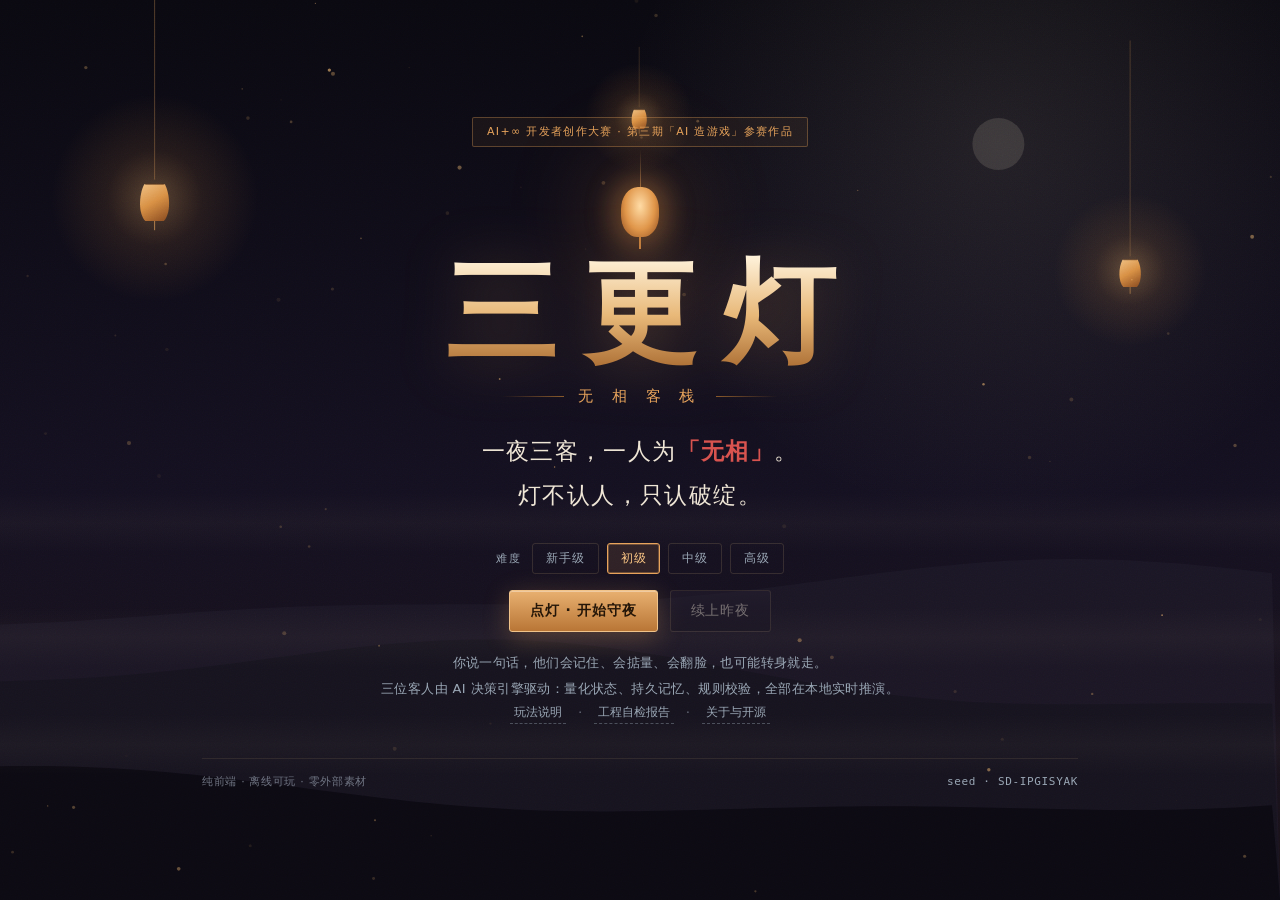
<file: index.html>
<!doctype html>
<html lang="zh-CN">
<head>
<meta charset="utf-8" />
<meta name="viewport" content="width=device-width, initial-scale=1, viewport-fit=cover" />
<meta name="theme-color" content="#0a0910" />
<title>三更灯 · 无相客栈｜AI 原生推理游戏</title>
<meta name="description" content="《三更灯 · 无相客栈》—— 一夜三客，一人为「无相」。AI NPC 带着记忆与脾气自主决策，你只有六盏灯。" />
<link rel="stylesheet" href="assets/style.css" />
</head>
<body>
<canvas id="bg-canvas" aria-hidden="true"></canvas>
<div id="grain" aria-hidden="true"></div>

<!-- ======================= 封面 ======================= -->
<section id="screen-intro" class="screen active">
  <div class="intro-wrap">
    <div class="intro-badge">AI+∞ 开发者创作大赛 · 第三期「AI 造游戏」参赛作品</div>
    <div class="intro-lantern" aria-hidden="true"><span></span></div>
    <h1 class="game-title">三更灯</h1>
    <div class="title-rule"><i></i><span>无 相 客 栈</span><i></i></div>
    <p class="intro-lead">一夜三客，一人为<strong>「无相」</strong>。<br />灯不认人，只认破绽。</p>
    <!-- 先选难度，再点灯；两行「怎么玩」的描述放到按钮下面 -->
    <div class="tier-pick" id="tier-pick" role="radiogroup" aria-label="难度">
      <span class="tier-pick__label">难度</span>
      <button type="button" class="btn btn-small tier-opt" data-action="set-tier" data-tier="novice" role="radio" aria-checked="false">新手级</button>
      <button type="button" class="btn btn-small tier-opt is-on" data-action="set-tier" data-tier="basic" role="radio" aria-checked="true">初级</button>
      <button type="button" class="btn btn-small tier-opt" data-action="set-tier" data-tier="intermediate" role="radio" aria-checked="false">中级</button>
      <button type="button" class="btn btn-small tier-opt" data-action="set-tier" data-tier="advanced" role="radio" aria-checked="false">高级</button>
    </div>
    <div class="intro-actions">
      <button class="btn btn-primary" id="btn-start">点灯 · 开始守夜</button>
      <button class="btn" id="btn-continue">续上昨夜</button>
    </div>
    <p class="intro-sub">你说一句话，他们会记住、会掂量、会翻脸，也可能转身就走。<br />三位客人由 AI 决策引擎驱动：量化状态、持久记忆、规则校验，全部在本地实时推演。</p>
    <div class="intro-links">
      <button class="linkbtn" data-modal="howto">玩法说明</button>
      <span>·</span>
      <button class="linkbtn" data-modal="selftest">工程自检报告</button>
      <span>·</span>
      <button class="linkbtn" data-modal="about">关于与开源</button>
    </div>
    <div class="intro-foot">
      <span>纯前端 · 离线可玩 · 零外部素材</span>
      <span id="intro-seed"></span>
    </div>
  </div>
</section>

<!-- ======================= 游戏主屏 · 五幕分步 ======================= -->
<section id="screen-game" class="screen">
  <header class="topbar">
    <div class="tb-left">
      <button class="icon-btn" id="btn-home" title="回到封面">⌂</button>
      <div class="tb-title"><strong id="tb-night">第一夜</strong><span id="tb-phase">掌柜，客人都到齐了</span></div>
    </div>
    <div class="tb-center">
      <div class="lamps" id="tb-lamps" aria-label="剩余灯数"></div>
      <div class="tb-lamp-label"><span id="tb-lamp-text">6 / 6 盏</span></div>
    </div>
    <div class="tb-right">
      <div class="tb-score">累计 <b id="tb-score">0</b></div>
      <span class="tb-tier" id="tb-tier" data-difficulty-tier="basic">初级</span>
      <button class="icon-btn" id="btn-sound" title="音效开关">♪</button>
      <button class="icon-btn" id="btn-ai-toggle" title="AI 决策面板">AI</button>
      <button class="icon-btn" id="btn-help" title="玩法">?</button>
    </div>
  </header>

  <!-- 步骤条：五幕导航（点灯 → 问询 → 推演 → 指认 → 结案） -->
  <nav class="act-bar" id="act-bar" aria-label="守夜步骤">
    <ol class="act-steps" id="act-steps"></ol>
    <div class="act-bar__tip" id="act-tip"></div>
  </nav>

  <div class="game-grid" id="act-stage" data-act="lamp">
    <!-- 左：证词簿（五幕常驻，随时可对） -->
    <aside class="col col-left">
      <div class="panel grow">
        <div class="panel-head"><h2>证词簿</h2><span class="tag" id="stmt-count">0 条</span></div>
        <div class="flaw-pin" id="flaw-pin"></div>
        <div id="statement-list" class="statement-list"></div>
      </div>
    </aside>

    <!-- 中：三扇窗，一次只开一扇（第①幕「点灯」不再单独开窗：开夜卡就是那一幕） -->
    <main class="col col-center" id="act-windows" data-act="ask">

      <!-- 第①幕 · 点灯 → 已并入开夜提示框（js/main.js showNightFlaw） -->

      <!-- 第二幕 · 逐客问询（三人自上而下排开，点谁问谁） -->
      <section class="act" data-act="ask">
        <div id="guest-row" class="guest-row stack"></div>

        <!-- 柜上物证：精简一行一件，压在对话之上（全文点开看） -->
        <div class="panel clue-strip">
          <div class="panel-head"><h2>柜上物证</h2><span class="tag" id="clue-count">1 件</span><span class="clue-hint">点看全文 · 「对簿」三人同答</span></div>
          <div id="clue-list" class="clue-list"></div>
        </div>

        <div class="dialogue-wrap panel">
          <div class="panel-head"><h2>灯下对话</h2><span class="tag" id="turn-tag">第 0 回</span></div>
          <div id="dialogue" class="dialogue" aria-live="polite"></div>
        </div>

        <div class="action-dock panel">
          <div class="dock-head">
            <span class="dock-label">话头</span>
            <div class="tone-group" id="tone-group"></div>
          </div>
          <div id="topic-row" class="topic-row"></div>
          <div class="dock-foot">
            <button class="btn btn-small" id="btn-listen">添茶 · 缓一口气 <em>耗 1 灯</em></button>
            <button class="btn btn-small" id="btn-act-deduce">问完了 · AI推演</button>
            <button class="btn btn-small btn-danger" id="btn-accuse">点灯 · 指认无相</button>
          </div>
        </div>
      </section>

      <!-- 第三幕 · 推演 -->
      <section class="act" data-act="deduce">
        <div class="act-card wide">
          <div class="act-eyebrow">第 三 步 · 推 演</div>
          <h2 class="act-title">把物证与证词摊开</h2>
          <div id="logic-stage" class="logic-stage"></div>
          <div class="act-actions">
            <button class="btn" id="btn-act-back-ask">回去再问两句</button>
            <button class="btn btn-primary" id="btn-act-to-accuse">锁定了 · 去指认</button>
          </div>
        </div>
      </section>

      <!-- 第四幕 · 指认 -->
      <section class="act" data-act="accuse">
        <div class="act-card wide">
          <div class="act-eyebrow">第 四 步 · 指 认</div>
          <h2 class="act-title">灯一亮，就收不回来了</h2>
          <p class="act-lead">选一位。选错，灯灭人走。</p>
          <div id="accuse-stage" class="accuse-stage"></div>
          <div class="act-actions">
            <button class="btn" id="btn-act-back-deduce">再想想</button>
          </div>
        </div>
      </section>
    </main>

    <!-- 右：AI 决策透明面板 -->
    <aside class="col col-right" id="col-right">
      <div class="panel ai-panel">
        <div class="panel-head"><h2>AI 决策轨迹</h2><span class="tag live">实时</span></div>
        <div id="ai-panel" class="ai-panel-body"></div>
      </div>
    </aside>
  </div>
</section>

<!-- ======================= 单夜结算 ======================= -->
<section id="screen-result" class="screen">
  <div class="result-wrap">
    <div class="result-ornament" id="result-ornament">◈</div>
    <div class="result-eyebrow" id="result-eyebrow">第 一 夜 · 结 局</div>
    <h2 class="result-title" id="result-title">破晓</h2>
    <p class="result-desc" id="result-desc"></p>
    <div class="result-score"><span>本夜得分</span><b id="result-score">0</b></div>
    <div class="result-reveal" id="result-reveal"></div>
    <div class="result-belief" id="result-belief"></div>
    <div class="result-review" id="result-review"></div>
    <div class="result-actions">
      <button class="btn btn-primary" id="btn-next-night">接着守下一夜</button>
      <button class="btn" id="btn-retry-night">重来这一夜</button>
      <button class="btn btn-ghost" id="btn-copy-share">复制分享卡</button>
    </div>
    <div class="result-foot" id="result-foot"></div>
  </div>
</section>

<!-- ======================= 三夜通关 ======================= -->
<section id="screen-finale" class="screen">
  <div class="result-wrap">
    <div class="result-ornament">✦</div>
    <div class="result-eyebrow">三 夜 已 尽</div>
    <h2 class="result-title" id="finale-title">守夜人</h2>
    <p class="result-desc" id="finale-desc"></p>
    <div class="finale-table" id="finale-table"></div>
    <div class="result-actions">
      <button class="btn btn-primary" id="btn-new-run">换一批客人，再守三夜</button>
      <button class="btn" id="btn-finale-agent">看影子掌柜复盘</button>
      <button class="btn btn-ghost" id="btn-finale-copy">复制通关文案</button>
    </div>
    <div class="result-foot">感谢试玩 · 作品与完整源码见「关于与开源」</div>
  </div>
</section>

<div id="modal-root"></div>
<div id="toast" role="status"></div>

<script src="js/core.js"></script>
<script src="js/difficulty.js"></script>
<script src="js/logic.js"></script>
<script src="js/director.js"></script>
<script src="js/npc.js"></script>
<script src="js/llm.js"></script>
<script src="js/llm-config.js"></script>
<script src="js/game.js"></script>
<script src="js/agent.js"></script>
<script src="js/ui.js"></script>
<script src="js/guide.js"></script>
<script src="js/main.js"></script>
</body>
</html>
</file>
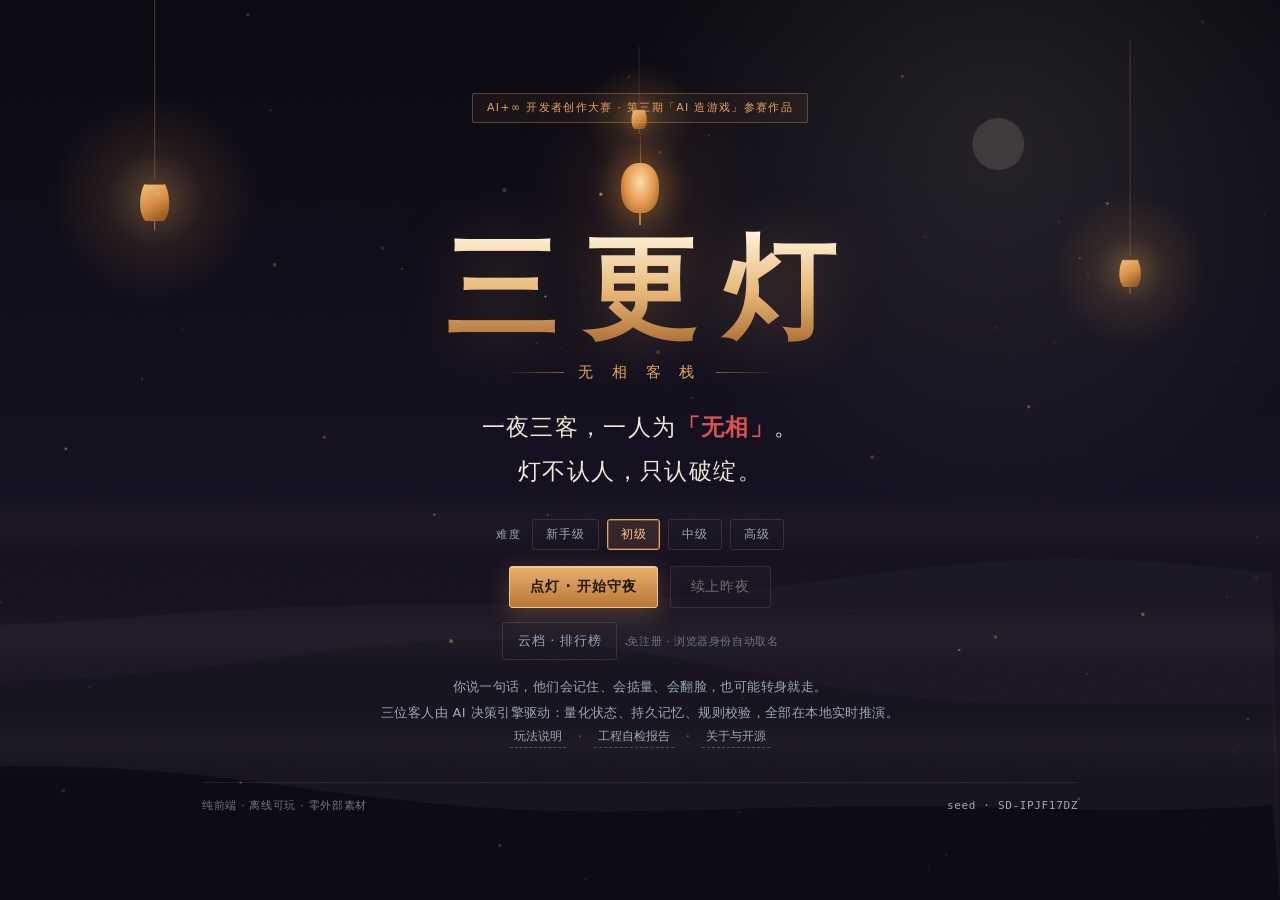
<file: cloud-edition/index.html>
<!doctype html>
<html lang="zh-CN">
<head>
<meta charset="utf-8" />
<meta name="viewport" content="width=device-width, initial-scale=1, viewport-fit=cover" />
<meta name="theme-color" content="#0a0910" />
<title>三更灯 · 无相客栈｜AI 原生推理游戏</title>
<meta name="description" content="《三更灯 · 无相客栈》—— 一夜三客，一人为「无相」。AI NPC 带着记忆与脾气自主决策，你只有六盏灯。" />
<link rel="stylesheet" href="assets/style.css" />
</head>
<body>
<canvas id="bg-canvas" aria-hidden="true"></canvas>
<div id="grain" aria-hidden="true"></div>

<!-- ======================= 封面 ======================= -->
<section id="screen-intro" class="screen active">
  <div class="intro-wrap">
    <div class="intro-badge">AI+∞ 开发者创作大赛 · 第三期「AI 造游戏」参赛作品</div>
    <div class="intro-lantern" aria-hidden="true"><span></span></div>
    <h1 class="game-title">三更灯</h1>
    <div class="title-rule"><i></i><span>无 相 客 栈</span><i></i></div>
    <p class="intro-lead">一夜三客，一人为<strong>「无相」</strong>。<br />灯不认人，只认破绽。</p>
    <!-- 先选难度，再点灯；两行「怎么玩」的描述放到按钮下面 -->
    <div class="tier-pick" id="tier-pick" role="radiogroup" aria-label="难度">
      <span class="tier-pick__label">难度</span>
      <button type="button" class="btn btn-small tier-opt" data-action="set-tier" data-tier="novice" role="radio" aria-checked="false">新手级</button>
      <button type="button" class="btn btn-small tier-opt is-on" data-action="set-tier" data-tier="basic" role="radio" aria-checked="true">初级</button>
      <button type="button" class="btn btn-small tier-opt" data-action="set-tier" data-tier="intermediate" role="radio" aria-checked="false">中级</button>
      <button type="button" class="btn btn-small tier-opt" data-action="set-tier" data-tier="advanced" role="radio" aria-checked="false">高级</button>
    </div>
    <div class="intro-actions">
      <button class="btn btn-primary" id="btn-start">点灯 · 开始守夜</button>
      <button class="btn" id="btn-continue">续上昨夜</button>
    </div>
    <div class="cloud-bar">
      <button type="button" class="btn btn-ghost btn-small" id="btn-cloud">云档 · 排行榜</button>
      <span>免注册 · 浏览器身份自动取名</span>
    </div>
    <p class="intro-sub">你说一句话，他们会记住、会掂量、会翻脸，也可能转身就走。<br />三位客人由 AI 决策引擎驱动：量化状态、持久记忆、规则校验，全部在本地实时推演。</p>
    <div class="intro-links">
      <button class="linkbtn" data-modal="howto">玩法说明</button>
      <span>·</span>
      <button class="linkbtn" data-modal="selftest">工程自检报告</button>
      <span>·</span>
      <button class="linkbtn" data-modal="about">关于与开源</button>
    </div>
    <div class="intro-foot">
      <span>纯前端 · 离线可玩 · 零外部素材</span>
      <span id="intro-seed"></span>
    </div>
  </div>
</section>

<!-- ======================= 游戏主屏 · 五幕分步 ======================= -->
<section id="screen-game" class="screen">
  <header class="topbar">
    <div class="tb-left">
      <button class="icon-btn" id="btn-home" title="回到封面">⌂</button>
      <div class="tb-title"><strong id="tb-night">第一夜</strong><span id="tb-phase">掌柜，客人都到齐了</span></div>
    </div>
    <div class="tb-center">
      <div class="lamps" id="tb-lamps" aria-label="剩余灯数"></div>
      <div class="tb-lamp-label"><span id="tb-lamp-text">6 / 6 盏</span></div>
    </div>
    <div class="tb-right">
      <div class="tb-score">累计 <b id="tb-score">0</b></div>
      <span class="tb-tier" id="tb-tier" data-difficulty-tier="basic">初级</span>
      <button class="icon-btn" id="btn-sound" title="音效开关">♪</button>
      <button class="icon-btn" id="btn-ai-toggle" title="AI 决策面板">AI</button>
      <button class="icon-btn" id="btn-cloud-game" title="云档 · 排行榜">☁</button>
      <button class="icon-btn" id="btn-help" title="玩法">?</button>
    </div>
  </header>

  <!-- 步骤条：五幕导航（点灯 → 问询 → 推演 → 指认 → 结案） -->
  <nav class="act-bar" id="act-bar" aria-label="守夜步骤">
    <ol class="act-steps" id="act-steps"></ol>
    <div class="act-bar__tip" id="act-tip"></div>
  </nav>

  <div class="game-grid" id="act-stage" data-act="lamp">
    <!-- 左：证词簿（五幕常驻，随时可对） -->
    <aside class="col col-left">
      <div class="panel grow">
        <div class="panel-head"><h2>证词簿</h2><span class="tag" id="stmt-count">0 条</span></div>
        <div class="flaw-pin" id="flaw-pin"></div>
        <div id="statement-list" class="statement-list"></div>
      </div>
    </aside>

    <!-- 中：三扇窗，一次只开一扇（第①幕「点灯」不再单独开窗：开夜卡就是那一幕） -->
    <main class="col col-center" id="act-windows" data-act="ask">

      <!-- 第①幕 · 点灯 → 已并入开夜提示框（js/main.js showNightFlaw） -->

      <!-- 第二幕 · 逐客问询（三人自上而下排开，点谁问谁） -->
      <section class="act" data-act="ask">
        <div id="guest-row" class="guest-row stack"></div>

        <!-- 柜上物证：精简一行一件，压在对话之上（全文点开看） -->
        <div class="panel clue-strip">
          <div class="panel-head"><h2>柜上物证</h2><span class="tag" id="clue-count">1 件</span><span class="clue-hint">点看全文 · 「对簿」三人同答</span></div>
          <div id="clue-list" class="clue-list"></div>
        </div>

        <div class="dialogue-wrap panel">
          <div class="panel-head"><h2>灯下对话</h2><span class="tag" id="turn-tag">第 0 回</span></div>
          <div id="dialogue" class="dialogue" aria-live="polite"></div>
        </div>

        <div class="action-dock panel">
          <div class="dock-head">
            <span class="dock-label">话头</span>
            <div class="tone-group" id="tone-group"></div>
          </div>
          <div id="topic-row" class="topic-row"></div>
          <div class="dock-foot">
            <button class="btn btn-small" id="btn-listen">添茶 · 缓一口气 <em>耗 1 灯</em></button>
            <button class="btn btn-small" id="btn-act-deduce">问完了 · AI推演</button>
            <button class="btn btn-small btn-danger" id="btn-accuse">点灯 · 指认无相</button>
          </div>
        </div>
      </section>

      <!-- 第三幕 · 推演 -->
      <section class="act" data-act="deduce">
        <div class="act-card wide">
          <div class="act-eyebrow">第 三 步 · 推 演</div>
          <h2 class="act-title">把物证与证词摊开</h2>
          <div id="logic-stage" class="logic-stage"></div>
          <div class="act-actions">
            <button class="btn" id="btn-act-back-ask">回去再问两句</button>
            <button class="btn btn-primary" id="btn-act-to-accuse">锁定了 · 去指认</button>
          </div>
        </div>
      </section>

      <!-- 第四幕 · 指认 -->
      <section class="act" data-act="accuse">
        <div class="act-card wide">
          <div class="act-eyebrow">第 四 步 · 指 认</div>
          <h2 class="act-title">灯一亮，就收不回来了</h2>
          <p class="act-lead">选一位。选错，灯灭人走。</p>
          <div id="accuse-stage" class="accuse-stage"></div>
          <div class="act-actions">
            <button class="btn" id="btn-act-back-deduce">再想想</button>
          </div>
        </div>
      </section>
    </main>

    <!-- 右：AI 决策透明面板 -->
    <aside class="col col-right" id="col-right">
      <div class="panel ai-panel">
        <div class="panel-head"><h2>AI 决策轨迹</h2><span class="tag live">实时</span></div>
        <div id="ai-panel" class="ai-panel-body"></div>
      </div>
    </aside>
  </div>
</section>

<!-- ======================= 单夜结算 ======================= -->
<section id="screen-result" class="screen">
  <div class="result-wrap">
    <div class="result-ornament" id="result-ornament">◈</div>
    <div class="result-eyebrow" id="result-eyebrow">第 一 夜 · 结 局</div>
    <h2 class="result-title" id="result-title">破晓</h2>
    <p class="result-desc" id="result-desc"></p>
    <div class="result-score"><span>本夜得分</span><b id="result-score">0</b></div>
    <div class="result-reveal" id="result-reveal"></div>
    <div class="result-belief" id="result-belief"></div>
    <div class="result-review" id="result-review"></div>
    <div class="result-actions">
      <button class="btn btn-primary" id="btn-next-night">接着守下一夜</button>
      <button class="btn" id="btn-retry-night">重来这一夜</button>
      <button class="btn btn-ghost" id="btn-copy-share">复制分享卡</button>
    </div>
    <div class="result-foot" id="result-foot"></div>
  </div>
</section>

<!-- ======================= 三夜通关 ======================= -->
<section id="screen-finale" class="screen">
  <div class="result-wrap">
    <div class="result-ornament">✦</div>
    <div class="result-eyebrow">三 夜 已 尽</div>
    <h2 class="result-title" id="finale-title">守夜人</h2>
    <p class="result-desc" id="finale-desc"></p>
    <div class="finale-table" id="finale-table"></div>
    <div class="result-actions">
      <button class="btn btn-primary" id="btn-new-run">换一批客人，再守三夜</button>
      <button class="btn" id="btn-finale-agent">看影子掌柜复盘</button>
      <button class="btn btn-ghost" id="btn-finale-copy">复制通关文案</button>
      <button class="btn btn-ghost" id="btn-cloud-finale">上传成绩 · 排行榜</button>
    </div>
    <div class="result-foot">感谢试玩 · 作品与完整源码见「关于与开源」</div>
  </div>
</section>

<div id="modal-root"></div>
<div id="toast" role="status"></div>

<script src="js/core.js"></script>
<script src="js/difficulty.js"></script>
<script src="js/logic.js"></script>
<script src="js/director.js"></script>
<script src="js/npc.js"></script>
<script src="js/llm.js"></script>
<script src="js/llm-config.js"></script>
<script src="js/game.js"></script>
<script src="js/agent.js"></script>
<script src="js/ui.js"></script>
<script src="js/guide.js"></script>
<script src="js/main.js"></script>
<script src="js/cloud-config.js"></script>
<script src="js/cloud-save.js"></script>
</body>
</html>
</file>
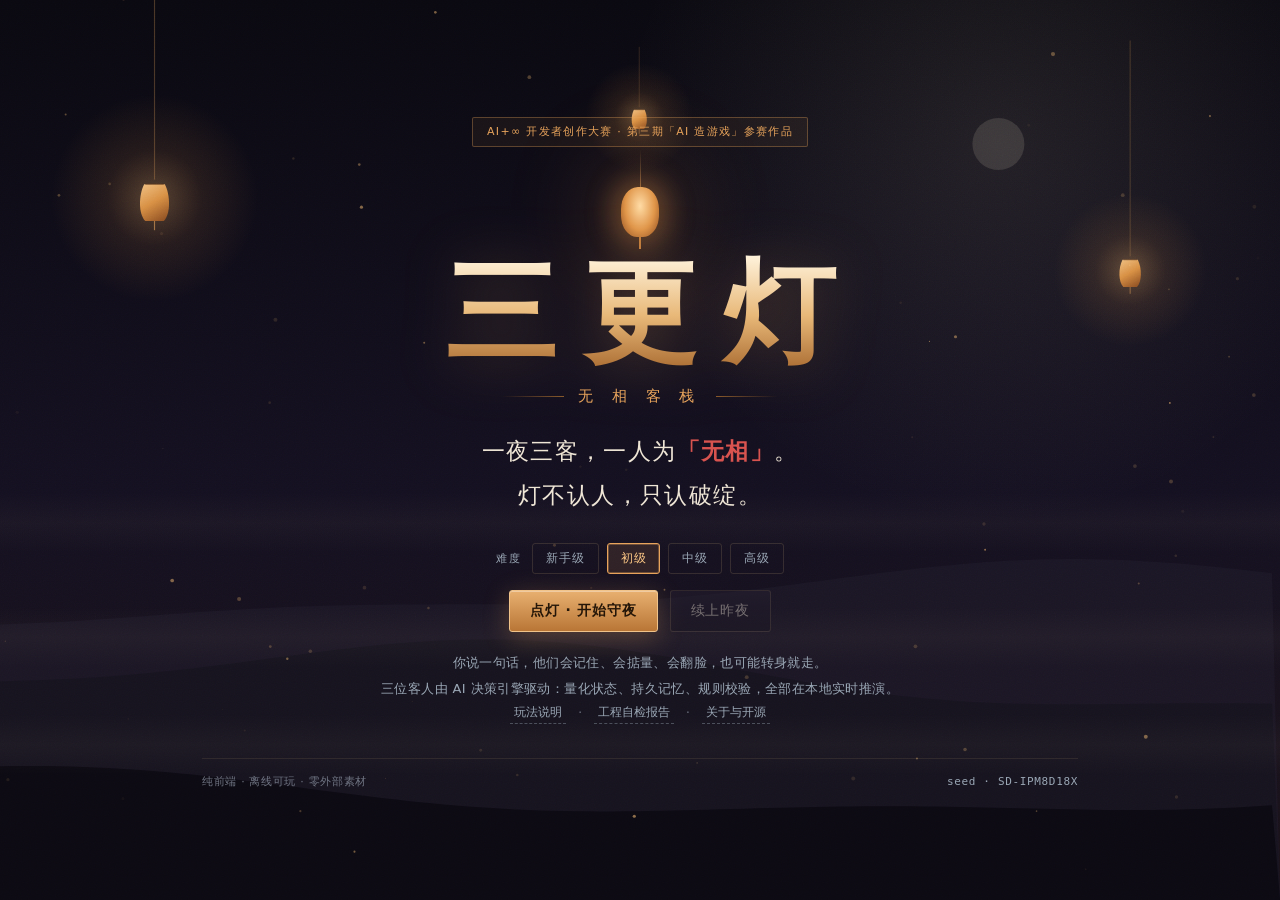
<file: studio-edition/index.html>
<!doctype html>
<html lang="zh-CN">
<head>
<meta charset="utf-8" />
<meta name="viewport" content="width=device-width, initial-scale=1, viewport-fit=cover" />
<meta name="theme-color" content="#0a0910" />
<title>三更灯 · 无相客栈｜AI 原生推理游戏</title>
<meta name="description" content="《三更灯 · 无相客栈》—— 一夜三客，一人为「无相」。AI NPC 带着记忆与脾气自主决策，你只有六盏灯。" />
<link rel="stylesheet" href="assets/style.css" />
</head>
<body>
<canvas id="bg-canvas" aria-hidden="true"></canvas>
<div id="grain" aria-hidden="true"></div>

<!-- ======================= 封面 ======================= -->
<section id="screen-intro" class="screen active">
  <div class="intro-wrap">
    <div class="intro-badge">AI+∞ 开发者创作大赛 · 第三期「AI 造游戏」参赛作品</div>
    <div class="intro-lantern" aria-hidden="true"><span></span></div>
    <h1 class="game-title">三更灯</h1>
    <div class="title-rule"><i></i><span>无 相 客 栈</span><i></i></div>
    <p class="intro-lead">一夜三客，一人为<strong>「无相」</strong>。<br />灯不认人，只认破绽。</p>
    <!-- 先选难度，再点灯；两行「怎么玩」的描述放到按钮下面 -->
    <div class="tier-pick" id="tier-pick" role="radiogroup" aria-label="难度">
      <span class="tier-pick__label">难度</span>
      <button type="button" class="btn btn-small tier-opt" data-action="set-tier" data-tier="novice" role="radio" aria-checked="false">新手级</button>
      <button type="button" class="btn btn-small tier-opt is-on" data-action="set-tier" data-tier="basic" role="radio" aria-checked="true">初级</button>
      <button type="button" class="btn btn-small tier-opt" data-action="set-tier" data-tier="intermediate" role="radio" aria-checked="false">中级</button>
      <button type="button" class="btn btn-small tier-opt" data-action="set-tier" data-tier="advanced" role="radio" aria-checked="false">高级</button>
    </div>
    <div class="intro-actions">
      <button class="btn btn-primary" id="btn-start">点灯 · 开始守夜</button>
      <button class="btn" id="btn-continue">续上昨夜</button>
    </div>
    <div class="cloud-bar" data-cloud-only>
      <button type="button" class="btn btn-ghost btn-small" id="btn-cloud" data-cloud-only>云档 · 排行榜</button>
      <span>免注册 · 浏览器身份自动取名</span>
    </div>
    <p class="intro-sub">你说一句话，他们会记住、会掂量、会翻脸，也可能转身就走。<br />三位客人由 AI 决策引擎驱动：量化状态、持久记忆、规则校验，全部在本地实时推演。</p>
    <div class="intro-links">
      <button class="linkbtn" data-modal="howto">玩法说明</button>
      <span>·</span>
      <button class="linkbtn" data-modal="selftest">工程自检报告</button>
      <span>·</span>
      <button class="linkbtn" data-modal="about">关于与开源</button>
    </div>
    <div class="intro-foot">
      <span>纯前端 · 离线可玩 · 零外部素材</span>
      <span id="intro-seed"></span>
    </div>
  </div>
</section>

<!-- ======================= 游戏主屏 · 五幕分步 ======================= -->
<section id="screen-game" class="screen">
  <header class="topbar">
    <div class="tb-left">
      <button class="icon-btn" id="btn-home" title="回到封面">⌂</button>
      <div class="tb-title"><strong id="tb-night">第一夜</strong><span id="tb-phase">掌柜，客人都到齐了</span></div>
    </div>
    <div class="tb-center">
      <div class="lamps" id="tb-lamps" aria-label="剩余灯数"></div>
      <div class="tb-lamp-label"><span id="tb-lamp-text">6 / 6 盏</span></div>
    </div>
    <div class="tb-right">
      <div class="tb-score">累计 <b id="tb-score">0</b></div>
      <span class="tb-tier" id="tb-tier" data-difficulty-tier="basic">初级</span>
      <button class="icon-btn" id="btn-sound" title="音效开关">♪</button>
      <button class="icon-btn" id="btn-ai-toggle" title="AI 决策面板">AI</button>
      <button class="icon-btn" id="btn-cloud-game" title="云档 · 排行榜" data-cloud-only>☁</button>
      <button class="icon-btn" id="btn-help" title="玩法">?</button>
    </div>
  </header>

  <!-- 步骤条：五幕导航（点灯 → 问询 → 推演 → 指认 → 结案） -->
  <nav class="act-bar" id="act-bar" aria-label="守夜步骤">
    <ol class="act-steps" id="act-steps"></ol>
    <div class="act-bar__tip" id="act-tip"></div>
  </nav>

  <div class="game-grid" id="act-stage" data-act="lamp">
    <!-- 左：证词簿（五幕常驻，随时可对） -->
    <aside class="col col-left">
      <div class="panel grow">
        <div class="panel-head"><h2>证词簿</h2><span class="tag" id="stmt-count">0 条</span></div>
        <div class="flaw-pin" id="flaw-pin"></div>
        <div id="statement-list" class="statement-list"></div>
      </div>
    </aside>

    <!-- 中：三扇窗，一次只开一扇（第①幕「点灯」不再单独开窗：开夜卡就是那一幕） -->
    <main class="col col-center" id="act-windows" data-act="ask">

      <!-- 第①幕 · 点灯 → 已并入开夜提示框（js/main.js showNightFlaw） -->

      <!-- 第二幕 · 逐客问询（三人自上而下排开，点谁问谁） -->
      <section class="act" data-act="ask">
        <div id="guest-row" class="guest-row stack"></div>

        <!-- 柜上物证：精简一行一件，压在对话之上（全文点开看） -->
        <div class="panel clue-strip">
          <div class="panel-head"><h2>柜上物证</h2><span class="tag" id="clue-count">1 件</span><span class="clue-hint">点看全文 · 「对簿」三人同答</span></div>
          <div id="clue-list" class="clue-list"></div>
        </div>

        <div class="dialogue-wrap panel">
          <div class="panel-head"><h2>灯下对话</h2><span class="tag" id="turn-tag">第 0 回</span></div>
          <div id="dialogue" class="dialogue" aria-live="polite"></div>
        </div>

        <div class="action-dock panel">
          <div class="dock-head">
            <span class="dock-label">话头</span>
            <div class="tone-group" id="tone-group"></div>
          </div>
          <div id="topic-row" class="topic-row"></div>
          <div class="dock-foot">
            <button class="btn btn-small" id="btn-listen">添茶 · 缓一口气 <em>耗 1 灯</em></button>
            <button class="btn btn-small" id="btn-act-deduce">问完了 · AI推演</button>
            <button class="btn btn-small btn-danger" id="btn-accuse">点灯 · 指认无相</button>
          </div>
        </div>
      </section>

      <!-- 第三幕 · 推演 -->
      <section class="act" data-act="deduce">
        <div class="act-card wide">
          <div class="act-eyebrow">第 三 步 · 推 演</div>
          <h2 class="act-title">把物证与证词摊开</h2>
          <div id="logic-stage" class="logic-stage"></div>
          <div class="act-actions">
            <button class="btn" id="btn-act-back-ask">回去再问两句</button>
            <button class="btn btn-primary" id="btn-act-to-accuse">锁定了 · 去指认</button>
          </div>
        </div>
      </section>

      <!-- 第四幕 · 指认 -->
      <section class="act" data-act="accuse">
        <div class="act-card wide">
          <div class="act-eyebrow">第 四 步 · 指 认</div>
          <h2 class="act-title">灯一亮，就收不回来了</h2>
          <p class="act-lead">选一位。选错，灯灭人走。</p>
          <div id="accuse-stage" class="accuse-stage"></div>
          <div class="act-actions">
            <button class="btn" id="btn-act-back-deduce">再想想</button>
          </div>
        </div>
      </section>
    </main>

    <!-- 右：AI 决策透明面板 -->
    <aside class="col col-right" id="col-right">
      <div class="panel ai-panel">
        <div class="panel-head"><h2>AI 决策轨迹</h2><span class="tag live">实时</span></div>
        <div id="ai-panel" class="ai-panel-body"></div>
      </div>
    </aside>
  </div>
</section>

<!-- ======================= 单夜结算 ======================= -->
<section id="screen-result" class="screen">
  <div class="result-wrap">
    <div class="result-ornament" id="result-ornament">◈</div>
    <div class="result-eyebrow" id="result-eyebrow">第 一 夜 · 结 局</div>
    <h2 class="result-title" id="result-title">破晓</h2>
    <p class="result-desc" id="result-desc"></p>
    <div class="result-score"><span>本夜得分</span><b id="result-score">0</b></div>
    <div class="result-reveal" id="result-reveal"></div>
    <div class="result-belief" id="result-belief"></div>
    <div class="result-review" id="result-review"></div>
    <div class="result-actions">
      <button class="btn btn-primary" id="btn-next-night">接着守下一夜</button>
      <button class="btn" id="btn-retry-night">重来这一夜</button>
      <button class="btn btn-ghost" id="btn-copy-share">复制分享卡</button>
    </div>
    <div class="result-foot" id="result-foot"></div>
  </div>
</section>

<!-- ======================= 三夜通关 ======================= -->
<section id="screen-finale" class="screen">
  <div class="result-wrap">
    <div class="result-ornament">✦</div>
    <div class="result-eyebrow">三 夜 已 尽</div>
    <h2 class="result-title" id="finale-title">守夜人</h2>
    <p class="result-desc" id="finale-desc"></p>
    <div class="finale-table" id="finale-table"></div>
    <div class="result-actions">
      <button class="btn btn-primary" id="btn-new-run">换一批客人，再守三夜</button>
      <button class="btn" id="btn-finale-agent">看影子掌柜复盘</button>
      <button class="btn btn-ghost" id="btn-finale-copy">复制通关文案</button>
      <button class="btn btn-ghost" id="btn-cloud-finale" data-cloud-only>同步成绩 · 排行榜</button>
    </div>
    <div class="result-foot">感谢试玩 · 作品与完整源码见「关于与开源」</div>
  </div>
</section>

<div id="modal-root"></div>
<div id="toast" role="status"></div>

<script src="js/core.js"></script>
<script src="js/difficulty.js"></script>
<script src="js/logic.js"></script>
<script src="js/director.js"></script>
<script src="js/npc.js"></script>
<script src="js/llm.js"></script>
<script src="js/llm-config.js"></script>
<script src="js/game.js"></script>
<script src="js/agent.js"></script>
<script src="js/ui.js"></script>
<script src="js/guide.js"></script>
<script src="js/main.js"></script>
<script src="js/ms-cloud.js"></script>
</body>
</html>
</file>
<file: assets/style.css>
/* =====================================================================
 * 三更灯 · 无相客栈  |  style.css
 * 暗色国风「灯下夜谈」视觉体系。所有纹理、光晕、立绘均由 CSS/SVG/Canvas
 * 程序化生成，未引入任何图片、字体或音频文件。
 * ===================================================================== */
:root{
  --bg:#0a0910; --bg-2:#100e18; --bg-3:#171420;
  --panel:rgba(23,20,32,.82); --panel-2:rgba(31,26,42,.72);
  --line:rgba(200,170,120,.20); --line-2:rgba(200,170,120,.34);
  --ink:#efe6d6; --label:#c4ced8; --muted:#9aa7b5; --dim:#6f7482;
  --amber:#e8a45c; --amber-lt:#ffc987; --amber-dk:#8a5a2b;
  --jade:#5fd1b2; --crimson:#d8534f; --violet:#9b8fd8;
  --shadow:0 18px 48px rgba(0,0,0,.55);
  --serif:"Songti SC","Noto Serif CJK SC","Source Han Serif SC","STSong",SimSun,serif;
  --sans:"PingFang SC","Microsoft YaHei","Noto Sans CJK SC",system-ui,sans-serif;
}
*{box-sizing:border-box;-webkit-tap-highlight-color:transparent}
html,body{height:100%}
body{
  margin:0;background:var(--bg);color:var(--ink);font-family:var(--sans);
  font-size:14px;line-height:1.6;overflow:hidden;
  -webkit-font-smoothing:antialiased;
}
button{font-family:inherit;color:inherit;cursor:pointer}
button:disabled{cursor:not-allowed;opacity:.42}
h1,h2,h3,p{margin:0}
::-webkit-scrollbar{width:6px;height:6px}
::-webkit-scrollbar-thumb{background:rgba(200,170,120,.25);border-radius:6px}
::-webkit-scrollbar-track{background:transparent}

#bg-canvas{position:fixed;inset:0;width:100%;height:100%;z-index:0;display:block}
#grain{
  position:fixed;inset:0;z-index:1;pointer-events:none;opacity:.32;mix-blend-mode:soft-light;
  background-image:url("data:image/svg+xml;utf8,<svg xmlns='http://www.w3.org/2000/svg' width='160' height='160'><filter id='n'><feTurbulence type='fractalNoise' baseFrequency='.85' numOctaves='3' stitchTiles='stitch'/></filter><rect width='100%25' height='100%25' filter='url(%23n)' opacity='.5'/></svg>");
}
.screen{position:fixed;inset:0;z-index:2;display:none;overflow:auto}
.screen.active{display:block;animation:screenIn .45s ease both}
@keyframes screenIn{from{opacity:0;transform:translateY(8px)}to{opacity:1;transform:none}}

/* ---------------- 通用组件 ---------------- */
.btn{
  border:1px solid var(--line-2);background:linear-gradient(180deg,rgba(43,36,54,.92),rgba(24,20,32,.92));
  color:var(--ink);padding:11px 20px;border-radius:3px;font-size:14px;letter-spacing:.06em;
  transition:.2s ease;position:relative;white-space:nowrap;
}
.btn:hover:not(:disabled){border-color:var(--amber);color:var(--amber-lt);transform:translateY(-2px);box-shadow:0 8px 22px rgba(232,164,92,.16)}
.btn:active:not(:disabled){transform:translateY(0)}
.btn-primary{
  background:linear-gradient(180deg,#e8b070,#b97636);border-color:#f0c38a;color:#241608;font-weight:700;
  box-shadow:0 6px 26px rgba(232,164,92,.28),inset 0 1px 0 rgba(255,255,255,.35);
}
.btn-primary:hover:not(:disabled){background:linear-gradient(180deg,#ffc98a,#c9853f);color:#241608;box-shadow:0 10px 34px rgba(232,164,92,.42)}
.btn-ghost{background:transparent;border-color:rgba(200,170,120,.18);color:var(--muted)}
.btn-danger{border-color:rgba(216,83,79,.5);color:#f0a9a4;background:linear-gradient(180deg,rgba(80,32,34,.7),rgba(36,20,26,.8))}
.btn-danger:hover:not(:disabled){border-color:var(--crimson);color:#ffd0cc;box-shadow:0 8px 22px rgba(216,83,79,.2)}
.btn-small{padding:9px 15px;font-size:13px}
.btn em{font-style:normal;font-size:11px;color:var(--dim);margin-left:6px}
.icon-btn{
  width:32px;height:32px;border:1px solid var(--line);background:rgba(20,17,28,.7);
  border-radius:3px;color:var(--label);font-size:13px;display:grid;place-items:center;transition:.2s;
}
.icon-btn:hover{border-color:var(--amber);color:var(--amber-lt)}
.icon-btn.on{border-color:var(--amber);color:var(--amber-lt);background:rgba(232,164,92,.12)}
.linkbtn{background:none;border:0;color:var(--muted);font-size:12px;padding:2px 4px;border-bottom:1px dashed rgba(154,167,181,.4)}
.linkbtn:hover{color:var(--amber-lt);border-color:var(--amber)}
.mini-btn{width:100%;margin-top:10px;background:rgba(155,143,216,.08);border:1px dashed rgba(155,143,216,.4);color:var(--label);padding:7px;border-radius:3px;font-size:12px}
.mini-btn:hover{background:rgba(155,143,216,.18);color:#fff}
.tag{font-size:11px;color:var(--muted);border:1px solid var(--line);padding:1px 7px;border-radius:2px;letter-spacing:.05em}
.tag.live{color:var(--jade);border-color:rgba(95,209,178,.4);animation:pulse 2.4s infinite}
@keyframes pulse{0%,100%{opacity:1}50%{opacity:.5}}

.panel{
  background:var(--panel);border:1px solid var(--line);border-radius:4px;
  box-shadow:var(--shadow);backdrop-filter:blur(10px);position:relative;overflow:hidden;
}
.panel::before{
  content:"";position:absolute;inset:0;pointer-events:none;opacity:.35;
  background:repeating-linear-gradient(0deg,transparent 0 3px,rgba(255,255,255,.012) 3px 4px);
}
.panel-head{display:flex;align-items:center;justify-content:space-between;padding:10px 13px;border-bottom:1px solid var(--line);background:rgba(255,255,255,.018)}
.panel-head h2{font-family:var(--serif);font-size:14px;font-weight:600;letter-spacing:.16em;color:var(--amber-lt)}

/* ---------------- 封面 ---------------- */
#screen-intro{display:none}
#screen-intro.active{display:grid;place-items:center}
.intro-wrap{position:relative;text-align:center;padding:34px 22px 26px;max-width:920px;width:100%;z-index:2}
.intro-badge{
  display:inline-block;font-size:11px;letter-spacing:.12em;color:var(--amber);
  border:1px solid rgba(232,164,92,.32);background:rgba(232,164,92,.06);
  padding:5px 14px;border-radius:2px;margin-bottom:26px;
}
.intro-lantern{height:78px;position:relative;margin-bottom:4px}
.intro-lantern::before{content:"";position:absolute;left:50%;top:-24px;width:1px;height:40px;background:linear-gradient(180deg,transparent,rgba(232,164,92,.5))}
.intro-lantern span{
  position:absolute;left:50%;top:14px;transform:translateX(-50%);width:38px;height:50px;border-radius:44% 44% 42% 42%;
  background:radial-gradient(ellipse at 50% 38%,#ffdca6,#e0964a 55%,#8d4a1e);
  box-shadow:0 0 26px 10px rgba(232,150,70,.34),0 0 90px 36px rgba(232,150,70,.14);
  animation:sway 5s ease-in-out infinite;
}
.intro-lantern span::after{content:"";position:absolute;left:50%;bottom:-12px;transform:translateX(-50%);width:2px;height:12px;background:#c07c3c}
@keyframes sway{0%,100%{transform:translateX(-50%) rotate(-3deg)}50%{transform:translateX(-50%) rotate(3deg)}}
.game-title{
  font-family:var(--serif);font-size:clamp(58px,11vw,112px);font-weight:700;letter-spacing:.24em;
  text-indent:.24em;line-height:1.05;
  background:linear-gradient(180deg,#fff3dc 0%,#e8b878 52%,#a86a30 100%);
  -webkit-background-clip:text;background-clip:text;color:transparent;
  filter:drop-shadow(0 4px 28px rgba(232,164,92,.28));
}
.title-rule{display:flex;align-items:center;justify-content:center;gap:14px;margin:12px 0 22px;color:var(--amber);font-family:var(--serif);font-size:15px;letter-spacing:.5em}
.title-rule i{display:block;width:62px;height:1px;background:linear-gradient(90deg,transparent,var(--amber-dk))}
.title-rule i:last-child{background:linear-gradient(90deg,var(--amber-dk),transparent)}
.intro-lead{font-family:var(--serif);font-size:clamp(17px,2.4vw,23px);line-height:1.9;color:var(--ink);letter-spacing:.06em}
.intro-lead strong{color:var(--crimson);font-weight:600}
/* 描述文字现在在按钮下面（难度换到按钮上面），上边距由 .intro-actions 的下边距给 */
.intro-sub{margin:0 auto;max-width:640px;color:var(--muted);font-size:13px;line-height:2;letter-spacing:.03em}
.intro-actions{display:flex;gap:12px;justify-content:center;flex-wrap:wrap;margin:16px 0 18px}
.intro-links{display:flex;gap:12px;justify-content:center;align-items:center;color:var(--dim);font-size:12px}
.intro-foot{margin-top:34px;display:flex;justify-content:space-between;gap:12px;color:var(--dim);font-size:11px;letter-spacing:.06em;border-top:1px solid rgba(200,170,120,.12);padding-top:14px;flex-wrap:wrap}
#intro-seed{font-family:ui-monospace,Menlo,Consolas,monospace;color:var(--muted)}

/* ---------------- 顶栏 ---------------- */
#screen-game.active{display:flex;flex-direction:column;overflow:hidden}
.topbar{
  height:58px;flex:0 0 58px;display:flex;align-items:center;justify-content:space-between;gap:12px;
  padding:0 16px;border-bottom:1px solid var(--line);background:rgba(12,10,18,.78);backdrop-filter:blur(12px);z-index:5;
}
.tb-left,.tb-right,.tb-center{display:flex;align-items:center;gap:10px}
.tb-title strong{display:block;font-family:var(--serif);font-size:15px;letter-spacing:.14em;color:var(--amber-lt)}
.tb-title span{display:block;font-size:10px;color:var(--dim);letter-spacing:.06em}
.lamps{display:flex;gap:5px}
.lamp{width:12px;height:17px;border-radius:40% 40% 36% 36%;background:rgba(120,100,80,.22);border:1px solid rgba(200,170,120,.22);transition:.35s}
.lamp.on{background:radial-gradient(ellipse at 50% 35%,#ffe0aa,#d98b3f 60%,#8a4a1c);border-color:#f0bd7d;box-shadow:0 0 9px 2px rgba(232,164,92,.55)}
.lamp.out{animation:lampOut .5s ease}
@keyframes lampOut{from{opacity:1;transform:scale(1)}to{opacity:.2;transform:scale(.8)}}
.tb-lamp-label{font-size:11px;color:var(--muted);font-family:ui-monospace,monospace;white-space:nowrap}
.tb-score{font-size:11px;color:var(--muted);white-space:nowrap}
.tb-score b{color:var(--amber-lt);font-size:15px;font-family:ui-monospace,monospace;margin-left:4px}

/* ---------------- 三栏布局 ---------------- */
.game-grid{
  flex:1;min-height:0;display:grid;grid-template-columns:minmax(220px,270px) minmax(430px,1fr) minmax(240px,300px);
  gap:12px;padding:12px;overflow:hidden;
}
.col{min-height:0;display:flex;flex-direction:column;gap:12px;overflow:hidden}
.col-left .panel.grow{flex:1;display:flex;flex-direction:column;min-height:0}
.col-center{gap:10px}
.col-right{min-width:0}
.col-right.hidden{display:none}

/* 柜上物证 · 精简条：一行一件，全文点开（压在「灯下对话」之上） */
.clue-strip{flex:0 0 auto}
.clue-strip .panel-head{justify-content:flex-start;gap:8px;padding:8px 13px}
.clue-hint{font-size:9.5px;color:var(--dim);margin-left:auto;letter-spacing:.04em}
.clue-list{display:flex;flex-wrap:wrap;gap:6px;padding:8px 11px 2px}
.clue{
  flex:1 1 0;min-width:170px;position:relative;cursor:pointer;
  border:1px solid rgba(232,164,92,.26);border-radius:3px;padding:5px 9px 5px 11px;
  background:linear-gradient(135deg,rgba(232,164,92,.08),rgba(232,164,92,.015));transition:.16s;
}
.clue::before{content:"";position:absolute;left:0;top:0;bottom:0;width:2px;background:var(--amber)}
.clue:hover{border-color:rgba(232,164,92,.5);background:linear-gradient(135deg,rgba(232,164,92,.12),rgba(232,164,92,.03))}
.clue-top{display:flex;align-items:baseline;gap:7px;flex-wrap:wrap}
.clue-top b{font-family:var(--serif);font-size:12px;font-weight:400;letter-spacing:.08em;color:var(--amber-lt);white-space:nowrap}
.clue-val{font-size:10px;color:var(--jade);border:1px solid rgba(95,209,178,.32);padding:0 5px;border-radius:2px;white-space:nowrap}
/* 对簿：挂在物证条上的「一盏灯换三人同答」 */
.clue-confront{
  margin-left:auto;flex:0 0 auto;cursor:pointer;
  font-family:var(--serif);font-size:10.5px;letter-spacing:.1em;line-height:1.5;
  color:var(--amber-lt);background:rgba(232,164,92,.10);
  border:1px solid rgba(232,164,92,.42);border-radius:2px;
  padding:1px 6px;transition:.15s;
}
.clue-confront em{font-style:normal;font-size:9px;color:var(--dim);margin-left:4px;letter-spacing:0}
.clue-confront:hover{background:rgba(232,164,92,.22);border-color:var(--amber);color:#fff}
.clue-confront:disabled{opacity:.38;cursor:not-allowed}
.clue-confront:disabled:hover{background:rgba(232,164,92,.10);border-color:rgba(232,164,92,.42);color:var(--amber-lt)}
.clue-txt{margin:2px 0 0;font-size:10.5px;color:var(--dim);line-height:1.55;
  display:-webkit-box;-webkit-line-clamp:1;-webkit-box-orient:vertical;overflow:hidden}
.clue.open{flex:1 1 100%}
.clue.open .clue-txt{display:block;-webkit-line-clamp:unset;color:var(--label)}
/* 证词簿 */
/* 置顶那一行「✓ 找破绽：<判定句>」：整夜都压在证词簿顶上，随时能对一眼 */
.flaw-pin{padding:8px 11px 9px;font-size:11px;color:var(--jade);letter-spacing:.02em;line-height:1.6;
  border-bottom:1px solid rgba(95,209,178,.18);background:rgba(95,209,178,.045)}
.flaw-pin:empty{display:none}
/* 开夜提示框：一步到位交代题面（夜名 / 三客 / 物证真值 / 今夜破绽） */
.nf-night{font-family:var(--serif);font-size:12.5px;letter-spacing:.14em;color:var(--label);margin:0 0 8px}
.nf-rule{font-size:14px;color:var(--ink);line-height:1.7;margin:0 0 6px}
.nf-rule b{color:var(--amber-lt);font-family:var(--serif);font-size:17px;letter-spacing:.02em;
  text-shadow:0 0 18px rgba(255,201,135,.22)}
.nf-drift{margin:4px 0 4px;font-size:11.5px;color:#e0a3a3;line-height:1.7}
.nf-sec{margin-top:14px}
.nf-sec>h5{margin:0 0 7px;font-size:9.5px;font-weight:600;letter-spacing:.22em;color:var(--dim)}
.nf-guests{list-style:none;margin:0;padding:0;display:flex;gap:8px;flex-wrap:wrap}
.nf-guests li{flex:1 1 0;min-width:88px;border:1px solid var(--line);border-radius:6px;
  padding:7px 9px;background:rgba(255,255,255,.022);display:flex;flex-direction:column;gap:2px}
.nf-guests b{font-family:var(--serif);font-size:13.5px;color:var(--amber-lt);letter-spacing:.06em}
.nf-guests span{font-size:10px;color:var(--dim);letter-spacing:.06em}
.nf-clues{list-style:none;margin:0;padding:0;display:flex;flex-direction:column;gap:5px}
.nf-clues li{display:flex;gap:9px;align-items:baseline;border-left:2px solid rgba(232,164,92,.42);
  padding:4px 9px;background:rgba(255,255,255,.022);font-size:11.5px}
.nf-clues b{flex:0 0 auto;font-family:var(--serif);color:var(--amber-lt);letter-spacing:.04em}
.nf-clues span{color:var(--muted)}
.nf-clues em{font-style:normal;color:var(--jade);font-weight:600;letter-spacing:.02em}
.nf-foot{margin:12px 0 0;font-size:10.5px;line-height:1.65}
.statement-list{flex:1;min-height:0;overflow:auto;padding:9px 11px;display:flex;flex-direction:column;gap:7px}
.stmt{border-left:2px solid rgba(155,143,216,.5);padding:5px 8px;background:rgba(255,255,255,.025);font-size:11.5px;color:var(--label);line-height:1.7}
.stmt .who{color:var(--amber-lt);font-family:var(--serif);margin-right:5px}
.stmt .topic{color:var(--muted);font-size:10px;border:1px solid var(--line);padding:0 4px;margin-right:5px}
.stmt mark{background:rgba(95,209,178,.16);color:#a8f0da;padding:0 2px;border-radius:2px}
.stmt .extra{color:var(--violet);font-size:10px}
.empty-note{color:var(--dim);font-size:11.5px;text-align:center;padding:22px 8px;line-height:1.9}
.col-left .panel.grow>.mini-btn{margin:0 11px 11px;width:auto;flex:0 0 auto}

/* 客人卡 */
/* 客人卡：三人自上而下，一人一行；立绘在左、五维在右（省掉换人条那一层的空间） */
.guest-row.stack{display:flex;flex-direction:column;gap:7px;flex:0 0 auto}
.guest-card{
  position:relative;border:1px solid var(--line);border-radius:4px;overflow:hidden;cursor:pointer;
  background:linear-gradient(180deg,rgba(36,30,46,.9),rgba(17,14,24,.92));transition:.18s ease;
  box-shadow:0 6px 18px rgba(0,0,0,.32);
}
.guest-card:hover{transform:translateY(-1px);border-color:rgba(232,164,92,.5)}
.guest-card.on{border-color:var(--amber);box-shadow:0 0 0 1px rgba(232,164,92,.28),0 8px 22px rgba(232,164,92,.14)}
.guest-card.left{filter:grayscale(.85) brightness(.6);cursor:not-allowed}
.guest-card.left::before{content:"已离店";position:absolute;inset:0;display:grid;place-items:center;z-index:4;color:#f0c0b8;font-family:var(--serif);font-size:14px;letter-spacing:.2em;background:rgba(10,8,14,.55)}
/* 一人一行：立绘 58px 方块贴在左，正文右 */
.gcard{display:flex;align-items:stretch;gap:9px;padding:6px 10px 6px 6px}
.gc-p{flex:0 0 58px;width:58px;height:58px;display:grid;place-items:center;overflow:hidden;border-radius:3px;
  background:radial-gradient(ellipse at 50% 90%,rgba(232,164,92,.16),transparent 70%)}
/* 立绘等比缩进方框：宽高都吃满，靠 svg 默认 preserveAspectRatio 保形，别让 auto 宽度把脸裁掉 */
.gc-p svg{height:100%;width:100%;display:block}
.gc-body{flex:1;min-width:0;display:flex;flex-direction:column;justify-content:center;gap:3px}
.gc-top{display:flex;align-items:baseline;gap:7px;flex-wrap:nowrap;min-width:0}
.gc-num{font-style:normal;font-family:ui-monospace,monospace;font-size:9px;color:var(--dim);border:1px solid var(--line);
  width:14px;height:14px;display:grid;place-items:center;border-radius:2px;flex:0 0 14px;align-self:center}
.guest-card.on .gc-num{background:var(--amber-lt);border-color:var(--amber-lt);color:#241608}
.gc-name{font-family:var(--serif);font-size:14px;letter-spacing:.1em;font-weight:400;color:var(--ink);white-space:nowrap}
.gc-role{font-size:10px;color:var(--amber);letter-spacing:.06em;white-space:nowrap;overflow:hidden;text-overflow:ellipsis}
.gc-badge{margin-left:auto;flex:0 0 auto;font-size:9.5px;color:var(--dim);white-space:nowrap}
.guest-card.on .gc-badge{color:var(--amber-lt)}
/* 五维：自适应列宽，宽屏一行五项、窄屏两列 —— 纵向空间就是这么省出来的 */
.gc-bars{display:grid;grid-template-columns:repeat(auto-fit,minmax(128px,1fr));gap:2px 12px}
.gc-chips{display:flex;flex-wrap:wrap;gap:4px}
.sbar{display:flex;align-items:center;gap:5px;font-size:9.5px;color:var(--muted)}
.sbar span{width:26px;flex:0 0 26px}
.sbar .track{flex:1;height:4px;background:rgba(255,255,255,.07);border-radius:3px;overflow:hidden}
.sbar .fill{height:100%;border-radius:3px;transition:width .5s ease}
.sbar b{width:24px;text-align:right;font-weight:400;font-family:ui-monospace,monospace;color:var(--label)}
.fill.trust{background:linear-gradient(90deg,#5fd1b2,#a8f0da)}
.fill.tension{background:linear-gradient(90deg,#e8a45c,#d8534f)}
.fill.suspicion{background:linear-gradient(90deg,#9b8fd8,#d8534f)}

/* 对话 */
.dialogue-wrap{flex:1;min-height:110px;display:flex;flex-direction:column}
.dialogue{flex:1;min-height:0;overflow:auto;padding:10px 14px;display:flex;flex-direction:column;gap:7px}
.dline{font-size:12.5px;line-height:1.8;animation:lineIn .35s ease both}
@keyframes lineIn{from{opacity:0;transform:translateY(6px)}to{opacity:1;transform:none}}
.dline .who{font-family:var(--serif);letter-spacing:.06em;margin-right:6px}
.dline.ask{color:var(--muted)}
.dline.ask .who{color:var(--amber)}
.dline.npc{color:var(--ink);border-left:2px solid rgba(232,164,92,.35);padding-left:9px}
.dline.npc .who{color:var(--amber-lt)}
.dline.sys{color:var(--dim);font-size:11.5px;font-style:italic}
.dline.clue{color:var(--jade);font-size:11.5px}
.dline .act{font-size:10px;color:var(--violet);border:1px solid rgba(155,143,216,.35);padding:0 5px;margin-right:6px;border-radius:2px}

/* 操作台 */
.action-dock{flex:0 0 auto;padding:10px 12px 11px}
.dock-head{display:flex;align-items:center;justify-content:space-between;gap:10px;margin-bottom:9px;flex-wrap:wrap}
.dock-label{font-family:var(--serif);font-size:12px;letter-spacing:.18em;color:var(--amber-lt)}
.tone-group{display:flex;gap:5px}
.tone{
  border:1px solid var(--line);background:rgba(255,255,255,.02);padding:4px 10px;border-radius:2px;font-size:11.5px;color:var(--muted);transition:.18s;
}
.tone small{display:block;font-size:9px;color:var(--dim);line-height:1.2}
.tone:hover{border-color:var(--amber);color:var(--ink)}
.tone.on{border-color:var(--amber);background:rgba(232,164,92,.15);color:var(--amber-lt)}
.topic-row{display:grid;grid-template-columns:repeat(5,1fr);gap:7px}
.topic-card{
  border:1px solid var(--line);background:linear-gradient(180deg,rgba(45,38,58,.7),rgba(20,17,28,.8));
  border-radius:3px;padding:8px 5px;text-align:center;transition:.18s;position:relative;
}
.topic-card:hover:not(:disabled){border-color:var(--amber);transform:translateY(-2px);background:linear-gradient(180deg,rgba(70,54,58,.8),rgba(28,22,32,.9))}
.topic-card .glyph{display:block;font-family:var(--serif);font-size:19px;color:var(--amber-lt);line-height:1.2}
.topic-card .name{display:block;font-family:var(--serif);font-size:12px;letter-spacing:.1em;margin-top:2px}
.topic-card .hint{display:block;font-size:9px;color:var(--dim);margin-top:2px;white-space:nowrap;overflow:hidden;text-overflow:ellipsis}
.topic-card .num{position:absolute;top:2px;left:4px;font-size:9px;color:var(--dim);font-family:ui-monospace,monospace}
.dock-foot{display:flex;gap:8px;justify-content:space-between;margin-top:9px;flex-wrap:wrap}

/* ================= 五幕分步外壳（P0） ================= */
/* 步骤条：顶栏之下一条窄带，五拍走完才出结论 */
.act-bar{
  flex:0 0 auto;display:flex;align-items:center;justify-content:space-between;gap:12px;
  padding:7px 16px;border-bottom:1px solid var(--line);background:rgba(16,13,22,.62);z-index:4;
}
.act-steps{list-style:none;display:flex;align-items:center;gap:4px;margin:0;padding:0;flex-wrap:wrap}
.act-step{display:flex;align-items:center;gap:5px;padding:2px 10px 2px 6px;border-radius:2px;font-size:11.5px;color:var(--dim);position:relative}
.act-step i{font-style:normal;font-family:var(--serif);font-size:12px;width:17px;height:17px;display:grid;place-items:center;
  border:1px solid rgba(200,170,120,.24);border-radius:50%;color:var(--dim);line-height:1}
.act-step b{font-weight:400;letter-spacing:.08em}
.act-step.done{color:var(--jade)}
.act-step.done i{border-color:rgba(95,209,178,.5);color:var(--jade);background:rgba(95,209,178,.10)}
.act-step.on{color:var(--amber-lt);background:rgba(232,164,92,.10)}
.act-step.on i{border-color:var(--amber);color:#241608;background:linear-gradient(180deg,#ffc98a,#c9853f)}
.act-step.on b{letter-spacing:.14em}
.act-bar__tip{font-size:10.5px;color:var(--dim);letter-spacing:.03em;white-space:nowrap;overflow:hidden;text-overflow:ellipsis}

/* 舞台：一次只开一扇窗 */
#act-windows>.act{display:none}
#act-windows[data-act="lamp"]>.act[data-act="lamp"],
#act-windows[data-act="ask"]>.act[data-act="ask"],
#act-windows[data-act="deduce"]>.act[data-act="deduce"],
#act-windows[data-act="accuse"]>.act[data-act="accuse"]{
  display:flex;flex-direction:column;gap:10px;flex:1;min-height:0;overflow:auto;animation:actIn .26s ease;
}
/* 注意：这里不能写 animation-fill-mode:both —— 动画填充期内的 transform 会让 .act
   成为 fixed 后代的包含块，窄屏吸底操作台（.action-dock）会被错误地钉在 .act 底部。 */
/* 只做淡入，绝不动 transform：一旦 .act 带 transform，它会变成 fixed 后代的包含块，
   窄屏吸底操作台会跟着 .act 跑，每次切幕都跳一下。 */
@keyframes actIn{from{opacity:0}to{opacity:1}}

/* 一幕之「窗」：带自己的标题与前后步 */
.act-card{
  margin:auto;width:100%;max-width:640px;padding:24px 26px 20px;border:1px solid rgba(200,170,120,.20);border-radius:4px;
  background:linear-gradient(180deg,rgba(34,28,44,.92),rgba(15,12,21,.95));box-shadow:0 18px 50px rgba(0,0,0,.5);
}
.act-card.wide{max-width:820px}
.act-eyebrow{font-size:10.5px;letter-spacing:.30em;color:var(--amber);margin-bottom:8px}
.act-title{font-family:var(--serif);font-size:21px;letter-spacing:.10em;color:var(--ink);margin-bottom:10px}
.act-lead{font-size:12.5px;color:var(--label);line-height:1.95;margin-bottom:14px}
.act-actions{display:flex;gap:9px;flex-wrap:wrap;margin-top:16px}
.act-foot{font-size:10.5px;color:var(--dim);line-height:1.9;margin-top:12px;border-top:1px dashed var(--line);padding-top:9px}

/* 第一幕 · 点灯 */
.lamp-roster{display:grid;grid-template-columns:repeat(3,1fr);gap:10px;margin:14px 0}
.lamp-guest{border:1px solid var(--line);border-radius:3px;padding:9px 6px;text-align:center;background:rgba(255,255,255,.02)}
.lamp-guest .lg-p{height:74px;display:grid;place-items:center;overflow:hidden}
.lamp-guest .lg-p svg{height:100%;width:auto;filter:drop-shadow(0 4px 10px rgba(0,0,0,.5))}
.lamp-guest b{display:block;font-family:var(--serif);font-size:14px;letter-spacing:.10em;color:var(--ink);margin-top:4px}
.lamp-guest span{display:block;font-size:10px;color:var(--amber);letter-spacing:.08em;margin-top:2px}
.lamp-brief{list-style:none;margin:0;padding:0;font-size:11.5px;color:var(--label);line-height:1.95}
.lamp-brief li{border-left:2px solid rgba(232,164,92,.3);padding:3px 0 3px 9px;margin-bottom:5px;background:rgba(255,255,255,.02)}
.lamp-brief li b{color:var(--amber-lt);font-family:var(--serif);letter-spacing:.06em}
.lamp-brief li.lb-head{border-left-color:rgba(95,209,178,.45);color:var(--jade);font-size:10.5px}

/* 第二幕 · 话头 chips */
.askchip{font-size:10px;border:1px solid var(--line);border-radius:2px;padding:1px 6px;color:var(--dim);letter-spacing:.04em}
.askchip.on{border-color:rgba(95,209,178,.42);color:#a8f0da;background:rgba(95,209,178,.10)}
.askchip em{font-style:normal;color:var(--jade);margin-left:4px}

/* 第三幕 · 推演台（内联） */
.logic-stage{min-height:0}
.logic-board p{font-size:12px;color:var(--label);line-height:1.9}
.lg-dim{color:var(--dim);font-size:11px}
.lg-em{color:var(--amber-lt);font-family:var(--serif)}
.lg-foot{margin-top:6px;font-size:10.5px}
.oprow{display:flex;gap:7px;margin:12px 0 8px;flex-wrap:wrap}
.opbtn{
  display:flex;align-items:center;gap:6px;padding:6px 12px;border:1px solid var(--line);border-radius:3px;
  background:rgba(255,255,255,.02);color:var(--muted);transition:.18s;
}
.opbtn b{font-family:var(--serif);font-size:17px;line-height:1;color:var(--amber-lt)}
.opbtn span{font-size:11px;letter-spacing:.1em}
.opbtn:hover{border-color:rgba(232,164,92,.55);color:var(--ink)}
.opbtn.on{border-color:var(--amber);background:rgba(232,164,92,.14);box-shadow:0 0 0 1px rgba(232,164,92,.35)}
.opbtn.on span{color:var(--amber-lt)}
.op-legend{list-style:none;margin:0 0 10px;padding:0;display:grid;grid-template-columns:1fr 1fr;gap:3px 14px;font-size:10.5px;color:var(--dim)}
.op-legend li b{color:var(--muted);font-family:var(--serif)}
.op-legend li.on{color:var(--muted)}
.op-legend li.on b{color:var(--amber-lt)}
.logic-table{width:100%;border-collapse:collapse;font-size:11.5px;margin-top:6px}
.logic-table th,.logic-table td{border:1px solid rgba(200,170,120,.16);padding:6px 8px;text-align:left;vertical-align:top}
.logic-table th{background:rgba(232,164,92,.08);color:var(--amber-lt);font-size:11px;letter-spacing:.08em;font-weight:400}
.logic-table tbody tr:last-child{background:rgba(155,143,216,.07)}
.logic-verdict{margin-top:12px;font-size:12.5px;line-height:1.9}
/* 当夜残卷（P5）：只留「这一夜找什么样的破绽」，不再印式子 */
.lg-scroll{display:flex;align-items:baseline;gap:8px;flex-wrap:wrap;margin:10px 0 0;padding:7px 10px;
  border-left:2px solid rgba(232,164,92,.5);background:rgba(232,164,92,.06);border-radius:2px}
.lg-tag{font-size:10px;letter-spacing:.18em;color:var(--amber);border:1px solid rgba(232,164,92,.4);
  padding:1px 5px;border-radius:2px;white-space:nowrap}
.lg-kind{font-size:10px;letter-spacing:.12em;color:var(--violet);border:1px solid rgba(155,143,216,.42);
  padding:1px 5px;border-radius:2px;white-space:nowrap}
.lg-expr{font-family:var(--serif);font-size:14px;color:var(--amber-lt);letter-spacing:.02em;line-height:1.7}
.lg-gloss{font-size:11px;color:var(--dim);line-height:1.7;flex:1 1 100%}
.lg-warn{margin:6px 0 0;font-size:11px;color:var(--amber-lt);line-height:1.8}
.lg-foot2{margin:8px 0 0;font-size:11px;color:var(--dim);line-height:1.8}
.lg-count td{background:rgba(155,143,216,.06);font-size:12px}

/* AI 掌柜 · 审计（弹窗） */
.au-row{display:flex;align-items:center;gap:8px;margin:5px 0;font-size:11.5px}
.au-nm{flex:0 0 56px;color:var(--label);font-family:var(--serif);letter-spacing:.06em}
.au-row.hot .au-nm{color:var(--amber-lt)}
.au-pct{flex:0 0 38px;text-align:right;color:var(--dim);font-size:10.5px}

/* 第四幕 · 指认 */
.accuse-stage{display:grid;grid-template-columns:repeat(3,1fr);gap:10px;margin:14px 0 0}
.accuse-card{
  border:1px solid var(--line);border-radius:3px;padding:10px 8px;text-align:center;background:rgba(255,255,255,.02);
  transition:.18s;color:var(--muted);
}
.accuse-card:hover:not(:disabled){border-color:var(--crimson);background:rgba(216,83,79,.10);transform:translateY(-3px)}
.accuse-card .ac-p{height:82px;display:grid;place-items:center;overflow:hidden}
.accuse-card .ac-p svg{height:100%;width:auto;filter:drop-shadow(0 4px 10px rgba(0,0,0,.5))}
.accuse-card b{display:block;font-family:var(--serif);font-size:15px;letter-spacing:.12em;color:var(--ink);margin-top:5px}
.accuse-card span{display:block;font-size:10px;color:var(--amber);letter-spacing:.08em;margin-top:2px}
.accuse-card em{display:block;font-style:normal;font-size:10px;color:var(--violet);margin-top:5px;font-family:ui-monospace,monospace}
.accuse-card:disabled{opacity:.4;cursor:not-allowed}
.accuse-note{grid-column:1/-1;font-size:10.5px;color:var(--dim);line-height:1.9}

/* AI 决策面板 */
.ai-panel{flex:1;min-height:0;display:flex;flex-direction:column}
.ai-panel-body{flex:1;min-height:0;overflow:auto;padding:10px 12px 16px}
.ai-empty{color:var(--dim);font-size:11.5px;line-height:2;text-align:center;padding:24px 6px}
.ai-block{margin-bottom:14px}
.ai-block h4{font-size:10.5px;letter-spacing:.16em;color:var(--muted);font-weight:500;margin-bottom:7px;display:flex;justify-content:space-between}
.ai-block h4 span{color:var(--dim);font-family:ui-monospace,monospace;letter-spacing:0}
.chiprow{display:flex;flex-wrap:wrap;gap:5px}
.chip{font-size:10px;font-family:ui-monospace,monospace;border:1px solid var(--line);padding:2px 6px;border-radius:2px;color:var(--label);background:rgba(255,255,255,.025)}
.chip.hot{color:var(--amber-lt);border-color:rgba(232,164,92,.4)}
.util{display:flex;align-items:center;gap:6px;margin-bottom:4px;font-size:10px}
.util .nm{width:62px;flex:0 0 62px;color:var(--label);white-space:nowrap;overflow:hidden;text-overflow:ellipsis}
.util .bar{flex:1;height:7px;background:rgba(255,255,255,.055);border-radius:2px;overflow:hidden}
.util .bar i{display:block;height:100%;background:linear-gradient(90deg,rgba(155,143,216,.55),var(--violet));border-radius:2px}
.util .val{width:34px;text-align:right;font-family:ui-monospace,monospace;color:var(--muted)}
.util.chosen .nm{color:var(--amber-lt);font-weight:700}
.util.chosen .bar i{background:linear-gradient(90deg,rgba(232,164,92,.6),var(--amber-lt))}
.util.illegal{opacity:.38}
.util.illegal .nm{text-decoration:line-through}
.rule-note{font-size:10px;color:var(--jade);line-height:1.75;border-left:2px solid rgba(95,209,178,.35);padding-left:7px;margin-bottom:4px}
.chosen-badge{display:inline-block;font-family:var(--serif);font-size:14px;letter-spacing:.12em;color:#241608;background:linear-gradient(180deg,#ffc98a,#c9853f);padding:3px 14px;border-radius:2px}
.delta{font-size:10px;font-family:ui-monospace,monospace;color:var(--label);line-height:1.9}
.delta .up{color:var(--jade)}.delta .down{color:var(--crimson)}
.memo{font-size:10.5px;color:var(--muted);line-height:1.8;border-top:1px dashed var(--line);padding-top:5px;margin-top:5px}
.ai-btns{display:flex;gap:6px;flex-wrap:wrap;margin-top:6px}

/* ---------------- 结算 / 通关 ---------------- */
#screen-result.active,#screen-finale.active{display:grid;place-items:center}
.result-wrap{width:min(760px,92vw);max-height:92vh;overflow:auto;background:rgba(17,14,24,.9);border:1px solid var(--line-2);border-radius:5px;box-shadow:var(--shadow);padding:30px 34px;text-align:center;position:relative;backdrop-filter:blur(14px)}
.result-ornament{font-size:26px;color:var(--amber);margin-bottom:6px;text-shadow:0 0 22px rgba(232,164,92,.6)}
.result-eyebrow{font-size:11px;letter-spacing:.4em;color:var(--muted)}
.result-title{font-family:var(--serif);font-size:clamp(34px,7vw,54px);letter-spacing:.22em;text-indent:.22em;margin:8px 0 12px;background:linear-gradient(180deg,#fff0d6,#d99a53);-webkit-background-clip:text;background-clip:text;color:transparent}
.result-desc{font-family:var(--serif);font-size:14px;color:var(--label);line-height:2;max-width:560px;margin:0 auto}
.result-score{margin:20px 0;display:flex;align-items:baseline;justify-content:center;gap:12px}
.result-score span{font-size:11px;color:var(--muted);letter-spacing:.2em}
.result-score b{font-family:ui-monospace,monospace;font-size:38px;color:var(--amber-lt);text-shadow:0 0 24px rgba(232,164,92,.4)}
.result-reveal{text-align:left;border:1px solid var(--line);border-radius:3px;overflow:hidden;margin:14px 0}
.reveal-row{display:grid;grid-template-columns:90px 1fr;gap:10px;padding:9px 12px;border-bottom:1px solid rgba(200,170,120,.1);font-size:12px}
.reveal-row:last-child{border-bottom:0}
.reveal-row .k{color:var(--amber);font-family:var(--serif);letter-spacing:.1em}
.reveal-row .v{color:var(--label);line-height:1.8}
.reveal-row .v em{font-style:normal;color:var(--jade)}
.reveal-row .v i{font-style:normal;color:var(--crimson)}
.result-belief{display:flex;flex-direction:column;gap:6px;margin:14px 0;text-align:left}
.belief-row{display:flex;align-items:center;gap:9px;font-size:11px;color:var(--muted)}
.belief-row .nm{width:64px;color:var(--label)}
.belief-row .bar{flex:1;height:6px;background:rgba(255,255,255,.06);border-radius:3px;overflow:hidden}
.belief-row .bar i{display:block;height:100%;background:linear-gradient(90deg,#9b8fd8,#d8534f);border-radius:3px}
.belief-row .pct{width:42px;text-align:right;font-family:ui-monospace,monospace}
.result-actions{display:flex;gap:10px;justify-content:center;flex-wrap:wrap;margin-top:20px}.result-foot{margin-top:20px;font-size:11px;color:var(--dim);border-top:1px solid rgba(200,170,120,.12);padding-top:12px;line-height:1.9}
/* 复盘卡：漏掉的物证 / 自相矛盾 / 门槛差多少 */
.result-review{margin:14px 0;text-align:left}
.rv-wrap{border:1px solid rgba(200,170,120,.18);border-radius:3px;padding:12px 14px;background:rgba(255,255,255,.015)}
.rv-h{font-size:11px;letter-spacing:.14em;color:var(--muted);margin:2px 0 8px}
.rv-h+.rv-row{margin-bottom:10px}
.rv-row{display:flex;gap:10px;font-size:12px;line-height:1.75;color:var(--label);margin-bottom:4px}
.rv-row .rv-k{flex:0 0 96px;color:#c4ced8}
.rv-row .rv-v{flex:1;color:var(--muted)}
.rv-row .rv-v i{color:#c9a227;font-style:normal}
.rv-foot{margin-top:10px;padding-top:10px;border-top:1px dashed rgba(200,170,120,.16);font-size:11px;color:var(--dim);line-height:1.8}
.finale-table{width:100%;border-collapse:collapse;margin:18px 0;font-size:12px}
.finale-table th,.finale-table td{border-bottom:1px solid rgba(200,170,120,.14);padding:8px 6px;text-align:center;color:var(--label)}
.finale-table th{color:var(--muted);font-weight:400;letter-spacing:.1em;font-size:11px}
.finale-table td.ok{color:var(--jade)}
.finale-table td.no{color:var(--crimson)}

/* ---------------- 弹窗 / Toast ---------------- */
.modal-mask{position:fixed;inset:0;z-index:30;background:rgba(5,4,9,.78);backdrop-filter:blur(6px);display:grid;place-items:center;padding:20px;animation:fade .2s ease}
@keyframes fade{from{opacity:0}to{opacity:1}}
.modal{width:min(720px,94vw);max-height:86vh;overflow:auto;background:linear-gradient(180deg,#1b1724,#100e18);border:1px solid var(--line-2);border-radius:5px;box-shadow:0 24px 70px rgba(0,0,0,.7)}
.modal-head{display:flex;justify-content:space-between;align-items:center;padding:14px 18px;border-bottom:1px solid var(--line);position:sticky;top:0;background:#1b1724;z-index:2}
.modal-head h3{font-family:var(--serif);font-size:17px;letter-spacing:.16em;color:var(--amber-lt)}
.modal-body{padding:18px 20px 22px;font-size:13px;color:var(--label);line-height:1.95}
.modal-body h4{font-family:var(--serif);color:var(--amber);font-size:14px;letter-spacing:.1em;margin:18px 0 6px}
.modal-body h4:first-child{margin-top:0}
.modal-body p{margin:6px 0}
.modal-body ul{padding-left:20px;margin:6px 0}
.modal-body li{margin:3px 0}
.modal-body code,.modal-body pre{font-family:ui-monospace,Menlo,Consolas,monospace;font-size:11px;color:var(--jade);background:rgba(0,0,0,.35);padding:1px 5px;border-radius:2px}
.modal-body pre{display:block;padding:10px 12px;overflow:auto;line-height:1.6;white-space:pre-wrap;word-break:break-all;border:1px solid var(--line)}
.kv{display:grid;grid-template-columns:130px 1fr;gap:6px 12px;font-size:12px;margin:8px 0}
.kv .k{color:var(--muted)}
.test-row{display:flex;gap:8px;align-items:flex-start;font-size:11.5px;border-bottom:1px dashed rgba(200,170,120,.14);padding:6px 0}
.test-row .ok{color:var(--jade);flex:0 0 auto}.test-row .bad{color:var(--crimson);flex:0 0 auto}
.test-row .d{color:var(--dim);font-family:ui-monospace,monospace;font-size:10px;overflow:hidden;text-overflow:ellipsis}
#toast{position:fixed;left:50%;bottom:34px;transform:translateX(-50%) translateY(20px);z-index:50;background:rgba(28,22,34,.96);border:1px solid var(--amber);color:var(--amber-lt);padding:9px 18px;border-radius:3px;font-size:12.5px;opacity:0;pointer-events:none;transition:.28s;box-shadow:0 8px 30px rgba(0,0,0,.5);max-width:88vw;text-align:center}
#toast.show{opacity:1;transform:translateX(-50%) translateY(0)}

/* ---------------- 响应式 ---------------- */
@media (max-width:1180px){
  .game-grid{grid-template-columns:minmax(190px,230px) minmax(360px,1fr);overflow:auto}
  .col-right{display:none}
  .col-right.force-show{display:flex;position:fixed;right:0;top:58px;bottom:0;width:min(320px,90vw);z-index:12;background:var(--bg);padding:10px;box-shadow:-14px 0 40px rgba(0,0,0,.6)}
}
@media (max-width:760px){
  body{font-size:13px}
  .topbar{height:52px;flex-basis:52px;padding:0 9px;gap:6px}
  .tb-title span,.tb-score,.tb-lamp-label{display:none}
  .game-grid{display:flex;flex-direction:column;overflow:auto;padding:9px;gap:9px}
  .col{overflow:visible;flex:0 0 auto}
  .col-left{flex-direction:row;gap:9px}
  .col-left .panel{flex:1;min-width:0}
  .statement-list{max-height:150px}
  .clue{min-width:150px;padding:4px 7px 4px 9px}
  .clue-top{gap:4px}
  .clue-top b{font-size:11px}
  .clue-val{font-size:9px;padding:0 3px}
  .clue-txt{font-size:10px}
  .col-center{gap:9px}
  .guest-row.stack{gap:6px}
  .gcard{gap:7px;padding:5px 8px 5px 5px}
  .gc-p{flex:0 0 48px;width:48px;height:48px}
  .gc-name{font-size:13px}
  .gc-role{font-size:9.5px}
  .gc-badge{font-size:9px}
  .gc-bars{grid-template-columns:repeat(auto-fit,minmax(104px,1fr));gap:2px 9px}
  .gc-chips{display:none}
  .topic-row{grid-template-columns:repeat(5,1fr);gap:4px}
  .topic-card{padding:6px 2px}
  .topic-card .glyph{font-size:16px}
  .topic-card .hint{display:none}
  .dialogue-wrap{min-height:130px}
  .dock-head{gap:6px}
  .tone{padding:3px 7px;font-size:11px}
  .tone small{display:none}
  .dock-foot .btn{flex:1;font-size:12px;padding:8px 6px}
  /* 第三颗按钮（去推演）让吸底操作台高了一截，垫高留白避免压住对话 */
  .game-grid{padding-bottom:206px}
  .action-dock{position:fixed;left:8px;right:8px;bottom:8px;z-index:8;background:rgba(20,17,28,.97);box-shadow:0 -10px 30px rgba(0,0,0,.62);padding:8px 9px 9px}
  .dock-foot{gap:6px;margin-top:7px}
  .dialogue-wrap{min-height:120px;max-height:230px}
  .dialogue{max-height:185px}
  .result-wrap{padding:22px 16px}
  .reveal-row{grid-template-columns:70px 1fr;font-size:11px}
  .intro-wrap{padding:16px 14px}
  .intro-sub{font-size:12px}
  .intro-actions .btn{padding:10px 14px;font-size:13px}
  /* 五幕外壳 · 窄屏 */
  .act-bar{padding:6px 9px;gap:6px}
  .act-bar__tip{display:none}
  .act-steps{gap:2px}
  .act-step{padding:2px 6px 2px 4px;font-size:10.5px}
  .act-step b{display:none}
  .act-step.on b{display:inline}
  #act-windows>.act{overflow:visible;flex:0 0 auto}
  #act-windows[data-act="ask"]>.act[data-act="ask"]{flex:1 1 auto}
  /* 窄屏先看见当前这一幕，物证/证词簿排到后面（仍随屏可取） */
  #act-windows{order:-1}
  .col-left{order:1}
  #act-stage:not([data-act="ask"]){padding-bottom:9px}
  .act-card{padding:16px 14px}
  .act-title{font-size:17px}
  .gc-p{flex:0 0 48px;width:48px;height:48px}
  .gcard{gap:7px;padding:3px 8px 3px 4px}
  .gc-body{gap:1px}
  .guest-row.stack{gap:5px}
  .gc-name{font-size:12.5px;letter-spacing:.06em}
  .gc-role{display:none}
  /* 五维两列：条长够读出高低，三行也不算高 */
  .gc-bars{grid-template-columns:repeat(auto-fit,minmax(112px,1fr));gap:2px 10px}
  .sbar{font-size:9px;gap:4px}
  .sbar span{width:22px;flex:0 0 22px}
  .sbar b{width:20px}
  .askchip{font-size:9px;padding:0 4px}
  .lamp-roster,.accuse-stage{gap:6px}
  .lamp-guest .lg-p,.accuse-card .ac-p{height:62px}
  .op-legend{grid-template-columns:1fr}
}
@media (max-width:400px){
  .col-left{flex-direction:column}
  .statement-list{max-height:120px}
  .act-step{padding:1px 4px}
  .lamp-roster,.accuse-stage{grid-template-columns:1fr 1fr}
}
/* ================= 新用户操作指引（v1.1 追加段，不修改上方任何既有规则） ================= */
:root{
  --guide-z:20; --guide-scrim:rgba(5,4,9,.72); --guide-hole-pad:8px;
  --guide-radius:4px; --guide-gap:12px; --guide-tap:44px;
}
#guide-layer{position:fixed;inset:0;z-index:var(--guide-z);pointer-events:none}
.guide-mask{position:fixed;inset:0;z-index:0;pointer-events:none}
.guide-scrim{position:fixed;inset:0;z-index:2;pointer-events:auto;background:transparent;touch-action:none;overscroll-behavior:contain;animation:guide-fade .2s ease both}
#guide-holes-box{position:fixed;inset:0;z-index:1;pointer-events:none}
.guide-hole{
  position:fixed;box-sizing:border-box;pointer-events:none;
  border:1px solid var(--amber);border-radius:var(--guide-radius);
  box-shadow:0 0 0 1px rgba(232,164,92,.35),0 0 18px 4px rgba(232,164,92,.22),inset 0 0 12px rgba(232,164,92,.06);
  animation:guide-breathe 2.4s ease-in-out infinite;
}
/* 5.4-5：无 #btn-help 捕获层 —— 全屏唯一命中层为 .guide-scrim，点击由引导层按 3.2 映射 */
.guide-bubble{
  position:fixed;z-index:3;pointer-events:auto;overflow:visible;
  width:min(92vw,340px);max-width:min(92vw,340px);
  max-height:min(60vh,420px);
  background:var(--panel);border:1px solid var(--line-2);border-radius:var(--guide-radius);
  backdrop-filter:blur(10px);box-shadow:0 12px 32px rgba(0,0,0,.5);
  padding:16px 18px;animation:guide-pop .2s ease both;will-change:transform,opacity;
}
.guide-bubble:focus:not(:focus-visible){outline:none}
.guide-bubble:focus-visible{outline:2px solid var(--amber-lt);outline-offset:2px}
.guide-bubble::before{content:"";position:absolute;left:0;right:0;top:0;height:2px;background:linear-gradient(90deg,transparent,var(--amber),transparent)}
.guide-bubble__arrow{position:absolute;width:10px;height:10px;background:var(--panel);border-right:1px solid var(--line-2);border-bottom:1px solid var(--line-2)}
.guide-bubble__arrow.is-top{top:-6px;transform:rotate(225deg)}
.guide-bubble__arrow.is-bottom{bottom:-6px;transform:rotate(45deg)}
.guide-label{font-size:11.5px;letter-spacing:.08em;color:var(--muted);margin-bottom:6px}
.guide-bubble__title{margin:0;font-family:var(--serif);font-size:17px;font-weight:600;letter-spacing:.04em;color:var(--amber-lt)}
.guide-bubble__body{margin:8px 0 0;font-size:14px;line-height:1.7;color:var(--ink);overflow-y:auto;max-height:min(40vh,300px)}
.guide-progress{display:flex;align-items:center;gap:8px;flex-wrap:wrap;margin-top:12px;padding-top:12px;border-top:1px solid var(--line)}
.guide-dot{display:inline-block;width:8px;height:8px;border-radius:50%;border:1px solid var(--line-2);background:transparent;flex:0 0 auto}
.guide-dot.is-done{background:var(--amber);border-color:var(--amber)}
.guide-dot.is-active{width:10px;height:10px;background:var(--amber-lt);border-color:var(--amber-lt);box-shadow:0 0 8px rgba(255,201,135,.5)}
.guide-progress__text{font-size:12px;color:var(--muted);font-variant-numeric:tabular-nums;margin-left:auto}
.guide-actions{display:flex;align-items:center;gap:8px;flex-wrap:wrap;margin-top:12px;padding-top:12px;border-top:1px solid var(--line)}
.guide-actions #btn-guide-next{margin-left:auto}
.guide-actions__skip{border-color:transparent!important;color:var(--muted)!important}
.guide-actions__skip:hover{color:var(--ink)!important;background:rgba(200,170,120,.06)}
.guide-actions .btn:focus-visible{outline:2px solid var(--amber-lt);outline-offset:2px}
.guide-actions .btn.is-last{min-width:150px}
/* 引导中顶栏「?」：描边态提示「当前＝跳过」；点击由唯一命中层 .guide-scrim 的矩形命中判定承接 */
/* 设计案 5.4-5：不设 z-index:21（子级翻不过 body 级 z-20）；仅描边态提示「当前＝跳过」 */
body.is-guiding #btn-help{border-color:var(--amber);color:var(--amber-lt)}
/* 结束态：话头区呼吸描边 2s，纯装饰、不拦截、不耗灯 */
.guide-afterglow{animation:guide-afterglow 2s ease-out 1}
@keyframes guide-fade{from{opacity:0}to{opacity:1}}
@keyframes guide-pop{from{opacity:0;transform:translateY(6px)}to{opacity:1;transform:translateY(0)}}
@keyframes guide-breathe{
  0%{box-shadow:0 0 0 1px rgba(232,164,92,.35),0 0 18px 4px rgba(232,164,92,.22),inset 0 0 12px rgba(232,164,92,.06)}
  50%{box-shadow:0 0 0 1px rgba(232,164,92,.45),0 0 26px 6px rgba(232,164,92,.34),inset 0 0 12px rgba(232,164,92,.08)}
  100%{box-shadow:0 0 0 1px rgba(232,164,92,.35),0 0 18px 4px rgba(232,164,92,.22),inset 0 0 12px rgba(232,164,92,.06)}
}
@keyframes guide-afterglow{
  0%{box-shadow:0 0 0 1px rgba(232,164,92,.7),0 0 20px 4px rgba(232,164,92,.4)}
  100%{box-shadow:0 0 0 1px rgba(232,164,92,0),0 0 0 0 rgba(232,164,92,0)}
}
@media (max-width:760px){
  .guide-bubble{width:min(92vw,340px);max-width:min(92vw,340px);padding:14px}
  .guide-bubble__title{font-size:16px}
  .guide-bubble__body{font-size:13px}
  .guide-progress{gap:6px}
  .guide-actions .btn{flex:1 1 auto;min-height:var(--guide-tap);min-width:var(--guide-tap)}
  .guide-actions__skip{flex:0 0 auto}
}
@media (max-width:400px){
  .guide-progress{gap:4px}
  .guide-dot{width:6px;height:6px}
  .guide-dot.is-active{width:8px;height:8px}
}
@media (prefers-reduced-motion:reduce){
  .guide-hole{animation:none;box-shadow:0 0 0 1px rgba(232,164,92,.45),0 0 18px 4px rgba(232,164,92,.28),inset 0 0 12px rgba(232,164,92,.06)}
  .guide-bubble,.guide-scrim,.guide-afterglow{animation:none}
}
@media (prefers-reduced-motion:reduce){
  *{animation-duration:.01ms !important;transition-duration:.01ms !important}
}
/* ================= 四档难度选择（v1.2 追加段，不修改上方任何既有规则） ================= */
/* 难度选择条已从 .intro-actions 里搬出来，独立占一行、位于「点灯」之上 */
.tier-pick{display:flex;align-items:center;justify-content:center;gap:8px;flex-wrap:wrap;margin:26px auto 0}
.tier-pick__label{font-family:var(--serif);font-size:11px;letter-spacing:.18em;color:var(--muted);margin-right:2px}
.tier-opt{padding:6px 13px;font-size:12px;letter-spacing:.08em;color:var(--muted);border-color:rgba(200,170,120,.18);background:transparent}
.tier-opt:hover:not(:disabled){border-color:var(--amber);color:var(--amber-lt);transform:none;box-shadow:none}
.tier-opt.is-on{border-color:var(--amber);color:var(--amber-lt);background:rgba(232,164,92,.12);box-shadow:inset 0 0 0 1px rgba(232,164,92,.35)}
.tier-opt:focus-visible{outline:2px solid var(--amber-lt);outline-offset:2px}
.tb-tier{font-size:11px;color:var(--amber-lt);white-space:nowrap;border:1px solid var(--line);padding:2px 8px;border-radius:2px;font-family:var(--serif);letter-spacing:.08em}
@media (max-width:760px){
  .tb-tier{display:none}
  .tier-pick{gap:6px}
  .tier-opt{padding:6px 9px;font-size:11px}
}

/* ================= 推演台 · 逻辑筛人（P1 追加段，不修改上方任何既有规则） ================= */
.logic-board p{font-size:12.5px;line-height:1.9;color:var(--muted)}
.logic-board b{color:var(--amber-lt)}
.logic-table{width:100%;font-size:12px}
.logic-table th,.logic-table td{padding:7px 8px;border-bottom:1px solid var(--line);text-align:center;white-space:nowrap}
.logic-table th:first-child,.logic-table td:first-child{text-align:left}
.logic-table tbody tr:last-child td{border-top:1px solid rgba(232,164,92,.28);border-bottom:none;padding-top:9px}
.mini-btn.on{color:var(--amber-lt)}
</file>
<file: cloud-edition/assets/style.css>
/* =====================================================================
 * 三更灯 · 无相客栈  |  style.css
 * 暗色国风「灯下夜谈」视觉体系。所有纹理、光晕、立绘均由 CSS/SVG/Canvas
 * 程序化生成，未引入任何图片、字体或音频文件。
 * ===================================================================== */
:root{
  --bg:#0a0910; --bg-2:#100e18; --bg-3:#171420;
  --panel:rgba(23,20,32,.82); --panel-2:rgba(31,26,42,.72);
  --line:rgba(200,170,120,.20); --line-2:rgba(200,170,120,.34);
  --ink:#efe6d6; --label:#c4ced8; --muted:#9aa7b5; --dim:#6f7482;
  --amber:#e8a45c; --amber-lt:#ffc987; --amber-dk:#8a5a2b;
  --jade:#5fd1b2; --crimson:#d8534f; --violet:#9b8fd8;
  --shadow:0 18px 48px rgba(0,0,0,.55);
  --serif:"Songti SC","Noto Serif CJK SC","Source Han Serif SC","STSong",SimSun,serif;
  --sans:"PingFang SC","Microsoft YaHei","Noto Sans CJK SC",system-ui,sans-serif;
}
*{box-sizing:border-box;-webkit-tap-highlight-color:transparent}
html,body{height:100%}
body{
  margin:0;background:var(--bg);color:var(--ink);font-family:var(--sans);
  font-size:14px;line-height:1.6;overflow:hidden;
  -webkit-font-smoothing:antialiased;
}
button{font-family:inherit;color:inherit;cursor:pointer}
button:disabled{cursor:not-allowed;opacity:.42}
h1,h2,h3,p{margin:0}
::-webkit-scrollbar{width:6px;height:6px}
::-webkit-scrollbar-thumb{background:rgba(200,170,120,.25);border-radius:6px}
::-webkit-scrollbar-track{background:transparent}

#bg-canvas{position:fixed;inset:0;width:100%;height:100%;z-index:0;display:block}
#grain{
  position:fixed;inset:0;z-index:1;pointer-events:none;opacity:.32;mix-blend-mode:soft-light;
  background-image:url("data:image/svg+xml;utf8,<svg xmlns='http://www.w3.org/2000/svg' width='160' height='160'><filter id='n'><feTurbulence type='fractalNoise' baseFrequency='.85' numOctaves='3' stitchTiles='stitch'/></filter><rect width='100%25' height='100%25' filter='url(%23n)' opacity='.5'/></svg>");
}
.screen{position:fixed;inset:0;z-index:2;display:none;overflow:auto}
.screen.active{display:block;animation:screenIn .45s ease both}
@keyframes screenIn{from{opacity:0;transform:translateY(8px)}to{opacity:1;transform:none}}

/* ---------------- 通用组件 ---------------- */
.btn{
  border:1px solid var(--line-2);background:linear-gradient(180deg,rgba(43,36,54,.92),rgba(24,20,32,.92));
  color:var(--ink);padding:11px 20px;border-radius:3px;font-size:14px;letter-spacing:.06em;
  transition:.2s ease;position:relative;white-space:nowrap;
}
.btn:hover:not(:disabled){border-color:var(--amber);color:var(--amber-lt);transform:translateY(-2px);box-shadow:0 8px 22px rgba(232,164,92,.16)}
.btn:active:not(:disabled){transform:translateY(0)}
.btn-primary{
  background:linear-gradient(180deg,#e8b070,#b97636);border-color:#f0c38a;color:#241608;font-weight:700;
  box-shadow:0 6px 26px rgba(232,164,92,.28),inset 0 1px 0 rgba(255,255,255,.35);
}
.btn-primary:hover:not(:disabled){background:linear-gradient(180deg,#ffc98a,#c9853f);color:#241608;box-shadow:0 10px 34px rgba(232,164,92,.42)}
.btn-ghost{background:transparent;border-color:rgba(200,170,120,.18);color:var(--muted)}
.btn-danger{border-color:rgba(216,83,79,.5);color:#f0a9a4;background:linear-gradient(180deg,rgba(80,32,34,.7),rgba(36,20,26,.8))}
.btn-danger:hover:not(:disabled){border-color:var(--crimson);color:#ffd0cc;box-shadow:0 8px 22px rgba(216,83,79,.2)}
.btn-small{padding:9px 15px;font-size:13px}
.btn em{font-style:normal;font-size:11px;color:var(--dim);margin-left:6px}
.icon-btn{
  width:32px;height:32px;border:1px solid var(--line);background:rgba(20,17,28,.7);
  border-radius:3px;color:var(--label);font-size:13px;display:grid;place-items:center;transition:.2s;
}
.icon-btn:hover{border-color:var(--amber);color:var(--amber-lt)}
.icon-btn.on{border-color:var(--amber);color:var(--amber-lt);background:rgba(232,164,92,.12)}
.linkbtn{background:none;border:0;color:var(--muted);font-size:12px;padding:2px 4px;border-bottom:1px dashed rgba(154,167,181,.4)}
.linkbtn:hover{color:var(--amber-lt);border-color:var(--amber)}
.mini-btn{width:100%;margin-top:10px;background:rgba(155,143,216,.08);border:1px dashed rgba(155,143,216,.4);color:var(--label);padding:7px;border-radius:3px;font-size:12px}
.mini-btn:hover{background:rgba(155,143,216,.18);color:#fff}
.tag{font-size:11px;color:var(--muted);border:1px solid var(--line);padding:1px 7px;border-radius:2px;letter-spacing:.05em}
.tag.live{color:var(--jade);border-color:rgba(95,209,178,.4);animation:pulse 2.4s infinite}
@keyframes pulse{0%,100%{opacity:1}50%{opacity:.5}}

.panel{
  background:var(--panel);border:1px solid var(--line);border-radius:4px;
  box-shadow:var(--shadow);backdrop-filter:blur(10px);position:relative;overflow:hidden;
}
.panel::before{
  content:"";position:absolute;inset:0;pointer-events:none;opacity:.35;
  background:repeating-linear-gradient(0deg,transparent 0 3px,rgba(255,255,255,.012) 3px 4px);
}
.panel-head{display:flex;align-items:center;justify-content:space-between;padding:10px 13px;border-bottom:1px solid var(--line);background:rgba(255,255,255,.018)}
.panel-head h2{font-family:var(--serif);font-size:14px;font-weight:600;letter-spacing:.16em;color:var(--amber-lt)}

/* ---------------- 封面 ---------------- */
#screen-intro{display:none}
#screen-intro.active{display:grid;place-items:center}
.intro-wrap{position:relative;text-align:center;padding:34px 22px 26px;max-width:920px;width:100%;z-index:2}
.intro-badge{
  display:inline-block;font-size:11px;letter-spacing:.12em;color:var(--amber);
  border:1px solid rgba(232,164,92,.32);background:rgba(232,164,92,.06);
  padding:5px 14px;border-radius:2px;margin-bottom:26px;
}
.intro-lantern{height:78px;position:relative;margin-bottom:4px}
.intro-lantern::before{content:"";position:absolute;left:50%;top:-24px;width:1px;height:40px;background:linear-gradient(180deg,transparent,rgba(232,164,92,.5))}
.intro-lantern span{
  position:absolute;left:50%;top:14px;transform:translateX(-50%);width:38px;height:50px;border-radius:44% 44% 42% 42%;
  background:radial-gradient(ellipse at 50% 38%,#ffdca6,#e0964a 55%,#8d4a1e);
  box-shadow:0 0 26px 10px rgba(232,150,70,.34),0 0 90px 36px rgba(232,150,70,.14);
  animation:sway 5s ease-in-out infinite;
}
.intro-lantern span::after{content:"";position:absolute;left:50%;bottom:-12px;transform:translateX(-50%);width:2px;height:12px;background:#c07c3c}
@keyframes sway{0%,100%{transform:translateX(-50%) rotate(-3deg)}50%{transform:translateX(-50%) rotate(3deg)}}
.game-title{
  font-family:var(--serif);font-size:clamp(58px,11vw,112px);font-weight:700;letter-spacing:.24em;
  text-indent:.24em;line-height:1.05;
  background:linear-gradient(180deg,#fff3dc 0%,#e8b878 52%,#a86a30 100%);
  -webkit-background-clip:text;background-clip:text;color:transparent;
  filter:drop-shadow(0 4px 28px rgba(232,164,92,.28));
}
.title-rule{display:flex;align-items:center;justify-content:center;gap:14px;margin:12px 0 22px;color:var(--amber);font-family:var(--serif);font-size:15px;letter-spacing:.5em}
.title-rule i{display:block;width:62px;height:1px;background:linear-gradient(90deg,transparent,var(--amber-dk))}
.title-rule i:last-child{background:linear-gradient(90deg,var(--amber-dk),transparent)}
.intro-lead{font-family:var(--serif);font-size:clamp(17px,2.4vw,23px);line-height:1.9;color:var(--ink);letter-spacing:.06em}
.intro-lead strong{color:var(--crimson);font-weight:600}
/* 描述文字现在在按钮下面（难度换到按钮上面），上边距由 .intro-actions 的下边距给 */
.intro-sub{margin:0 auto;max-width:640px;color:var(--muted);font-size:13px;line-height:2;letter-spacing:.03em}
.intro-actions{display:flex;gap:12px;justify-content:center;flex-wrap:wrap;margin:16px 0 18px}
.intro-links{display:flex;gap:12px;justify-content:center;align-items:center;color:var(--dim);font-size:12px}
.intro-foot{margin-top:34px;display:flex;justify-content:space-between;gap:12px;color:var(--dim);font-size:11px;letter-spacing:.06em;border-top:1px solid rgba(200,170,120,.12);padding-top:14px;flex-wrap:wrap}
#intro-seed{font-family:ui-monospace,Menlo,Consolas,monospace;color:var(--muted)}

/* ---------------- 顶栏 ---------------- */
#screen-game.active{display:flex;flex-direction:column;overflow:hidden}
.topbar{
  height:58px;flex:0 0 58px;display:flex;align-items:center;justify-content:space-between;gap:12px;
  padding:0 16px;border-bottom:1px solid var(--line);background:rgba(12,10,18,.78);backdrop-filter:blur(12px);z-index:5;
}
.tb-left,.tb-right,.tb-center{display:flex;align-items:center;gap:10px}
.tb-title strong{display:block;font-family:var(--serif);font-size:15px;letter-spacing:.14em;color:var(--amber-lt)}
.tb-title span{display:block;font-size:10px;color:var(--dim);letter-spacing:.06em}
.lamps{display:flex;gap:5px}
.lamp{width:12px;height:17px;border-radius:40% 40% 36% 36%;background:rgba(120,100,80,.22);border:1px solid rgba(200,170,120,.22);transition:.35s}
.lamp.on{background:radial-gradient(ellipse at 50% 35%,#ffe0aa,#d98b3f 60%,#8a4a1c);border-color:#f0bd7d;box-shadow:0 0 9px 2px rgba(232,164,92,.55)}
.lamp.out{animation:lampOut .5s ease}
@keyframes lampOut{from{opacity:1;transform:scale(1)}to{opacity:.2;transform:scale(.8)}}
.tb-lamp-label{font-size:11px;color:var(--muted);font-family:ui-monospace,monospace;white-space:nowrap}
.tb-score{font-size:11px;color:var(--muted);white-space:nowrap}
.tb-score b{color:var(--amber-lt);font-size:15px;font-family:ui-monospace,monospace;margin-left:4px}

/* ---------------- 三栏布局 ---------------- */
.game-grid{
  flex:1;min-height:0;display:grid;grid-template-columns:minmax(220px,270px) minmax(430px,1fr) minmax(240px,300px);
  gap:12px;padding:12px;overflow:hidden;
}
.col{min-height:0;display:flex;flex-direction:column;gap:12px;overflow:hidden}
.col-left .panel.grow{flex:1;display:flex;flex-direction:column;min-height:0}
.col-center{gap:10px}
.col-right{min-width:0}
.col-right.hidden{display:none}

/* 柜上物证 · 精简条：一行一件，全文点开（压在「灯下对话」之上） */
.clue-strip{flex:0 0 auto}
.clue-strip .panel-head{justify-content:flex-start;gap:8px;padding:8px 13px}
.clue-hint{font-size:9.5px;color:var(--dim);margin-left:auto;letter-spacing:.04em}
.clue-list{display:flex;flex-wrap:wrap;gap:6px;padding:8px 11px 2px}
.clue{
  flex:1 1 0;min-width:170px;position:relative;cursor:pointer;
  border:1px solid rgba(232,164,92,.26);border-radius:3px;padding:5px 9px 5px 11px;
  background:linear-gradient(135deg,rgba(232,164,92,.08),rgba(232,164,92,.015));transition:.16s;
}
.clue::before{content:"";position:absolute;left:0;top:0;bottom:0;width:2px;background:var(--amber)}
.clue:hover{border-color:rgba(232,164,92,.5);background:linear-gradient(135deg,rgba(232,164,92,.12),rgba(232,164,92,.03))}
.clue-top{display:flex;align-items:baseline;gap:7px;flex-wrap:wrap}
.clue-top b{font-family:var(--serif);font-size:12px;font-weight:400;letter-spacing:.08em;color:var(--amber-lt);white-space:nowrap}
.clue-val{font-size:10px;color:var(--jade);border:1px solid rgba(95,209,178,.32);padding:0 5px;border-radius:2px;white-space:nowrap}
/* 对簿：挂在物证条上的「一盏灯换三人同答」 */
.clue-confront{
  margin-left:auto;flex:0 0 auto;cursor:pointer;
  font-family:var(--serif);font-size:10.5px;letter-spacing:.1em;line-height:1.5;
  color:var(--amber-lt);background:rgba(232,164,92,.10);
  border:1px solid rgba(232,164,92,.42);border-radius:2px;
  padding:1px 6px;transition:.15s;
}
.clue-confront em{font-style:normal;font-size:9px;color:var(--dim);margin-left:4px;letter-spacing:0}
.clue-confront:hover{background:rgba(232,164,92,.22);border-color:var(--amber);color:#fff}
.clue-confront:disabled{opacity:.38;cursor:not-allowed}
.clue-confront:disabled:hover{background:rgba(232,164,92,.10);border-color:rgba(232,164,92,.42);color:var(--amber-lt)}
.clue-txt{margin:2px 0 0;font-size:10.5px;color:var(--dim);line-height:1.55;
  display:-webkit-box;-webkit-line-clamp:1;-webkit-box-orient:vertical;overflow:hidden}
.clue.open{flex:1 1 100%}
.clue.open .clue-txt{display:block;-webkit-line-clamp:unset;color:var(--label)}
/* 证词簿 */
/* 置顶那一行「✓ 找破绽：<判定句>」：整夜都压在证词簿顶上，随时能对一眼 */
.flaw-pin{padding:8px 11px 9px;font-size:11px;color:var(--jade);letter-spacing:.02em;line-height:1.6;
  border-bottom:1px solid rgba(95,209,178,.18);background:rgba(95,209,178,.045)}
.flaw-pin:empty{display:none}
/* 开夜提示框：一步到位交代题面（夜名 / 三客 / 物证真值 / 今夜破绽） */
.nf-night{font-family:var(--serif);font-size:12.5px;letter-spacing:.14em;color:var(--label);margin:0 0 8px}
.nf-rule{font-size:14px;color:var(--ink);line-height:1.7;margin:0 0 6px}
.nf-rule b{color:var(--amber-lt);font-family:var(--serif);font-size:17px;letter-spacing:.02em;
  text-shadow:0 0 18px rgba(255,201,135,.22)}
.nf-drift{margin:4px 0 4px;font-size:11.5px;color:#e0a3a3;line-height:1.7}
.nf-sec{margin-top:14px}
.nf-sec>h5{margin:0 0 7px;font-size:9.5px;font-weight:600;letter-spacing:.22em;color:var(--dim)}
.nf-guests{list-style:none;margin:0;padding:0;display:flex;gap:8px;flex-wrap:wrap}
.nf-guests li{flex:1 1 0;min-width:88px;border:1px solid var(--line);border-radius:6px;
  padding:7px 9px;background:rgba(255,255,255,.022);display:flex;flex-direction:column;gap:2px}
.nf-guests b{font-family:var(--serif);font-size:13.5px;color:var(--amber-lt);letter-spacing:.06em}
.nf-guests span{font-size:10px;color:var(--dim);letter-spacing:.06em}
.nf-clues{list-style:none;margin:0;padding:0;display:flex;flex-direction:column;gap:5px}
.nf-clues li{display:flex;gap:9px;align-items:baseline;border-left:2px solid rgba(232,164,92,.42);
  padding:4px 9px;background:rgba(255,255,255,.022);font-size:11.5px}
.nf-clues b{flex:0 0 auto;font-family:var(--serif);color:var(--amber-lt);letter-spacing:.04em}
.nf-clues span{color:var(--muted)}
.nf-clues em{font-style:normal;color:var(--jade);font-weight:600;letter-spacing:.02em}
.nf-foot{margin:12px 0 0;font-size:10.5px;line-height:1.65}
.statement-list{flex:1;min-height:0;overflow:auto;padding:9px 11px;display:flex;flex-direction:column;gap:7px}
.stmt{border-left:2px solid rgba(155,143,216,.5);padding:5px 8px;background:rgba(255,255,255,.025);font-size:11.5px;color:var(--label);line-height:1.7}
.stmt .who{color:var(--amber-lt);font-family:var(--serif);margin-right:5px}
.stmt .topic{color:var(--muted);font-size:10px;border:1px solid var(--line);padding:0 4px;margin-right:5px}
.stmt mark{background:rgba(95,209,178,.16);color:#a8f0da;padding:0 2px;border-radius:2px}
.stmt .extra{color:var(--violet);font-size:10px}
.empty-note{color:var(--dim);font-size:11.5px;text-align:center;padding:22px 8px;line-height:1.9}
.col-left .panel.grow>.mini-btn{margin:0 11px 11px;width:auto;flex:0 0 auto}

/* 客人卡 */
/* 客人卡：三人自上而下，一人一行；立绘在左、五维在右（省掉换人条那一层的空间） */
.guest-row.stack{display:flex;flex-direction:column;gap:7px;flex:0 0 auto}
.guest-card{
  position:relative;border:1px solid var(--line);border-radius:4px;overflow:hidden;cursor:pointer;
  background:linear-gradient(180deg,rgba(36,30,46,.9),rgba(17,14,24,.92));transition:.18s ease;
  box-shadow:0 6px 18px rgba(0,0,0,.32);
}
.guest-card:hover{transform:translateY(-1px);border-color:rgba(232,164,92,.5)}
.guest-card.on{border-color:var(--amber);box-shadow:0 0 0 1px rgba(232,164,92,.28),0 8px 22px rgba(232,164,92,.14)}
.guest-card.left{filter:grayscale(.85) brightness(.6);cursor:not-allowed}
.guest-card.left::before{content:"已离店";position:absolute;inset:0;display:grid;place-items:center;z-index:4;color:#f0c0b8;font-family:var(--serif);font-size:14px;letter-spacing:.2em;background:rgba(10,8,14,.55)}
/* 一人一行：立绘 58px 方块贴在左，正文右 */
.gcard{display:flex;align-items:stretch;gap:9px;padding:6px 10px 6px 6px}
.gc-p{flex:0 0 58px;width:58px;height:58px;display:grid;place-items:center;overflow:hidden;border-radius:3px;
  background:radial-gradient(ellipse at 50% 90%,rgba(232,164,92,.16),transparent 70%)}
/* 立绘等比缩进方框：宽高都吃满，靠 svg 默认 preserveAspectRatio 保形，别让 auto 宽度把脸裁掉 */
.gc-p svg{height:100%;width:100%;display:block}
.gc-body{flex:1;min-width:0;display:flex;flex-direction:column;justify-content:center;gap:3px}
.gc-top{display:flex;align-items:baseline;gap:7px;flex-wrap:nowrap;min-width:0}
.gc-num{font-style:normal;font-family:ui-monospace,monospace;font-size:9px;color:var(--dim);border:1px solid var(--line);
  width:14px;height:14px;display:grid;place-items:center;border-radius:2px;flex:0 0 14px;align-self:center}
.guest-card.on .gc-num{background:var(--amber-lt);border-color:var(--amber-lt);color:#241608}
.gc-name{font-family:var(--serif);font-size:14px;letter-spacing:.1em;font-weight:400;color:var(--ink);white-space:nowrap}
.gc-role{font-size:10px;color:var(--amber);letter-spacing:.06em;white-space:nowrap;overflow:hidden;text-overflow:ellipsis}
.gc-badge{margin-left:auto;flex:0 0 auto;font-size:9.5px;color:var(--dim);white-space:nowrap}
.guest-card.on .gc-badge{color:var(--amber-lt)}
/* 五维：自适应列宽，宽屏一行五项、窄屏两列 —— 纵向空间就是这么省出来的 */
.gc-bars{display:grid;grid-template-columns:repeat(auto-fit,minmax(128px,1fr));gap:2px 12px}
.gc-chips{display:flex;flex-wrap:wrap;gap:4px}
.sbar{display:flex;align-items:center;gap:5px;font-size:9.5px;color:var(--muted)}
.sbar span{width:26px;flex:0 0 26px}
.sbar .track{flex:1;height:4px;background:rgba(255,255,255,.07);border-radius:3px;overflow:hidden}
.sbar .fill{height:100%;border-radius:3px;transition:width .5s ease}
.sbar b{width:24px;text-align:right;font-weight:400;font-family:ui-monospace,monospace;color:var(--label)}
.fill.trust{background:linear-gradient(90deg,#5fd1b2,#a8f0da)}
.fill.tension{background:linear-gradient(90deg,#e8a45c,#d8534f)}
.fill.suspicion{background:linear-gradient(90deg,#9b8fd8,#d8534f)}

/* 对话 */
.dialogue-wrap{flex:1;min-height:110px;display:flex;flex-direction:column}
.dialogue{flex:1;min-height:0;overflow:auto;padding:10px 14px;display:flex;flex-direction:column;gap:7px}
.dline{font-size:12.5px;line-height:1.8;animation:lineIn .35s ease both}
@keyframes lineIn{from{opacity:0;transform:translateY(6px)}to{opacity:1;transform:none}}
.dline .who{font-family:var(--serif);letter-spacing:.06em;margin-right:6px}
.dline.ask{color:var(--muted)}
.dline.ask .who{color:var(--amber)}
.dline.npc{color:var(--ink);border-left:2px solid rgba(232,164,92,.35);padding-left:9px}
.dline.npc .who{color:var(--amber-lt)}
.dline.sys{color:var(--dim);font-size:11.5px;font-style:italic}
.dline.clue{color:var(--jade);font-size:11.5px}
.dline .act{font-size:10px;color:var(--violet);border:1px solid rgba(155,143,216,.35);padding:0 5px;margin-right:6px;border-radius:2px}

/* 操作台 */
.action-dock{flex:0 0 auto;padding:10px 12px 11px}
.dock-head{display:flex;align-items:center;justify-content:space-between;gap:10px;margin-bottom:9px;flex-wrap:wrap}
.dock-label{font-family:var(--serif);font-size:12px;letter-spacing:.18em;color:var(--amber-lt)}
.tone-group{display:flex;gap:5px}
.tone{
  border:1px solid var(--line);background:rgba(255,255,255,.02);padding:4px 10px;border-radius:2px;font-size:11.5px;color:var(--muted);transition:.18s;
}
.tone small{display:block;font-size:9px;color:var(--dim);line-height:1.2}
.tone:hover{border-color:var(--amber);color:var(--ink)}
.tone.on{border-color:var(--amber);background:rgba(232,164,92,.15);color:var(--amber-lt)}
.topic-row{display:grid;grid-template-columns:repeat(5,1fr);gap:7px}
.topic-card{
  border:1px solid var(--line);background:linear-gradient(180deg,rgba(45,38,58,.7),rgba(20,17,28,.8));
  border-radius:3px;padding:8px 5px;text-align:center;transition:.18s;position:relative;
}
.topic-card:hover:not(:disabled){border-color:var(--amber);transform:translateY(-2px);background:linear-gradient(180deg,rgba(70,54,58,.8),rgba(28,22,32,.9))}
.topic-card .glyph{display:block;font-family:var(--serif);font-size:19px;color:var(--amber-lt);line-height:1.2}
.topic-card .name{display:block;font-family:var(--serif);font-size:12px;letter-spacing:.1em;margin-top:2px}
.topic-card .hint{display:block;font-size:9px;color:var(--dim);margin-top:2px;white-space:nowrap;overflow:hidden;text-overflow:ellipsis}
.topic-card .num{position:absolute;top:2px;left:4px;font-size:9px;color:var(--dim);font-family:ui-monospace,monospace}
.dock-foot{display:flex;gap:8px;justify-content:space-between;margin-top:9px;flex-wrap:wrap}

/* ================= 五幕分步外壳（P0） ================= */
/* 步骤条：顶栏之下一条窄带，五拍走完才出结论 */
.act-bar{
  flex:0 0 auto;display:flex;align-items:center;justify-content:space-between;gap:12px;
  padding:7px 16px;border-bottom:1px solid var(--line);background:rgba(16,13,22,.62);z-index:4;
}
.act-steps{list-style:none;display:flex;align-items:center;gap:4px;margin:0;padding:0;flex-wrap:wrap}
.act-step{display:flex;align-items:center;gap:5px;padding:2px 10px 2px 6px;border-radius:2px;font-size:11.5px;color:var(--dim);position:relative}
.act-step i{font-style:normal;font-family:var(--serif);font-size:12px;width:17px;height:17px;display:grid;place-items:center;
  border:1px solid rgba(200,170,120,.24);border-radius:50%;color:var(--dim);line-height:1}
.act-step b{font-weight:400;letter-spacing:.08em}
.act-step.done{color:var(--jade)}
.act-step.done i{border-color:rgba(95,209,178,.5);color:var(--jade);background:rgba(95,209,178,.10)}
.act-step.on{color:var(--amber-lt);background:rgba(232,164,92,.10)}
.act-step.on i{border-color:var(--amber);color:#241608;background:linear-gradient(180deg,#ffc98a,#c9853f)}
.act-step.on b{letter-spacing:.14em}
.act-bar__tip{font-size:10.5px;color:var(--dim);letter-spacing:.03em;white-space:nowrap;overflow:hidden;text-overflow:ellipsis}

/* 舞台：一次只开一扇窗 */
#act-windows>.act{display:none}
#act-windows[data-act="lamp"]>.act[data-act="lamp"],
#act-windows[data-act="ask"]>.act[data-act="ask"],
#act-windows[data-act="deduce"]>.act[data-act="deduce"],
#act-windows[data-act="accuse"]>.act[data-act="accuse"]{
  display:flex;flex-direction:column;gap:10px;flex:1;min-height:0;overflow:auto;animation:actIn .26s ease;
}
/* 注意：这里不能写 animation-fill-mode:both —— 动画填充期内的 transform 会让 .act
   成为 fixed 后代的包含块，窄屏吸底操作台（.action-dock）会被错误地钉在 .act 底部。 */
/* 只做淡入，绝不动 transform：一旦 .act 带 transform，它会变成 fixed 后代的包含块，
   窄屏吸底操作台会跟着 .act 跑，每次切幕都跳一下。 */
@keyframes actIn{from{opacity:0}to{opacity:1}}

/* 一幕之「窗」：带自己的标题与前后步 */
.act-card{
  margin:auto;width:100%;max-width:640px;padding:24px 26px 20px;border:1px solid rgba(200,170,120,.20);border-radius:4px;
  background:linear-gradient(180deg,rgba(34,28,44,.92),rgba(15,12,21,.95));box-shadow:0 18px 50px rgba(0,0,0,.5);
}
.act-card.wide{max-width:820px}
.act-eyebrow{font-size:10.5px;letter-spacing:.30em;color:var(--amber);margin-bottom:8px}
.act-title{font-family:var(--serif);font-size:21px;letter-spacing:.10em;color:var(--ink);margin-bottom:10px}
.act-lead{font-size:12.5px;color:var(--label);line-height:1.95;margin-bottom:14px}
.act-actions{display:flex;gap:9px;flex-wrap:wrap;margin-top:16px}
.act-foot{font-size:10.5px;color:var(--dim);line-height:1.9;margin-top:12px;border-top:1px dashed var(--line);padding-top:9px}

/* 第一幕 · 点灯 */
.lamp-roster{display:grid;grid-template-columns:repeat(3,1fr);gap:10px;margin:14px 0}
.lamp-guest{border:1px solid var(--line);border-radius:3px;padding:9px 6px;text-align:center;background:rgba(255,255,255,.02)}
.lamp-guest .lg-p{height:74px;display:grid;place-items:center;overflow:hidden}
.lamp-guest .lg-p svg{height:100%;width:auto;filter:drop-shadow(0 4px 10px rgba(0,0,0,.5))}
.lamp-guest b{display:block;font-family:var(--serif);font-size:14px;letter-spacing:.10em;color:var(--ink);margin-top:4px}
.lamp-guest span{display:block;font-size:10px;color:var(--amber);letter-spacing:.08em;margin-top:2px}
.lamp-brief{list-style:none;margin:0;padding:0;font-size:11.5px;color:var(--label);line-height:1.95}
.lamp-brief li{border-left:2px solid rgba(232,164,92,.3);padding:3px 0 3px 9px;margin-bottom:5px;background:rgba(255,255,255,.02)}
.lamp-brief li b{color:var(--amber-lt);font-family:var(--serif);letter-spacing:.06em}
.lamp-brief li.lb-head{border-left-color:rgba(95,209,178,.45);color:var(--jade);font-size:10.5px}

/* 第二幕 · 话头 chips */
.askchip{font-size:10px;border:1px solid var(--line);border-radius:2px;padding:1px 6px;color:var(--dim);letter-spacing:.04em}
.askchip.on{border-color:rgba(95,209,178,.42);color:#a8f0da;background:rgba(95,209,178,.10)}
.askchip em{font-style:normal;color:var(--jade);margin-left:4px}

/* 第三幕 · 推演台（内联） */
.logic-stage{min-height:0}
.logic-board p{font-size:12px;color:var(--label);line-height:1.9}
.lg-dim{color:var(--dim);font-size:11px}
.lg-em{color:var(--amber-lt);font-family:var(--serif)}
.lg-foot{margin-top:6px;font-size:10.5px}
.oprow{display:flex;gap:7px;margin:12px 0 8px;flex-wrap:wrap}
.opbtn{
  display:flex;align-items:center;gap:6px;padding:6px 12px;border:1px solid var(--line);border-radius:3px;
  background:rgba(255,255,255,.02);color:var(--muted);transition:.18s;
}
.opbtn b{font-family:var(--serif);font-size:17px;line-height:1;color:var(--amber-lt)}
.opbtn span{font-size:11px;letter-spacing:.1em}
.opbtn:hover{border-color:rgba(232,164,92,.55);color:var(--ink)}
.opbtn.on{border-color:var(--amber);background:rgba(232,164,92,.14);box-shadow:0 0 0 1px rgba(232,164,92,.35)}
.opbtn.on span{color:var(--amber-lt)}
.op-legend{list-style:none;margin:0 0 10px;padding:0;display:grid;grid-template-columns:1fr 1fr;gap:3px 14px;font-size:10.5px;color:var(--dim)}
.op-legend li b{color:var(--muted);font-family:var(--serif)}
.op-legend li.on{color:var(--muted)}
.op-legend li.on b{color:var(--amber-lt)}
.logic-table{width:100%;border-collapse:collapse;font-size:11.5px;margin-top:6px}
.logic-table th,.logic-table td{border:1px solid rgba(200,170,120,.16);padding:6px 8px;text-align:left;vertical-align:top}
.logic-table th{background:rgba(232,164,92,.08);color:var(--amber-lt);font-size:11px;letter-spacing:.08em;font-weight:400}
.logic-table tbody tr:last-child{background:rgba(155,143,216,.07)}
.logic-verdict{margin-top:12px;font-size:12.5px;line-height:1.9}
/* 当夜残卷（P5）：只留「这一夜找什么样的破绽」，不再印式子 */
.lg-scroll{display:flex;align-items:baseline;gap:8px;flex-wrap:wrap;margin:10px 0 0;padding:7px 10px;
  border-left:2px solid rgba(232,164,92,.5);background:rgba(232,164,92,.06);border-radius:2px}
.lg-tag{font-size:10px;letter-spacing:.18em;color:var(--amber);border:1px solid rgba(232,164,92,.4);
  padding:1px 5px;border-radius:2px;white-space:nowrap}
.lg-kind{font-size:10px;letter-spacing:.12em;color:var(--violet);border:1px solid rgba(155,143,216,.42);
  padding:1px 5px;border-radius:2px;white-space:nowrap}
.lg-expr{font-family:var(--serif);font-size:14px;color:var(--amber-lt);letter-spacing:.02em;line-height:1.7}
.lg-gloss{font-size:11px;color:var(--dim);line-height:1.7;flex:1 1 100%}
.lg-warn{margin:6px 0 0;font-size:11px;color:var(--amber-lt);line-height:1.8}
.lg-foot2{margin:8px 0 0;font-size:11px;color:var(--dim);line-height:1.8}
.lg-count td{background:rgba(155,143,216,.06);font-size:12px}

/* AI 掌柜 · 审计（弹窗） */
.au-row{display:flex;align-items:center;gap:8px;margin:5px 0;font-size:11.5px}
.au-nm{flex:0 0 56px;color:var(--label);font-family:var(--serif);letter-spacing:.06em}
.au-row.hot .au-nm{color:var(--amber-lt)}
.au-pct{flex:0 0 38px;text-align:right;color:var(--dim);font-size:10.5px}

/* 第四幕 · 指认 */
.accuse-stage{display:grid;grid-template-columns:repeat(3,1fr);gap:10px;margin:14px 0 0}
.accuse-card{
  border:1px solid var(--line);border-radius:3px;padding:10px 8px;text-align:center;background:rgba(255,255,255,.02);
  transition:.18s;color:var(--muted);
}
.accuse-card:hover:not(:disabled){border-color:var(--crimson);background:rgba(216,83,79,.10);transform:translateY(-3px)}
.accuse-card .ac-p{height:82px;display:grid;place-items:center;overflow:hidden}
.accuse-card .ac-p svg{height:100%;width:auto;filter:drop-shadow(0 4px 10px rgba(0,0,0,.5))}
.accuse-card b{display:block;font-family:var(--serif);font-size:15px;letter-spacing:.12em;color:var(--ink);margin-top:5px}
.accuse-card span{display:block;font-size:10px;color:var(--amber);letter-spacing:.08em;margin-top:2px}
.accuse-card em{display:block;font-style:normal;font-size:10px;color:var(--violet);margin-top:5px;font-family:ui-monospace,monospace}
.accuse-card:disabled{opacity:.4;cursor:not-allowed}
.accuse-note{grid-column:1/-1;font-size:10.5px;color:var(--dim);line-height:1.9}

/* AI 决策面板 */
.ai-panel{flex:1;min-height:0;display:flex;flex-direction:column}
.ai-panel-body{flex:1;min-height:0;overflow:auto;padding:10px 12px 16px}
.ai-empty{color:var(--dim);font-size:11.5px;line-height:2;text-align:center;padding:24px 6px}
.ai-block{margin-bottom:14px}
.ai-block h4{font-size:10.5px;letter-spacing:.16em;color:var(--muted);font-weight:500;margin-bottom:7px;display:flex;justify-content:space-between}
.ai-block h4 span{color:var(--dim);font-family:ui-monospace,monospace;letter-spacing:0}
.chiprow{display:flex;flex-wrap:wrap;gap:5px}
.chip{font-size:10px;font-family:ui-monospace,monospace;border:1px solid var(--line);padding:2px 6px;border-radius:2px;color:var(--label);background:rgba(255,255,255,.025)}
.chip.hot{color:var(--amber-lt);border-color:rgba(232,164,92,.4)}
.util{display:flex;align-items:center;gap:6px;margin-bottom:4px;font-size:10px}
.util .nm{width:62px;flex:0 0 62px;color:var(--label);white-space:nowrap;overflow:hidden;text-overflow:ellipsis}
.util .bar{flex:1;height:7px;background:rgba(255,255,255,.055);border-radius:2px;overflow:hidden}
.util .bar i{display:block;height:100%;background:linear-gradient(90deg,rgba(155,143,216,.55),var(--violet));border-radius:2px}
.util .val{width:34px;text-align:right;font-family:ui-monospace,monospace;color:var(--muted)}
.util.chosen .nm{color:var(--amber-lt);font-weight:700}
.util.chosen .bar i{background:linear-gradient(90deg,rgba(232,164,92,.6),var(--amber-lt))}
.util.illegal{opacity:.38}
.util.illegal .nm{text-decoration:line-through}
.rule-note{font-size:10px;color:var(--jade);line-height:1.75;border-left:2px solid rgba(95,209,178,.35);padding-left:7px;margin-bottom:4px}
.chosen-badge{display:inline-block;font-family:var(--serif);font-size:14px;letter-spacing:.12em;color:#241608;background:linear-gradient(180deg,#ffc98a,#c9853f);padding:3px 14px;border-radius:2px}
.delta{font-size:10px;font-family:ui-monospace,monospace;color:var(--label);line-height:1.9}
.delta .up{color:var(--jade)}.delta .down{color:var(--crimson)}
.memo{font-size:10.5px;color:var(--muted);line-height:1.8;border-top:1px dashed var(--line);padding-top:5px;margin-top:5px}
.ai-btns{display:flex;gap:6px;flex-wrap:wrap;margin-top:6px}

/* ---------------- 结算 / 通关 ---------------- */
#screen-result.active,#screen-finale.active{display:grid;place-items:center}
.result-wrap{width:min(760px,92vw);max-height:92vh;overflow:auto;background:rgba(17,14,24,.9);border:1px solid var(--line-2);border-radius:5px;box-shadow:var(--shadow);padding:30px 34px;text-align:center;position:relative;backdrop-filter:blur(14px)}
.result-ornament{font-size:26px;color:var(--amber);margin-bottom:6px;text-shadow:0 0 22px rgba(232,164,92,.6)}
.result-eyebrow{font-size:11px;letter-spacing:.4em;color:var(--muted)}
.result-title{font-family:var(--serif);font-size:clamp(34px,7vw,54px);letter-spacing:.22em;text-indent:.22em;margin:8px 0 12px;background:linear-gradient(180deg,#fff0d6,#d99a53);-webkit-background-clip:text;background-clip:text;color:transparent}
.result-desc{font-family:var(--serif);font-size:14px;color:var(--label);line-height:2;max-width:560px;margin:0 auto}
.result-score{margin:20px 0;display:flex;align-items:baseline;justify-content:center;gap:12px}
.result-score span{font-size:11px;color:var(--muted);letter-spacing:.2em}
.result-score b{font-family:ui-monospace,monospace;font-size:38px;color:var(--amber-lt);text-shadow:0 0 24px rgba(232,164,92,.4)}
.result-reveal{text-align:left;border:1px solid var(--line);border-radius:3px;overflow:hidden;margin:14px 0}
.reveal-row{display:grid;grid-template-columns:90px 1fr;gap:10px;padding:9px 12px;border-bottom:1px solid rgba(200,170,120,.1);font-size:12px}
.reveal-row:last-child{border-bottom:0}
.reveal-row .k{color:var(--amber);font-family:var(--serif);letter-spacing:.1em}
.reveal-row .v{color:var(--label);line-height:1.8}
.reveal-row .v em{font-style:normal;color:var(--jade)}
.reveal-row .v i{font-style:normal;color:var(--crimson)}
.result-belief{display:flex;flex-direction:column;gap:6px;margin:14px 0;text-align:left}
.belief-row{display:flex;align-items:center;gap:9px;font-size:11px;color:var(--muted)}
.belief-row .nm{width:64px;color:var(--label)}
.belief-row .bar{flex:1;height:6px;background:rgba(255,255,255,.06);border-radius:3px;overflow:hidden}
.belief-row .bar i{display:block;height:100%;background:linear-gradient(90deg,#9b8fd8,#d8534f);border-radius:3px}
.belief-row .pct{width:42px;text-align:right;font-family:ui-monospace,monospace}
.result-actions{display:flex;gap:10px;justify-content:center;flex-wrap:wrap;margin-top:20px}.result-foot{margin-top:20px;font-size:11px;color:var(--dim);border-top:1px solid rgba(200,170,120,.12);padding-top:12px;line-height:1.9}
/* 复盘卡：漏掉的物证 / 自相矛盾 / 门槛差多少 */
.result-review{margin:14px 0;text-align:left}
.rv-wrap{border:1px solid rgba(200,170,120,.18);border-radius:3px;padding:12px 14px;background:rgba(255,255,255,.015)}
.rv-h{font-size:11px;letter-spacing:.14em;color:var(--muted);margin:2px 0 8px}
.rv-h+.rv-row{margin-bottom:10px}
.rv-row{display:flex;gap:10px;font-size:12px;line-height:1.75;color:var(--label);margin-bottom:4px}
.rv-row .rv-k{flex:0 0 96px;color:#c4ced8}
.rv-row .rv-v{flex:1;color:var(--muted)}
.rv-row .rv-v i{color:#c9a227;font-style:normal}
.rv-foot{margin-top:10px;padding-top:10px;border-top:1px dashed rgba(200,170,120,.16);font-size:11px;color:var(--dim);line-height:1.8}
.finale-table{width:100%;border-collapse:collapse;margin:18px 0;font-size:12px}
.finale-table th,.finale-table td{border-bottom:1px solid rgba(200,170,120,.14);padding:8px 6px;text-align:center;color:var(--label)}
.finale-table th{color:var(--muted);font-weight:400;letter-spacing:.1em;font-size:11px}
.finale-table td.ok{color:var(--jade)}
.finale-table td.no{color:var(--crimson)}

/* ---------------- 弹窗 / Toast ---------------- */
.modal-mask{position:fixed;inset:0;z-index:30;background:rgba(5,4,9,.78);backdrop-filter:blur(6px);display:grid;place-items:center;padding:20px;animation:fade .2s ease}
@keyframes fade{from{opacity:0}to{opacity:1}}
.modal{width:min(720px,94vw);max-height:86vh;overflow:auto;background:linear-gradient(180deg,#1b1724,#100e18);border:1px solid var(--line-2);border-radius:5px;box-shadow:0 24px 70px rgba(0,0,0,.7)}
.modal-head{display:flex;justify-content:space-between;align-items:center;padding:14px 18px;border-bottom:1px solid var(--line);position:sticky;top:0;background:#1b1724;z-index:2}
.modal-head h3{font-family:var(--serif);font-size:17px;letter-spacing:.16em;color:var(--amber-lt)}
.modal-body{padding:18px 20px 22px;font-size:13px;color:var(--label);line-height:1.95}
.modal-body h4{font-family:var(--serif);color:var(--amber);font-size:14px;letter-spacing:.1em;margin:18px 0 6px}
.modal-body h4:first-child{margin-top:0}
.modal-body p{margin:6px 0}
.modal-body ul{padding-left:20px;margin:6px 0}
.modal-body li{margin:3px 0}
.modal-body code,.modal-body pre{font-family:ui-monospace,Menlo,Consolas,monospace;font-size:11px;color:var(--jade);background:rgba(0,0,0,.35);padding:1px 5px;border-radius:2px}
.modal-body pre{display:block;padding:10px 12px;overflow:auto;line-height:1.6;white-space:pre-wrap;word-break:break-all;border:1px solid var(--line)}
.kv{display:grid;grid-template-columns:130px 1fr;gap:6px 12px;font-size:12px;margin:8px 0}
.kv .k{color:var(--muted)}
.test-row{display:flex;gap:8px;align-items:flex-start;font-size:11.5px;border-bottom:1px dashed rgba(200,170,120,.14);padding:6px 0}
.test-row .ok{color:var(--jade);flex:0 0 auto}.test-row .bad{color:var(--crimson);flex:0 0 auto}
.test-row .d{color:var(--dim);font-family:ui-monospace,monospace;font-size:10px;overflow:hidden;text-overflow:ellipsis}
#toast{position:fixed;left:50%;bottom:34px;transform:translateX(-50%) translateY(20px);z-index:50;background:rgba(28,22,34,.96);border:1px solid var(--amber);color:var(--amber-lt);padding:9px 18px;border-radius:3px;font-size:12.5px;opacity:0;pointer-events:none;transition:.28s;box-shadow:0 8px 30px rgba(0,0,0,.5);max-width:88vw;text-align:center}
#toast.show{opacity:1;transform:translateX(-50%) translateY(0)}

/* ---------------- 响应式 ---------------- */
@media (max-width:1180px){
  .game-grid{grid-template-columns:minmax(190px,230px) minmax(360px,1fr);overflow:auto}
  .col-right{display:none}
  .col-right.force-show{display:flex;position:fixed;right:0;top:58px;bottom:0;width:min(320px,90vw);z-index:12;background:var(--bg);padding:10px;box-shadow:-14px 0 40px rgba(0,0,0,.6)}
}
@media (max-width:760px){
  body{font-size:13px}
  .topbar{height:52px;flex-basis:52px;padding:0 9px;gap:6px}
  .tb-title span,.tb-score,.tb-lamp-label{display:none}
  .game-grid{display:flex;flex-direction:column;overflow:auto;padding:9px;gap:9px}
  .col{overflow:visible;flex:0 0 auto}
  .col-left{flex-direction:row;gap:9px}
  .col-left .panel{flex:1;min-width:0}
  .statement-list{max-height:150px}
  .clue{min-width:150px;padding:4px 7px 4px 9px}
  .clue-top{gap:4px}
  .clue-top b{font-size:11px}
  .clue-val{font-size:9px;padding:0 3px}
  .clue-txt{font-size:10px}
  .col-center{gap:9px}
  .guest-row.stack{gap:6px}
  .gcard{gap:7px;padding:5px 8px 5px 5px}
  .gc-p{flex:0 0 48px;width:48px;height:48px}
  .gc-name{font-size:13px}
  .gc-role{font-size:9.5px}
  .gc-badge{font-size:9px}
  .gc-bars{grid-template-columns:repeat(auto-fit,minmax(104px,1fr));gap:2px 9px}
  .gc-chips{display:none}
  .topic-row{grid-template-columns:repeat(5,1fr);gap:4px}
  .topic-card{padding:6px 2px}
  .topic-card .glyph{font-size:16px}
  .topic-card .hint{display:none}
  .dialogue-wrap{min-height:130px}
  .dock-head{gap:6px}
  .tone{padding:3px 7px;font-size:11px}
  .tone small{display:none}
  .dock-foot .btn{flex:1;font-size:12px;padding:8px 6px}
  /* 第三颗按钮（去推演）让吸底操作台高了一截，垫高留白避免压住对话 */
  .game-grid{padding-bottom:206px}
  .action-dock{position:fixed;left:8px;right:8px;bottom:8px;z-index:8;background:rgba(20,17,28,.97);box-shadow:0 -10px 30px rgba(0,0,0,.62);padding:8px 9px 9px}
  .dock-foot{gap:6px;margin-top:7px}
  .dialogue-wrap{min-height:120px;max-height:230px}
  .dialogue{max-height:185px}
  .result-wrap{padding:22px 16px}
  .reveal-row{grid-template-columns:70px 1fr;font-size:11px}
  .intro-wrap{padding:16px 14px}
  .intro-sub{font-size:12px}
  .intro-actions .btn{padding:10px 14px;font-size:13px}
  /* 五幕外壳 · 窄屏 */
  .act-bar{padding:6px 9px;gap:6px}
  .act-bar__tip{display:none}
  .act-steps{gap:2px}
  .act-step{padding:2px 6px 2px 4px;font-size:10.5px}
  .act-step b{display:none}
  .act-step.on b{display:inline}
  #act-windows>.act{overflow:visible;flex:0 0 auto}
  #act-windows[data-act="ask"]>.act[data-act="ask"]{flex:1 1 auto}
  /* 窄屏先看见当前这一幕，物证/证词簿排到后面（仍随屏可取） */
  #act-windows{order:-1}
  .col-left{order:1}
  #act-stage:not([data-act="ask"]){padding-bottom:9px}
  .act-card{padding:16px 14px}
  .act-title{font-size:17px}
  .gc-p{flex:0 0 48px;width:48px;height:48px}
  .gcard{gap:7px;padding:3px 8px 3px 4px}
  .gc-body{gap:1px}
  .guest-row.stack{gap:5px}
  .gc-name{font-size:12.5px;letter-spacing:.06em}
  .gc-role{display:none}
  /* 五维两列：条长够读出高低，三行也不算高 */
  .gc-bars{grid-template-columns:repeat(auto-fit,minmax(112px,1fr));gap:2px 10px}
  .sbar{font-size:9px;gap:4px}
  .sbar span{width:22px;flex:0 0 22px}
  .sbar b{width:20px}
  .askchip{font-size:9px;padding:0 4px}
  .lamp-roster,.accuse-stage{gap:6px}
  .lamp-guest .lg-p,.accuse-card .ac-p{height:62px}
  .op-legend{grid-template-columns:1fr}
}
@media (max-width:400px){
  .col-left{flex-direction:column}
  .statement-list{max-height:120px}
  .act-step{padding:1px 4px}
  .lamp-roster,.accuse-stage{grid-template-columns:1fr 1fr}
}
/* ================= 新用户操作指引（v1.1 追加段，不修改上方任何既有规则） ================= */
:root{
  --guide-z:20; --guide-scrim:rgba(5,4,9,.72); --guide-hole-pad:8px;
  --guide-radius:4px; --guide-gap:12px; --guide-tap:44px;
}
#guide-layer{position:fixed;inset:0;z-index:var(--guide-z);pointer-events:none}
.guide-mask{position:fixed;inset:0;z-index:0;pointer-events:none}
.guide-scrim{position:fixed;inset:0;z-index:2;pointer-events:auto;background:transparent;touch-action:none;overscroll-behavior:contain;animation:guide-fade .2s ease both}
#guide-holes-box{position:fixed;inset:0;z-index:1;pointer-events:none}
.guide-hole{
  position:fixed;box-sizing:border-box;pointer-events:none;
  border:1px solid var(--amber);border-radius:var(--guide-radius);
  box-shadow:0 0 0 1px rgba(232,164,92,.35),0 0 18px 4px rgba(232,164,92,.22),inset 0 0 12px rgba(232,164,92,.06);
  animation:guide-breathe 2.4s ease-in-out infinite;
}
/* 5.4-5：无 #btn-help 捕获层 —— 全屏唯一命中层为 .guide-scrim，点击由引导层按 3.2 映射 */
.guide-bubble{
  position:fixed;z-index:3;pointer-events:auto;overflow:visible;
  width:min(92vw,340px);max-width:min(92vw,340px);
  max-height:min(60vh,420px);
  background:var(--panel);border:1px solid var(--line-2);border-radius:var(--guide-radius);
  backdrop-filter:blur(10px);box-shadow:0 12px 32px rgba(0,0,0,.5);
  padding:16px 18px;animation:guide-pop .2s ease both;will-change:transform,opacity;
}
.guide-bubble:focus:not(:focus-visible){outline:none}
.guide-bubble:focus-visible{outline:2px solid var(--amber-lt);outline-offset:2px}
.guide-bubble::before{content:"";position:absolute;left:0;right:0;top:0;height:2px;background:linear-gradient(90deg,transparent,var(--amber),transparent)}
.guide-bubble__arrow{position:absolute;width:10px;height:10px;background:var(--panel);border-right:1px solid var(--line-2);border-bottom:1px solid var(--line-2)}
.guide-bubble__arrow.is-top{top:-6px;transform:rotate(225deg)}
.guide-bubble__arrow.is-bottom{bottom:-6px;transform:rotate(45deg)}
.guide-label{font-size:11.5px;letter-spacing:.08em;color:var(--muted);margin-bottom:6px}
.guide-bubble__title{margin:0;font-family:var(--serif);font-size:17px;font-weight:600;letter-spacing:.04em;color:var(--amber-lt)}
.guide-bubble__body{margin:8px 0 0;font-size:14px;line-height:1.7;color:var(--ink);overflow-y:auto;max-height:min(40vh,300px)}
.guide-progress{display:flex;align-items:center;gap:8px;flex-wrap:wrap;margin-top:12px;padding-top:12px;border-top:1px solid var(--line)}
.guide-dot{display:inline-block;width:8px;height:8px;border-radius:50%;border:1px solid var(--line-2);background:transparent;flex:0 0 auto}
.guide-dot.is-done{background:var(--amber);border-color:var(--amber)}
.guide-dot.is-active{width:10px;height:10px;background:var(--amber-lt);border-color:var(--amber-lt);box-shadow:0 0 8px rgba(255,201,135,.5)}
.guide-progress__text{font-size:12px;color:var(--muted);font-variant-numeric:tabular-nums;margin-left:auto}
.guide-actions{display:flex;align-items:center;gap:8px;flex-wrap:wrap;margin-top:12px;padding-top:12px;border-top:1px solid var(--line)}
.guide-actions #btn-guide-next{margin-left:auto}
.guide-actions__skip{border-color:transparent!important;color:var(--muted)!important}
.guide-actions__skip:hover{color:var(--ink)!important;background:rgba(200,170,120,.06)}
.guide-actions .btn:focus-visible{outline:2px solid var(--amber-lt);outline-offset:2px}
.guide-actions .btn.is-last{min-width:150px}
/* 引导中顶栏「?」：描边态提示「当前＝跳过」；点击由唯一命中层 .guide-scrim 的矩形命中判定承接 */
/* 设计案 5.4-5：不设 z-index:21（子级翻不过 body 级 z-20）；仅描边态提示「当前＝跳过」 */
body.is-guiding #btn-help{border-color:var(--amber);color:var(--amber-lt)}
/* 结束态：话头区呼吸描边 2s，纯装饰、不拦截、不耗灯 */
.guide-afterglow{animation:guide-afterglow 2s ease-out 1}
@keyframes guide-fade{from{opacity:0}to{opacity:1}}
@keyframes guide-pop{from{opacity:0;transform:translateY(6px)}to{opacity:1;transform:translateY(0)}}
@keyframes guide-breathe{
  0%{box-shadow:0 0 0 1px rgba(232,164,92,.35),0 0 18px 4px rgba(232,164,92,.22),inset 0 0 12px rgba(232,164,92,.06)}
  50%{box-shadow:0 0 0 1px rgba(232,164,92,.45),0 0 26px 6px rgba(232,164,92,.34),inset 0 0 12px rgba(232,164,92,.08)}
  100%{box-shadow:0 0 0 1px rgba(232,164,92,.35),0 0 18px 4px rgba(232,164,92,.22),inset 0 0 12px rgba(232,164,92,.06)}
}
@keyframes guide-afterglow{
  0%{box-shadow:0 0 0 1px rgba(232,164,92,.7),0 0 20px 4px rgba(232,164,92,.4)}
  100%{box-shadow:0 0 0 1px rgba(232,164,92,0),0 0 0 0 rgba(232,164,92,0)}
}
@media (max-width:760px){
  .guide-bubble{width:min(92vw,340px);max-width:min(92vw,340px);padding:14px}
  .guide-bubble__title{font-size:16px}
  .guide-bubble__body{font-size:13px}
  .guide-progress{gap:6px}
  .guide-actions .btn{flex:1 1 auto;min-height:var(--guide-tap);min-width:var(--guide-tap)}
  .guide-actions__skip{flex:0 0 auto}
}
@media (max-width:400px){
  .guide-progress{gap:4px}
  .guide-dot{width:6px;height:6px}
  .guide-dot.is-active{width:8px;height:8px}
}
@media (prefers-reduced-motion:reduce){
  .guide-hole{animation:none;box-shadow:0 0 0 1px rgba(232,164,92,.45),0 0 18px 4px rgba(232,164,92,.28),inset 0 0 12px rgba(232,164,92,.06)}
  .guide-bubble,.guide-scrim,.guide-afterglow{animation:none}
}
@media (prefers-reduced-motion:reduce){
  *{animation-duration:.01ms !important;transition-duration:.01ms !important}
}
/* ================= 四档难度选择（v1.2 追加段，不修改上方任何既有规则） ================= */
/* 难度选择条已从 .intro-actions 里搬出来，独立占一行、位于「点灯」之上 */
.tier-pick{display:flex;align-items:center;justify-content:center;gap:8px;flex-wrap:wrap;margin:26px auto 0}
.tier-pick__label{font-family:var(--serif);font-size:11px;letter-spacing:.18em;color:var(--muted);margin-right:2px}
.tier-opt{padding:6px 13px;font-size:12px;letter-spacing:.08em;color:var(--muted);border-color:rgba(200,170,120,.18);background:transparent}
.tier-opt:hover:not(:disabled){border-color:var(--amber);color:var(--amber-lt);transform:none;box-shadow:none}
.tier-opt.is-on{border-color:var(--amber);color:var(--amber-lt);background:rgba(232,164,92,.12);box-shadow:inset 0 0 0 1px rgba(232,164,92,.35)}
.tier-opt:focus-visible{outline:2px solid var(--amber-lt);outline-offset:2px}
.tb-tier{font-size:11px;color:var(--amber-lt);white-space:nowrap;border:1px solid var(--line);padding:2px 8px;border-radius:2px;font-family:var(--serif);letter-spacing:.08em}
@media (max-width:760px){
  .tb-tier{display:none}
  .tier-pick{gap:6px}
  .tier-opt{padding:6px 9px;font-size:11px}
}

/* ================= 推演台 · 逻辑筛人（P1 追加段，不修改上方任何既有规则） ================= */
.logic-board p{font-size:12.5px;line-height:1.9;color:var(--muted)}
.logic-board b{color:var(--amber-lt)}
.logic-table{width:100%;font-size:12px}
.logic-table th,.logic-table td{padding:7px 8px;border-bottom:1px solid var(--line);text-align:center;white-space:nowrap}
.logic-table th:first-child,.logic-table td:first-child{text-align:left}
.logic-table tbody tr:last-child td{border-top:1px solid rgba(232,164,92,.28);border-bottom:none;padding-top:9px}
.mini-btn.on{color:var(--amber-lt)}

/* ================= 云档 · 排行榜（云版本专用，不进原版静态站） ================= */
.cloud-bar{display:flex;align-items:center;justify-content:center;gap:10px;margin:-4px 0 14px;flex-wrap:wrap}
.cloud-bar span{font-size:11px;color:var(--dim);letter-spacing:.05em}
.cloud-id{margin:0 0 12px;font-size:13px;line-height:1.9;color:var(--text)}
.cloud-id b{color:var(--amber-lt);font-size:15px;letter-spacing:.06em}
.cloud-id span{font-size:11px;color:var(--dim)}
.cloud-actions{display:flex;gap:8px;flex-wrap:wrap;margin-bottom:12px}
.cloud-actions .btn{padding:8px 12px;font-size:12px}
.cloud-out{min-height:34px;font-size:12px;line-height:1.9;color:var(--muted)}
.cloud-out .cloud-ok{color:var(--jade)}
.cloud-out .cloud-err{color:var(--crimson)}
.cloud-note{margin:12px 0 0;font-size:11px;line-height:1.8;color:var(--dim);border-top:1px solid var(--line);padding-top:10px}
.cloud-table{max-height:280px;overflow:auto}
.cloud-table table{width:100%;border-collapse:collapse;font-size:12px}
.cloud-table th,.cloud-table td{padding:6px 8px;text-align:center;border-bottom:1px solid var(--line);white-space:nowrap}
.cloud-table th{color:var(--amber-lt);font-weight:600;position:sticky;top:0;background:var(--panel)}
.cloud-table td:first-child{color:var(--dim)}
@media (max-width:760px){.cloud-bar span{display:none}.cloud-actions .btn{flex:1 1 44%}}
</file>
<file: studio-edition/assets/style.css>
/* =====================================================================
 * 三更灯 · 无相客栈  |  style.css
 * 暗色国风「灯下夜谈」视觉体系。所有纹理、光晕、立绘均由 CSS/SVG/Canvas
 * 程序化生成，未引入任何图片、字体或音频文件。
 * ===================================================================== */
:root{
  --bg:#0a0910; --bg-2:#100e18; --bg-3:#171420;
  --panel:rgba(23,20,32,.82); --panel-2:rgba(31,26,42,.72);
  --line:rgba(200,170,120,.20); --line-2:rgba(200,170,120,.34);
  --ink:#efe6d6; --label:#c4ced8; --muted:#9aa7b5; --dim:#6f7482;
  --amber:#e8a45c; --amber-lt:#ffc987; --amber-dk:#8a5a2b;
  --jade:#5fd1b2; --crimson:#d8534f; --violet:#9b8fd8;
  --shadow:0 18px 48px rgba(0,0,0,.55);
  --serif:"Songti SC","Noto Serif CJK SC","Source Han Serif SC","STSong",SimSun,serif;
  --sans:"PingFang SC","Microsoft YaHei","Noto Sans CJK SC",system-ui,sans-serif;
}
*{box-sizing:border-box;-webkit-tap-highlight-color:transparent}
html,body{height:100%}
body{
  margin:0;background:var(--bg);color:var(--ink);font-family:var(--sans);
  font-size:14px;line-height:1.6;overflow:hidden;
  -webkit-font-smoothing:antialiased;
}
button{font-family:inherit;color:inherit;cursor:pointer}
button:disabled{cursor:not-allowed;opacity:.42}
h1,h2,h3,p{margin:0}
::-webkit-scrollbar{width:6px;height:6px}
::-webkit-scrollbar-thumb{background:rgba(200,170,120,.25);border-radius:6px}
::-webkit-scrollbar-track{background:transparent}

#bg-canvas{position:fixed;inset:0;width:100%;height:100%;z-index:0;display:block}
#grain{
  position:fixed;inset:0;z-index:1;pointer-events:none;opacity:.32;mix-blend-mode:soft-light;
  background-image:url("data:image/svg+xml;utf8,<svg xmlns='http://www.w3.org/2000/svg' width='160' height='160'><filter id='n'><feTurbulence type='fractalNoise' baseFrequency='.85' numOctaves='3' stitchTiles='stitch'/></filter><rect width='100%25' height='100%25' filter='url(%23n)' opacity='.5'/></svg>");
}
.screen{position:fixed;inset:0;z-index:2;display:none;overflow:auto}
.screen.active{display:block;animation:screenIn .45s ease both}
@keyframes screenIn{from{opacity:0;transform:translateY(8px)}to{opacity:1;transform:none}}

/* ---------------- 通用组件 ---------------- */
.btn{
  border:1px solid var(--line-2);background:linear-gradient(180deg,rgba(43,36,54,.92),rgba(24,20,32,.92));
  color:var(--ink);padding:11px 20px;border-radius:3px;font-size:14px;letter-spacing:.06em;
  transition:.2s ease;position:relative;white-space:nowrap;
}
.btn:hover:not(:disabled){border-color:var(--amber);color:var(--amber-lt);transform:translateY(-2px);box-shadow:0 8px 22px rgba(232,164,92,.16)}
.btn:active:not(:disabled){transform:translateY(0)}
.btn-primary{
  background:linear-gradient(180deg,#e8b070,#b97636);border-color:#f0c38a;color:#241608;font-weight:700;
  box-shadow:0 6px 26px rgba(232,164,92,.28),inset 0 1px 0 rgba(255,255,255,.35);
}
.btn-primary:hover:not(:disabled){background:linear-gradient(180deg,#ffc98a,#c9853f);color:#241608;box-shadow:0 10px 34px rgba(232,164,92,.42)}
.btn-ghost{background:transparent;border-color:rgba(200,170,120,.18);color:var(--muted)}
.btn-danger{border-color:rgba(216,83,79,.5);color:#f0a9a4;background:linear-gradient(180deg,rgba(80,32,34,.7),rgba(36,20,26,.8))}
.btn-danger:hover:not(:disabled){border-color:var(--crimson);color:#ffd0cc;box-shadow:0 8px 22px rgba(216,83,79,.2)}
.btn-small{padding:9px 15px;font-size:13px}
.btn em{font-style:normal;font-size:11px;color:var(--dim);margin-left:6px}
.icon-btn{
  width:32px;height:32px;border:1px solid var(--line);background:rgba(20,17,28,.7);
  border-radius:3px;color:var(--label);font-size:13px;display:grid;place-items:center;transition:.2s;
}
.icon-btn:hover{border-color:var(--amber);color:var(--amber-lt)}
.icon-btn.on{border-color:var(--amber);color:var(--amber-lt);background:rgba(232,164,92,.12)}
.linkbtn{background:none;border:0;color:var(--muted);font-size:12px;padding:2px 4px;border-bottom:1px dashed rgba(154,167,181,.4)}
.linkbtn:hover{color:var(--amber-lt);border-color:var(--amber)}
.mini-btn{width:100%;margin-top:10px;background:rgba(155,143,216,.08);border:1px dashed rgba(155,143,216,.4);color:var(--label);padding:7px;border-radius:3px;font-size:12px}
.mini-btn:hover{background:rgba(155,143,216,.18);color:#fff}
.tag{font-size:11px;color:var(--muted);border:1px solid var(--line);padding:1px 7px;border-radius:2px;letter-spacing:.05em}
.tag.live{color:var(--jade);border-color:rgba(95,209,178,.4);animation:pulse 2.4s infinite}
@keyframes pulse{0%,100%{opacity:1}50%{opacity:.5}}

.panel{
  background:var(--panel);border:1px solid var(--line);border-radius:4px;
  box-shadow:var(--shadow);backdrop-filter:blur(10px);position:relative;overflow:hidden;
}
.panel::before{
  content:"";position:absolute;inset:0;pointer-events:none;opacity:.35;
  background:repeating-linear-gradient(0deg,transparent 0 3px,rgba(255,255,255,.012) 3px 4px);
}
.panel-head{display:flex;align-items:center;justify-content:space-between;padding:10px 13px;border-bottom:1px solid var(--line);background:rgba(255,255,255,.018)}
.panel-head h2{font-family:var(--serif);font-size:14px;font-weight:600;letter-spacing:.16em;color:var(--amber-lt)}

/* ---------------- 封面 ---------------- */
#screen-intro{display:none}
#screen-intro.active{display:grid;place-items:center}
.intro-wrap{position:relative;text-align:center;padding:34px 22px 26px;max-width:920px;width:100%;z-index:2}
.intro-badge{
  display:inline-block;font-size:11px;letter-spacing:.12em;color:var(--amber);
  border:1px solid rgba(232,164,92,.32);background:rgba(232,164,92,.06);
  padding:5px 14px;border-radius:2px;margin-bottom:26px;
}
.intro-lantern{height:78px;position:relative;margin-bottom:4px}
.intro-lantern::before{content:"";position:absolute;left:50%;top:-24px;width:1px;height:40px;background:linear-gradient(180deg,transparent,rgba(232,164,92,.5))}
.intro-lantern span{
  position:absolute;left:50%;top:14px;transform:translateX(-50%);width:38px;height:50px;border-radius:44% 44% 42% 42%;
  background:radial-gradient(ellipse at 50% 38%,#ffdca6,#e0964a 55%,#8d4a1e);
  box-shadow:0 0 26px 10px rgba(232,150,70,.34),0 0 90px 36px rgba(232,150,70,.14);
  animation:sway 5s ease-in-out infinite;
}
.intro-lantern span::after{content:"";position:absolute;left:50%;bottom:-12px;transform:translateX(-50%);width:2px;height:12px;background:#c07c3c}
@keyframes sway{0%,100%{transform:translateX(-50%) rotate(-3deg)}50%{transform:translateX(-50%) rotate(3deg)}}
.game-title{
  font-family:var(--serif);font-size:clamp(58px,11vw,112px);font-weight:700;letter-spacing:.24em;
  text-indent:.24em;line-height:1.05;
  background:linear-gradient(180deg,#fff3dc 0%,#e8b878 52%,#a86a30 100%);
  -webkit-background-clip:text;background-clip:text;color:transparent;
  filter:drop-shadow(0 4px 28px rgba(232,164,92,.28));
}
.title-rule{display:flex;align-items:center;justify-content:center;gap:14px;margin:12px 0 22px;color:var(--amber);font-family:var(--serif);font-size:15px;letter-spacing:.5em}
.title-rule i{display:block;width:62px;height:1px;background:linear-gradient(90deg,transparent,var(--amber-dk))}
.title-rule i:last-child{background:linear-gradient(90deg,var(--amber-dk),transparent)}
.intro-lead{font-family:var(--serif);font-size:clamp(17px,2.4vw,23px);line-height:1.9;color:var(--ink);letter-spacing:.06em}
.intro-lead strong{color:var(--crimson);font-weight:600}
/* 描述文字现在在按钮下面（难度换到按钮上面），上边距由 .intro-actions 的下边距给 */
.intro-sub{margin:0 auto;max-width:640px;color:var(--muted);font-size:13px;line-height:2;letter-spacing:.03em}
.intro-actions{display:flex;gap:12px;justify-content:center;flex-wrap:wrap;margin:16px 0 18px}
.intro-links{display:flex;gap:12px;justify-content:center;align-items:center;color:var(--dim);font-size:12px}
.intro-foot{margin-top:34px;display:flex;justify-content:space-between;gap:12px;color:var(--dim);font-size:11px;letter-spacing:.06em;border-top:1px solid rgba(200,170,120,.12);padding-top:14px;flex-wrap:wrap}
#intro-seed{font-family:ui-monospace,Menlo,Consolas,monospace;color:var(--muted)}

/* ---------------- 顶栏 ---------------- */
#screen-game.active{display:flex;flex-direction:column;overflow:hidden}
.topbar{
  height:58px;flex:0 0 58px;display:flex;align-items:center;justify-content:space-between;gap:12px;
  padding:0 16px;border-bottom:1px solid var(--line);background:rgba(12,10,18,.78);backdrop-filter:blur(12px);z-index:5;
}
.tb-left,.tb-right,.tb-center{display:flex;align-items:center;gap:10px}
.tb-title strong{display:block;font-family:var(--serif);font-size:15px;letter-spacing:.14em;color:var(--amber-lt)}
.tb-title span{display:block;font-size:10px;color:var(--dim);letter-spacing:.06em}
.lamps{display:flex;gap:5px}
.lamp{width:12px;height:17px;border-radius:40% 40% 36% 36%;background:rgba(120,100,80,.22);border:1px solid rgba(200,170,120,.22);transition:.35s}
.lamp.on{background:radial-gradient(ellipse at 50% 35%,#ffe0aa,#d98b3f 60%,#8a4a1c);border-color:#f0bd7d;box-shadow:0 0 9px 2px rgba(232,164,92,.55)}
.lamp.out{animation:lampOut .5s ease}
@keyframes lampOut{from{opacity:1;transform:scale(1)}to{opacity:.2;transform:scale(.8)}}
.tb-lamp-label{font-size:11px;color:var(--muted);font-family:ui-monospace,monospace;white-space:nowrap}
.tb-score{font-size:11px;color:var(--muted);white-space:nowrap}
.tb-score b{color:var(--amber-lt);font-size:15px;font-family:ui-monospace,monospace;margin-left:4px}

/* ---------------- 三栏布局 ---------------- */
.game-grid{
  flex:1;min-height:0;display:grid;grid-template-columns:minmax(220px,270px) minmax(430px,1fr) minmax(240px,300px);
  gap:12px;padding:12px;overflow:hidden;
}
.col{min-height:0;display:flex;flex-direction:column;gap:12px;overflow:hidden}
.col-left .panel.grow{flex:1;display:flex;flex-direction:column;min-height:0}
.col-center{gap:10px}
.col-right{min-width:0}
.col-right.hidden{display:none}

/* 柜上物证 · 精简条：一行一件，全文点开（压在「灯下对话」之上） */
.clue-strip{flex:0 0 auto}
.clue-strip .panel-head{justify-content:flex-start;gap:8px;padding:8px 13px}
.clue-hint{font-size:9.5px;color:var(--dim);margin-left:auto;letter-spacing:.04em}
.clue-list{display:flex;flex-wrap:wrap;gap:6px;padding:8px 11px 2px}
.clue{
  flex:1 1 0;min-width:170px;position:relative;cursor:pointer;
  border:1px solid rgba(232,164,92,.26);border-radius:3px;padding:5px 9px 5px 11px;
  background:linear-gradient(135deg,rgba(232,164,92,.08),rgba(232,164,92,.015));transition:.16s;
}
.clue::before{content:"";position:absolute;left:0;top:0;bottom:0;width:2px;background:var(--amber)}
.clue:hover{border-color:rgba(232,164,92,.5);background:linear-gradient(135deg,rgba(232,164,92,.12),rgba(232,164,92,.03))}
.clue-top{display:flex;align-items:baseline;gap:7px;flex-wrap:wrap}
.clue-top b{font-family:var(--serif);font-size:12px;font-weight:400;letter-spacing:.08em;color:var(--amber-lt);white-space:nowrap}
.clue-val{font-size:10px;color:var(--jade);border:1px solid rgba(95,209,178,.32);padding:0 5px;border-radius:2px;white-space:nowrap}
/* 对簿：挂在物证条上的「一盏灯换三人同答」 */
.clue-confront{
  margin-left:auto;flex:0 0 auto;cursor:pointer;
  font-family:var(--serif);font-size:10.5px;letter-spacing:.1em;line-height:1.5;
  color:var(--amber-lt);background:rgba(232,164,92,.10);
  border:1px solid rgba(232,164,92,.42);border-radius:2px;
  padding:1px 6px;transition:.15s;
}
.clue-confront em{font-style:normal;font-size:9px;color:var(--dim);margin-left:4px;letter-spacing:0}
.clue-confront:hover{background:rgba(232,164,92,.22);border-color:var(--amber);color:#fff}
.clue-confront:disabled{opacity:.38;cursor:not-allowed}
.clue-confront:disabled:hover{background:rgba(232,164,92,.10);border-color:rgba(232,164,92,.42);color:var(--amber-lt)}
.clue-txt{margin:2px 0 0;font-size:10.5px;color:var(--dim);line-height:1.55;
  display:-webkit-box;-webkit-line-clamp:1;-webkit-box-orient:vertical;overflow:hidden}
.clue.open{flex:1 1 100%}
.clue.open .clue-txt{display:block;-webkit-line-clamp:unset;color:var(--label)}
/* 证词簿 */
/* 置顶那一行「✓ 找破绽：<判定句>」：整夜都压在证词簿顶上，随时能对一眼 */
.flaw-pin{padding:8px 11px 9px;font-size:11px;color:var(--jade);letter-spacing:.02em;line-height:1.6;
  border-bottom:1px solid rgba(95,209,178,.18);background:rgba(95,209,178,.045)}
.flaw-pin:empty{display:none}
/* 开夜提示框：一步到位交代题面（夜名 / 三客 / 物证真值 / 今夜破绽） */
.nf-night{font-family:var(--serif);font-size:12.5px;letter-spacing:.14em;color:var(--label);margin:0 0 8px}
.nf-rule{font-size:14px;color:var(--ink);line-height:1.7;margin:0 0 6px}
.nf-rule b{color:var(--amber-lt);font-family:var(--serif);font-size:17px;letter-spacing:.02em;
  text-shadow:0 0 18px rgba(255,201,135,.22)}
.nf-drift{margin:4px 0 4px;font-size:11.5px;color:#e0a3a3;line-height:1.7}
.nf-sec{margin-top:14px}
.nf-sec>h5{margin:0 0 7px;font-size:9.5px;font-weight:600;letter-spacing:.22em;color:var(--dim)}
.nf-guests{list-style:none;margin:0;padding:0;display:flex;gap:8px;flex-wrap:wrap}
.nf-guests li{flex:1 1 0;min-width:88px;border:1px solid var(--line);border-radius:6px;
  padding:7px 9px;background:rgba(255,255,255,.022);display:flex;flex-direction:column;gap:2px}
.nf-guests b{font-family:var(--serif);font-size:13.5px;color:var(--amber-lt);letter-spacing:.06em}
.nf-guests span{font-size:10px;color:var(--dim);letter-spacing:.06em}
.nf-clues{list-style:none;margin:0;padding:0;display:flex;flex-direction:column;gap:5px}
.nf-clues li{display:flex;gap:9px;align-items:baseline;border-left:2px solid rgba(232,164,92,.42);
  padding:4px 9px;background:rgba(255,255,255,.022);font-size:11.5px}
.nf-clues b{flex:0 0 auto;font-family:var(--serif);color:var(--amber-lt);letter-spacing:.04em}
.nf-clues span{color:var(--muted)}
.nf-clues em{font-style:normal;color:var(--jade);font-weight:600;letter-spacing:.02em}
.nf-foot{margin:12px 0 0;font-size:10.5px;line-height:1.65}
.statement-list{flex:1;min-height:0;overflow:auto;padding:9px 11px;display:flex;flex-direction:column;gap:7px}
.stmt{border-left:2px solid rgba(155,143,216,.5);padding:5px 8px;background:rgba(255,255,255,.025);font-size:11.5px;color:var(--label);line-height:1.7}
.stmt .who{color:var(--amber-lt);font-family:var(--serif);margin-right:5px}
.stmt .topic{color:var(--muted);font-size:10px;border:1px solid var(--line);padding:0 4px;margin-right:5px}
.stmt mark{background:rgba(95,209,178,.16);color:#a8f0da;padding:0 2px;border-radius:2px}
.stmt .extra{color:var(--violet);font-size:10px}
.empty-note{color:var(--dim);font-size:11.5px;text-align:center;padding:22px 8px;line-height:1.9}
.col-left .panel.grow>.mini-btn{margin:0 11px 11px;width:auto;flex:0 0 auto}

/* 客人卡 */
/* 客人卡：三人自上而下，一人一行；立绘在左、五维在右（省掉换人条那一层的空间） */
.guest-row.stack{display:flex;flex-direction:column;gap:7px;flex:0 0 auto}
.guest-card{
  position:relative;border:1px solid var(--line);border-radius:4px;overflow:hidden;cursor:pointer;
  background:linear-gradient(180deg,rgba(36,30,46,.9),rgba(17,14,24,.92));transition:.18s ease;
  box-shadow:0 6px 18px rgba(0,0,0,.32);
}
.guest-card:hover{transform:translateY(-1px);border-color:rgba(232,164,92,.5)}
.guest-card.on{border-color:var(--amber);box-shadow:0 0 0 1px rgba(232,164,92,.28),0 8px 22px rgba(232,164,92,.14)}
.guest-card.left{filter:grayscale(.85) brightness(.6);cursor:not-allowed}
.guest-card.left::before{content:"已离店";position:absolute;inset:0;display:grid;place-items:center;z-index:4;color:#f0c0b8;font-family:var(--serif);font-size:14px;letter-spacing:.2em;background:rgba(10,8,14,.55)}
/* 一人一行：立绘 58px 方块贴在左，正文右 */
.gcard{display:flex;align-items:stretch;gap:9px;padding:6px 10px 6px 6px}
.gc-p{flex:0 0 58px;width:58px;height:58px;display:grid;place-items:center;overflow:hidden;border-radius:3px;
  background:radial-gradient(ellipse at 50% 90%,rgba(232,164,92,.16),transparent 70%)}
/* 立绘等比缩进方框：宽高都吃满，靠 svg 默认 preserveAspectRatio 保形，别让 auto 宽度把脸裁掉 */
.gc-p svg{height:100%;width:100%;display:block}
.gc-body{flex:1;min-width:0;display:flex;flex-direction:column;justify-content:center;gap:3px}
.gc-top{display:flex;align-items:baseline;gap:7px;flex-wrap:nowrap;min-width:0}
.gc-num{font-style:normal;font-family:ui-monospace,monospace;font-size:9px;color:var(--dim);border:1px solid var(--line);
  width:14px;height:14px;display:grid;place-items:center;border-radius:2px;flex:0 0 14px;align-self:center}
.guest-card.on .gc-num{background:var(--amber-lt);border-color:var(--amber-lt);color:#241608}
.gc-name{font-family:var(--serif);font-size:14px;letter-spacing:.1em;font-weight:400;color:var(--ink);white-space:nowrap}
.gc-role{font-size:10px;color:var(--amber);letter-spacing:.06em;white-space:nowrap;overflow:hidden;text-overflow:ellipsis}
.gc-badge{margin-left:auto;flex:0 0 auto;font-size:9.5px;color:var(--dim);white-space:nowrap}
.guest-card.on .gc-badge{color:var(--amber-lt)}
/* 五维：自适应列宽，宽屏一行五项、窄屏两列 —— 纵向空间就是这么省出来的 */
.gc-bars{display:grid;grid-template-columns:repeat(auto-fit,minmax(128px,1fr));gap:2px 12px}
.gc-chips{display:flex;flex-wrap:wrap;gap:4px}
.sbar{display:flex;align-items:center;gap:5px;font-size:9.5px;color:var(--muted)}
.sbar span{width:26px;flex:0 0 26px}
.sbar .track{flex:1;height:4px;background:rgba(255,255,255,.07);border-radius:3px;overflow:hidden}
.sbar .fill{height:100%;border-radius:3px;transition:width .5s ease}
.sbar b{width:24px;text-align:right;font-weight:400;font-family:ui-monospace,monospace;color:var(--label)}
.fill.trust{background:linear-gradient(90deg,#5fd1b2,#a8f0da)}
.fill.tension{background:linear-gradient(90deg,#e8a45c,#d8534f)}
.fill.suspicion{background:linear-gradient(90deg,#9b8fd8,#d8534f)}

/* 对话 */
.dialogue-wrap{flex:1;min-height:110px;display:flex;flex-direction:column}
.dialogue{flex:1;min-height:0;overflow:auto;padding:10px 14px;display:flex;flex-direction:column;gap:7px}
.dline{font-size:12.5px;line-height:1.8;animation:lineIn .35s ease both}
@keyframes lineIn{from{opacity:0;transform:translateY(6px)}to{opacity:1;transform:none}}
.dline .who{font-family:var(--serif);letter-spacing:.06em;margin-right:6px}
.dline.ask{color:var(--muted)}
.dline.ask .who{color:var(--amber)}
.dline.npc{color:var(--ink);border-left:2px solid rgba(232,164,92,.35);padding-left:9px}
.dline.npc .who{color:var(--amber-lt)}
.dline.sys{color:var(--dim);font-size:11.5px;font-style:italic}
.dline.clue{color:var(--jade);font-size:11.5px}
.dline .act{font-size:10px;color:var(--violet);border:1px solid rgba(155,143,216,.35);padding:0 5px;margin-right:6px;border-radius:2px}

/* 操作台 */
.action-dock{flex:0 0 auto;padding:10px 12px 11px}
.dock-head{display:flex;align-items:center;justify-content:space-between;gap:10px;margin-bottom:9px;flex-wrap:wrap}
.dock-label{font-family:var(--serif);font-size:12px;letter-spacing:.18em;color:var(--amber-lt)}
.tone-group{display:flex;gap:5px}
.tone{
  border:1px solid var(--line);background:rgba(255,255,255,.02);padding:4px 10px;border-radius:2px;font-size:11.5px;color:var(--muted);transition:.18s;
}
.tone small{display:block;font-size:9px;color:var(--dim);line-height:1.2}
.tone:hover{border-color:var(--amber);color:var(--ink)}
.tone.on{border-color:var(--amber);background:rgba(232,164,92,.15);color:var(--amber-lt)}
.topic-row{display:grid;grid-template-columns:repeat(5,1fr);gap:7px}
.topic-card{
  border:1px solid var(--line);background:linear-gradient(180deg,rgba(45,38,58,.7),rgba(20,17,28,.8));
  border-radius:3px;padding:8px 5px;text-align:center;transition:.18s;position:relative;
}
.topic-card:hover:not(:disabled){border-color:var(--amber);transform:translateY(-2px);background:linear-gradient(180deg,rgba(70,54,58,.8),rgba(28,22,32,.9))}
.topic-card .glyph{display:block;font-family:var(--serif);font-size:19px;color:var(--amber-lt);line-height:1.2}
.topic-card .name{display:block;font-family:var(--serif);font-size:12px;letter-spacing:.1em;margin-top:2px}
.topic-card .hint{display:block;font-size:9px;color:var(--dim);margin-top:2px;white-space:nowrap;overflow:hidden;text-overflow:ellipsis}
.topic-card .num{position:absolute;top:2px;left:4px;font-size:9px;color:var(--dim);font-family:ui-monospace,monospace}
.dock-foot{display:flex;gap:8px;justify-content:space-between;margin-top:9px;flex-wrap:wrap}

/* ================= 五幕分步外壳（P0） ================= */
/* 步骤条：顶栏之下一条窄带，五拍走完才出结论 */
.act-bar{
  flex:0 0 auto;display:flex;align-items:center;justify-content:space-between;gap:12px;
  padding:7px 16px;border-bottom:1px solid var(--line);background:rgba(16,13,22,.62);z-index:4;
}
.act-steps{list-style:none;display:flex;align-items:center;gap:4px;margin:0;padding:0;flex-wrap:wrap}
.act-step{display:flex;align-items:center;gap:5px;padding:2px 10px 2px 6px;border-radius:2px;font-size:11.5px;color:var(--dim);position:relative}
.act-step i{font-style:normal;font-family:var(--serif);font-size:12px;width:17px;height:17px;display:grid;place-items:center;
  border:1px solid rgba(200,170,120,.24);border-radius:50%;color:var(--dim);line-height:1}
.act-step b{font-weight:400;letter-spacing:.08em}
.act-step.done{color:var(--jade)}
.act-step.done i{border-color:rgba(95,209,178,.5);color:var(--jade);background:rgba(95,209,178,.10)}
.act-step.on{color:var(--amber-lt);background:rgba(232,164,92,.10)}
.act-step.on i{border-color:var(--amber);color:#241608;background:linear-gradient(180deg,#ffc98a,#c9853f)}
.act-step.on b{letter-spacing:.14em}
.act-bar__tip{font-size:10.5px;color:var(--dim);letter-spacing:.03em;white-space:nowrap;overflow:hidden;text-overflow:ellipsis}

/* 舞台：一次只开一扇窗 */
#act-windows>.act{display:none}
#act-windows[data-act="lamp"]>.act[data-act="lamp"],
#act-windows[data-act="ask"]>.act[data-act="ask"],
#act-windows[data-act="deduce"]>.act[data-act="deduce"],
#act-windows[data-act="accuse"]>.act[data-act="accuse"]{
  display:flex;flex-direction:column;gap:10px;flex:1;min-height:0;overflow:auto;animation:actIn .26s ease;
}
/* 注意：这里不能写 animation-fill-mode:both —— 动画填充期内的 transform 会让 .act
   成为 fixed 后代的包含块，窄屏吸底操作台（.action-dock）会被错误地钉在 .act 底部。 */
/* 只做淡入，绝不动 transform：一旦 .act 带 transform，它会变成 fixed 后代的包含块，
   窄屏吸底操作台会跟着 .act 跑，每次切幕都跳一下。 */
@keyframes actIn{from{opacity:0}to{opacity:1}}

/* 一幕之「窗」：带自己的标题与前后步 */
.act-card{
  margin:auto;width:100%;max-width:640px;padding:24px 26px 20px;border:1px solid rgba(200,170,120,.20);border-radius:4px;
  background:linear-gradient(180deg,rgba(34,28,44,.92),rgba(15,12,21,.95));box-shadow:0 18px 50px rgba(0,0,0,.5);
}
.act-card.wide{max-width:820px}
.act-eyebrow{font-size:10.5px;letter-spacing:.30em;color:var(--amber);margin-bottom:8px}
.act-title{font-family:var(--serif);font-size:21px;letter-spacing:.10em;color:var(--ink);margin-bottom:10px}
.act-lead{font-size:12.5px;color:var(--label);line-height:1.95;margin-bottom:14px}
.act-actions{display:flex;gap:9px;flex-wrap:wrap;margin-top:16px}
.act-foot{font-size:10.5px;color:var(--dim);line-height:1.9;margin-top:12px;border-top:1px dashed var(--line);padding-top:9px}

/* 第一幕 · 点灯 */
.lamp-roster{display:grid;grid-template-columns:repeat(3,1fr);gap:10px;margin:14px 0}
.lamp-guest{border:1px solid var(--line);border-radius:3px;padding:9px 6px;text-align:center;background:rgba(255,255,255,.02)}
.lamp-guest .lg-p{height:74px;display:grid;place-items:center;overflow:hidden}
.lamp-guest .lg-p svg{height:100%;width:auto;filter:drop-shadow(0 4px 10px rgba(0,0,0,.5))}
.lamp-guest b{display:block;font-family:var(--serif);font-size:14px;letter-spacing:.10em;color:var(--ink);margin-top:4px}
.lamp-guest span{display:block;font-size:10px;color:var(--amber);letter-spacing:.08em;margin-top:2px}
.lamp-brief{list-style:none;margin:0;padding:0;font-size:11.5px;color:var(--label);line-height:1.95}
.lamp-brief li{border-left:2px solid rgba(232,164,92,.3);padding:3px 0 3px 9px;margin-bottom:5px;background:rgba(255,255,255,.02)}
.lamp-brief li b{color:var(--amber-lt);font-family:var(--serif);letter-spacing:.06em}
.lamp-brief li.lb-head{border-left-color:rgba(95,209,178,.45);color:var(--jade);font-size:10.5px}

/* 第二幕 · 话头 chips */
.askchip{font-size:10px;border:1px solid var(--line);border-radius:2px;padding:1px 6px;color:var(--dim);letter-spacing:.04em}
.askchip.on{border-color:rgba(95,209,178,.42);color:#a8f0da;background:rgba(95,209,178,.10)}
.askchip em{font-style:normal;color:var(--jade);margin-left:4px}

/* 第三幕 · 推演台（内联） */
.logic-stage{min-height:0}
.logic-board p{font-size:12px;color:var(--label);line-height:1.9}
.lg-dim{color:var(--dim);font-size:11px}
.lg-em{color:var(--amber-lt);font-family:var(--serif)}
.lg-foot{margin-top:6px;font-size:10.5px}
.oprow{display:flex;gap:7px;margin:12px 0 8px;flex-wrap:wrap}
.opbtn{
  display:flex;align-items:center;gap:6px;padding:6px 12px;border:1px solid var(--line);border-radius:3px;
  background:rgba(255,255,255,.02);color:var(--muted);transition:.18s;
}
.opbtn b{font-family:var(--serif);font-size:17px;line-height:1;color:var(--amber-lt)}
.opbtn span{font-size:11px;letter-spacing:.1em}
.opbtn:hover{border-color:rgba(232,164,92,.55);color:var(--ink)}
.opbtn.on{border-color:var(--amber);background:rgba(232,164,92,.14);box-shadow:0 0 0 1px rgba(232,164,92,.35)}
.opbtn.on span{color:var(--amber-lt)}
.op-legend{list-style:none;margin:0 0 10px;padding:0;display:grid;grid-template-columns:1fr 1fr;gap:3px 14px;font-size:10.5px;color:var(--dim)}
.op-legend li b{color:var(--muted);font-family:var(--serif)}
.op-legend li.on{color:var(--muted)}
.op-legend li.on b{color:var(--amber-lt)}
.logic-table{width:100%;border-collapse:collapse;font-size:11.5px;margin-top:6px}
.logic-table th,.logic-table td{border:1px solid rgba(200,170,120,.16);padding:6px 8px;text-align:left;vertical-align:top}
.logic-table th{background:rgba(232,164,92,.08);color:var(--amber-lt);font-size:11px;letter-spacing:.08em;font-weight:400}
.logic-table tbody tr:last-child{background:rgba(155,143,216,.07)}
.logic-verdict{margin-top:12px;font-size:12.5px;line-height:1.9}
/* 当夜残卷（P5）：只留「这一夜找什么样的破绽」，不再印式子 */
.lg-scroll{display:flex;align-items:baseline;gap:8px;flex-wrap:wrap;margin:10px 0 0;padding:7px 10px;
  border-left:2px solid rgba(232,164,92,.5);background:rgba(232,164,92,.06);border-radius:2px}
.lg-tag{font-size:10px;letter-spacing:.18em;color:var(--amber);border:1px solid rgba(232,164,92,.4);
  padding:1px 5px;border-radius:2px;white-space:nowrap}
.lg-kind{font-size:10px;letter-spacing:.12em;color:var(--violet);border:1px solid rgba(155,143,216,.42);
  padding:1px 5px;border-radius:2px;white-space:nowrap}
.lg-expr{font-family:var(--serif);font-size:14px;color:var(--amber-lt);letter-spacing:.02em;line-height:1.7}
.lg-gloss{font-size:11px;color:var(--dim);line-height:1.7;flex:1 1 100%}
.lg-warn{margin:6px 0 0;font-size:11px;color:var(--amber-lt);line-height:1.8}
.lg-foot2{margin:8px 0 0;font-size:11px;color:var(--dim);line-height:1.8}
.lg-count td{background:rgba(155,143,216,.06);font-size:12px}

/* AI 掌柜 · 审计（弹窗） */
.au-row{display:flex;align-items:center;gap:8px;margin:5px 0;font-size:11.5px}
.au-nm{flex:0 0 56px;color:var(--label);font-family:var(--serif);letter-spacing:.06em}
.au-row.hot .au-nm{color:var(--amber-lt)}
.au-pct{flex:0 0 38px;text-align:right;color:var(--dim);font-size:10.5px}

/* 第四幕 · 指认 */
.accuse-stage{display:grid;grid-template-columns:repeat(3,1fr);gap:10px;margin:14px 0 0}
.accuse-card{
  border:1px solid var(--line);border-radius:3px;padding:10px 8px;text-align:center;background:rgba(255,255,255,.02);
  transition:.18s;color:var(--muted);
}
.accuse-card:hover:not(:disabled){border-color:var(--crimson);background:rgba(216,83,79,.10);transform:translateY(-3px)}
.accuse-card .ac-p{height:82px;display:grid;place-items:center;overflow:hidden}
.accuse-card .ac-p svg{height:100%;width:auto;filter:drop-shadow(0 4px 10px rgba(0,0,0,.5))}
.accuse-card b{display:block;font-family:var(--serif);font-size:15px;letter-spacing:.12em;color:var(--ink);margin-top:5px}
.accuse-card span{display:block;font-size:10px;color:var(--amber);letter-spacing:.08em;margin-top:2px}
.accuse-card em{display:block;font-style:normal;font-size:10px;color:var(--violet);margin-top:5px;font-family:ui-monospace,monospace}
.accuse-card:disabled{opacity:.4;cursor:not-allowed}
.accuse-note{grid-column:1/-1;font-size:10.5px;color:var(--dim);line-height:1.9}

/* AI 决策面板 */
.ai-panel{flex:1;min-height:0;display:flex;flex-direction:column}
.ai-panel-body{flex:1;min-height:0;overflow:auto;padding:10px 12px 16px}
.ai-empty{color:var(--dim);font-size:11.5px;line-height:2;text-align:center;padding:24px 6px}
.ai-block{margin-bottom:14px}
.ai-block h4{font-size:10.5px;letter-spacing:.16em;color:var(--muted);font-weight:500;margin-bottom:7px;display:flex;justify-content:space-between}
.ai-block h4 span{color:var(--dim);font-family:ui-monospace,monospace;letter-spacing:0}
.chiprow{display:flex;flex-wrap:wrap;gap:5px}
.chip{font-size:10px;font-family:ui-monospace,monospace;border:1px solid var(--line);padding:2px 6px;border-radius:2px;color:var(--label);background:rgba(255,255,255,.025)}
.chip.hot{color:var(--amber-lt);border-color:rgba(232,164,92,.4)}
.util{display:flex;align-items:center;gap:6px;margin-bottom:4px;font-size:10px}
.util .nm{width:62px;flex:0 0 62px;color:var(--label);white-space:nowrap;overflow:hidden;text-overflow:ellipsis}
.util .bar{flex:1;height:7px;background:rgba(255,255,255,.055);border-radius:2px;overflow:hidden}
.util .bar i{display:block;height:100%;background:linear-gradient(90deg,rgba(155,143,216,.55),var(--violet));border-radius:2px}
.util .val{width:34px;text-align:right;font-family:ui-monospace,monospace;color:var(--muted)}
.util.chosen .nm{color:var(--amber-lt);font-weight:700}
.util.chosen .bar i{background:linear-gradient(90deg,rgba(232,164,92,.6),var(--amber-lt))}
.util.illegal{opacity:.38}
.util.illegal .nm{text-decoration:line-through}
.rule-note{font-size:10px;color:var(--jade);line-height:1.75;border-left:2px solid rgba(95,209,178,.35);padding-left:7px;margin-bottom:4px}
.chosen-badge{display:inline-block;font-family:var(--serif);font-size:14px;letter-spacing:.12em;color:#241608;background:linear-gradient(180deg,#ffc98a,#c9853f);padding:3px 14px;border-radius:2px}
.delta{font-size:10px;font-family:ui-monospace,monospace;color:var(--label);line-height:1.9}
.delta .up{color:var(--jade)}.delta .down{color:var(--crimson)}
.memo{font-size:10.5px;color:var(--muted);line-height:1.8;border-top:1px dashed var(--line);padding-top:5px;margin-top:5px}
.ai-btns{display:flex;gap:6px;flex-wrap:wrap;margin-top:6px}

/* ---------------- 结算 / 通关 ---------------- */
#screen-result.active,#screen-finale.active{display:grid;place-items:center}
.result-wrap{width:min(760px,92vw);max-height:92vh;overflow:auto;background:rgba(17,14,24,.9);border:1px solid var(--line-2);border-radius:5px;box-shadow:var(--shadow);padding:30px 34px;text-align:center;position:relative;backdrop-filter:blur(14px)}
.result-ornament{font-size:26px;color:var(--amber);margin-bottom:6px;text-shadow:0 0 22px rgba(232,164,92,.6)}
.result-eyebrow{font-size:11px;letter-spacing:.4em;color:var(--muted)}
.result-title{font-family:var(--serif);font-size:clamp(34px,7vw,54px);letter-spacing:.22em;text-indent:.22em;margin:8px 0 12px;background:linear-gradient(180deg,#fff0d6,#d99a53);-webkit-background-clip:text;background-clip:text;color:transparent}
.result-desc{font-family:var(--serif);font-size:14px;color:var(--label);line-height:2;max-width:560px;margin:0 auto}
.result-score{margin:20px 0;display:flex;align-items:baseline;justify-content:center;gap:12px}
.result-score span{font-size:11px;color:var(--muted);letter-spacing:.2em}
.result-score b{font-family:ui-monospace,monospace;font-size:38px;color:var(--amber-lt);text-shadow:0 0 24px rgba(232,164,92,.4)}
.result-reveal{text-align:left;border:1px solid var(--line);border-radius:3px;overflow:hidden;margin:14px 0}
.reveal-row{display:grid;grid-template-columns:90px 1fr;gap:10px;padding:9px 12px;border-bottom:1px solid rgba(200,170,120,.1);font-size:12px}
.reveal-row:last-child{border-bottom:0}
.reveal-row .k{color:var(--amber);font-family:var(--serif);letter-spacing:.1em}
.reveal-row .v{color:var(--label);line-height:1.8}
.reveal-row .v em{font-style:normal;color:var(--jade)}
.reveal-row .v i{font-style:normal;color:var(--crimson)}
.result-belief{display:flex;flex-direction:column;gap:6px;margin:14px 0;text-align:left}
.belief-row{display:flex;align-items:center;gap:9px;font-size:11px;color:var(--muted)}
.belief-row .nm{width:64px;color:var(--label)}
.belief-row .bar{flex:1;height:6px;background:rgba(255,255,255,.06);border-radius:3px;overflow:hidden}
.belief-row .bar i{display:block;height:100%;background:linear-gradient(90deg,#9b8fd8,#d8534f);border-radius:3px}
.belief-row .pct{width:42px;text-align:right;font-family:ui-monospace,monospace}
.result-actions{display:flex;gap:10px;justify-content:center;flex-wrap:wrap;margin-top:20px}.result-foot{margin-top:20px;font-size:11px;color:var(--dim);border-top:1px solid rgba(200,170,120,.12);padding-top:12px;line-height:1.9}
/* 复盘卡：漏掉的物证 / 自相矛盾 / 门槛差多少 */
.result-review{margin:14px 0;text-align:left}
.rv-wrap{border:1px solid rgba(200,170,120,.18);border-radius:3px;padding:12px 14px;background:rgba(255,255,255,.015)}
.rv-h{font-size:11px;letter-spacing:.14em;color:var(--muted);margin:2px 0 8px}
.rv-h+.rv-row{margin-bottom:10px}
.rv-row{display:flex;gap:10px;font-size:12px;line-height:1.75;color:var(--label);margin-bottom:4px}
.rv-row .rv-k{flex:0 0 96px;color:#c4ced8}
.rv-row .rv-v{flex:1;color:var(--muted)}
.rv-row .rv-v i{color:#c9a227;font-style:normal}
.rv-foot{margin-top:10px;padding-top:10px;border-top:1px dashed rgba(200,170,120,.16);font-size:11px;color:var(--dim);line-height:1.8}
.finale-table{width:100%;border-collapse:collapse;margin:18px 0;font-size:12px}
.finale-table th,.finale-table td{border-bottom:1px solid rgba(200,170,120,.14);padding:8px 6px;text-align:center;color:var(--label)}
.finale-table th{color:var(--muted);font-weight:400;letter-spacing:.1em;font-size:11px}
.finale-table td.ok{color:var(--jade)}
.finale-table td.no{color:var(--crimson)}

/* ---------------- 弹窗 / Toast ---------------- */
.modal-mask{position:fixed;inset:0;z-index:30;background:rgba(5,4,9,.78);backdrop-filter:blur(6px);display:grid;place-items:center;padding:20px;animation:fade .2s ease}
@keyframes fade{from{opacity:0}to{opacity:1}}
.modal{width:min(720px,94vw);max-height:86vh;overflow:auto;background:linear-gradient(180deg,#1b1724,#100e18);border:1px solid var(--line-2);border-radius:5px;box-shadow:0 24px 70px rgba(0,0,0,.7)}
.modal-head{display:flex;justify-content:space-between;align-items:center;padding:14px 18px;border-bottom:1px solid var(--line);position:sticky;top:0;background:#1b1724;z-index:2}
.modal-head h3{font-family:var(--serif);font-size:17px;letter-spacing:.16em;color:var(--amber-lt)}
.modal-body{padding:18px 20px 22px;font-size:13px;color:var(--label);line-height:1.95}
.modal-body h4{font-family:var(--serif);color:var(--amber);font-size:14px;letter-spacing:.1em;margin:18px 0 6px}
.modal-body h4:first-child{margin-top:0}
.modal-body p{margin:6px 0}
.modal-body ul{padding-left:20px;margin:6px 0}
.modal-body li{margin:3px 0}
.modal-body code,.modal-body pre{font-family:ui-monospace,Menlo,Consolas,monospace;font-size:11px;color:var(--jade);background:rgba(0,0,0,.35);padding:1px 5px;border-radius:2px}
.modal-body pre{display:block;padding:10px 12px;overflow:auto;line-height:1.6;white-space:pre-wrap;word-break:break-all;border:1px solid var(--line)}
.kv{display:grid;grid-template-columns:130px 1fr;gap:6px 12px;font-size:12px;margin:8px 0}
.kv .k{color:var(--muted)}
.test-row{display:flex;gap:8px;align-items:flex-start;font-size:11.5px;border-bottom:1px dashed rgba(200,170,120,.14);padding:6px 0}
.test-row .ok{color:var(--jade);flex:0 0 auto}.test-row .bad{color:var(--crimson);flex:0 0 auto}
.test-row .d{color:var(--dim);font-family:ui-monospace,monospace;font-size:10px;overflow:hidden;text-overflow:ellipsis}
#toast{position:fixed;left:50%;bottom:34px;transform:translateX(-50%) translateY(20px);z-index:50;background:rgba(28,22,34,.96);border:1px solid var(--amber);color:var(--amber-lt);padding:9px 18px;border-radius:3px;font-size:12.5px;opacity:0;pointer-events:none;transition:.28s;box-shadow:0 8px 30px rgba(0,0,0,.5);max-width:88vw;text-align:center}
#toast.show{opacity:1;transform:translateX(-50%) translateY(0)}

/* ---------------- 响应式 ---------------- */
@media (max-width:1180px){
  .game-grid{grid-template-columns:minmax(190px,230px) minmax(360px,1fr);overflow:auto}
  .col-right{display:none}
  .col-right.force-show{display:flex;position:fixed;right:0;top:58px;bottom:0;width:min(320px,90vw);z-index:12;background:var(--bg);padding:10px;box-shadow:-14px 0 40px rgba(0,0,0,.6)}
}
@media (max-width:760px){
  body{font-size:13px}
  .topbar{height:52px;flex-basis:52px;padding:0 9px;gap:6px}
  .tb-title span,.tb-score,.tb-lamp-label{display:none}
  .game-grid{display:flex;flex-direction:column;overflow:auto;padding:9px;gap:9px}
  .col{overflow:visible;flex:0 0 auto}
  .col-left{flex-direction:row;gap:9px}
  .col-left .panel{flex:1;min-width:0}
  .statement-list{max-height:150px}
  .clue{min-width:150px;padding:4px 7px 4px 9px}
  .clue-top{gap:4px}
  .clue-top b{font-size:11px}
  .clue-val{font-size:9px;padding:0 3px}
  .clue-txt{font-size:10px}
  .col-center{gap:9px}
  .guest-row.stack{gap:6px}
  .gcard{gap:7px;padding:5px 8px 5px 5px}
  .gc-p{flex:0 0 48px;width:48px;height:48px}
  .gc-name{font-size:13px}
  .gc-role{font-size:9.5px}
  .gc-badge{font-size:9px}
  .gc-bars{grid-template-columns:repeat(auto-fit,minmax(104px,1fr));gap:2px 9px}
  .gc-chips{display:none}
  .topic-row{grid-template-columns:repeat(5,1fr);gap:4px}
  .topic-card{padding:6px 2px}
  .topic-card .glyph{font-size:16px}
  .topic-card .hint{display:none}
  .dialogue-wrap{min-height:130px}
  .dock-head{gap:6px}
  .tone{padding:3px 7px;font-size:11px}
  .tone small{display:none}
  .dock-foot .btn{flex:1;font-size:12px;padding:8px 6px}
  /* 第三颗按钮（去推演）让吸底操作台高了一截，垫高留白避免压住对话 */
  .game-grid{padding-bottom:206px}
  .action-dock{position:fixed;left:8px;right:8px;bottom:8px;z-index:8;background:rgba(20,17,28,.97);box-shadow:0 -10px 30px rgba(0,0,0,.62);padding:8px 9px 9px}
  .dock-foot{gap:6px;margin-top:7px}
  .dialogue-wrap{min-height:120px;max-height:230px}
  .dialogue{max-height:185px}
  .result-wrap{padding:22px 16px}
  .reveal-row{grid-template-columns:70px 1fr;font-size:11px}
  .intro-wrap{padding:16px 14px}
  .intro-sub{font-size:12px}
  .intro-actions .btn{padding:10px 14px;font-size:13px}
  /* 五幕外壳 · 窄屏 */
  .act-bar{padding:6px 9px;gap:6px}
  .act-bar__tip{display:none}
  .act-steps{gap:2px}
  .act-step{padding:2px 6px 2px 4px;font-size:10.5px}
  .act-step b{display:none}
  .act-step.on b{display:inline}
  #act-windows>.act{overflow:visible;flex:0 0 auto}
  #act-windows[data-act="ask"]>.act[data-act="ask"]{flex:1 1 auto}
  /* 窄屏先看见当前这一幕，物证/证词簿排到后面（仍随屏可取） */
  #act-windows{order:-1}
  .col-left{order:1}
  #act-stage:not([data-act="ask"]){padding-bottom:9px}
  .act-card{padding:16px 14px}
  .act-title{font-size:17px}
  .gc-p{flex:0 0 48px;width:48px;height:48px}
  .gcard{gap:7px;padding:3px 8px 3px 4px}
  .gc-body{gap:1px}
  .guest-row.stack{gap:5px}
  .gc-name{font-size:12.5px;letter-spacing:.06em}
  .gc-role{display:none}
  /* 五维两列：条长够读出高低，三行也不算高 */
  .gc-bars{grid-template-columns:repeat(auto-fit,minmax(112px,1fr));gap:2px 10px}
  .sbar{font-size:9px;gap:4px}
  .sbar span{width:22px;flex:0 0 22px}
  .sbar b{width:20px}
  .askchip{font-size:9px;padding:0 4px}
  .lamp-roster,.accuse-stage{gap:6px}
  .lamp-guest .lg-p,.accuse-card .ac-p{height:62px}
  .op-legend{grid-template-columns:1fr}
}
@media (max-width:400px){
  .col-left{flex-direction:column}
  .statement-list{max-height:120px}
  .act-step{padding:1px 4px}
  .lamp-roster,.accuse-stage{grid-template-columns:1fr 1fr}
}
/* ================= 新用户操作指引（v1.1 追加段，不修改上方任何既有规则） ================= */
:root{
  --guide-z:20; --guide-scrim:rgba(5,4,9,.72); --guide-hole-pad:8px;
  --guide-radius:4px; --guide-gap:12px; --guide-tap:44px;
}
#guide-layer{position:fixed;inset:0;z-index:var(--guide-z);pointer-events:none}
.guide-mask{position:fixed;inset:0;z-index:0;pointer-events:none}
.guide-scrim{position:fixed;inset:0;z-index:2;pointer-events:auto;background:transparent;touch-action:none;overscroll-behavior:contain;animation:guide-fade .2s ease both}
#guide-holes-box{position:fixed;inset:0;z-index:1;pointer-events:none}
.guide-hole{
  position:fixed;box-sizing:border-box;pointer-events:none;
  border:1px solid var(--amber);border-radius:var(--guide-radius);
  box-shadow:0 0 0 1px rgba(232,164,92,.35),0 0 18px 4px rgba(232,164,92,.22),inset 0 0 12px rgba(232,164,92,.06);
  animation:guide-breathe 2.4s ease-in-out infinite;
}
/* 5.4-5：无 #btn-help 捕获层 —— 全屏唯一命中层为 .guide-scrim，点击由引导层按 3.2 映射 */
.guide-bubble{
  position:fixed;z-index:3;pointer-events:auto;overflow:visible;
  width:min(92vw,340px);max-width:min(92vw,340px);
  max-height:min(60vh,420px);
  background:var(--panel);border:1px solid var(--line-2);border-radius:var(--guide-radius);
  backdrop-filter:blur(10px);box-shadow:0 12px 32px rgba(0,0,0,.5);
  padding:16px 18px;animation:guide-pop .2s ease both;will-change:transform,opacity;
}
.guide-bubble:focus:not(:focus-visible){outline:none}
.guide-bubble:focus-visible{outline:2px solid var(--amber-lt);outline-offset:2px}
.guide-bubble::before{content:"";position:absolute;left:0;right:0;top:0;height:2px;background:linear-gradient(90deg,transparent,var(--amber),transparent)}
.guide-bubble__arrow{position:absolute;width:10px;height:10px;background:var(--panel);border-right:1px solid var(--line-2);border-bottom:1px solid var(--line-2)}
.guide-bubble__arrow.is-top{top:-6px;transform:rotate(225deg)}
.guide-bubble__arrow.is-bottom{bottom:-6px;transform:rotate(45deg)}
.guide-label{font-size:11.5px;letter-spacing:.08em;color:var(--muted);margin-bottom:6px}
.guide-bubble__title{margin:0;font-family:var(--serif);font-size:17px;font-weight:600;letter-spacing:.04em;color:var(--amber-lt)}
.guide-bubble__body{margin:8px 0 0;font-size:14px;line-height:1.7;color:var(--ink);overflow-y:auto;max-height:min(40vh,300px)}
.guide-progress{display:flex;align-items:center;gap:8px;flex-wrap:wrap;margin-top:12px;padding-top:12px;border-top:1px solid var(--line)}
.guide-dot{display:inline-block;width:8px;height:8px;border-radius:50%;border:1px solid var(--line-2);background:transparent;flex:0 0 auto}
.guide-dot.is-done{background:var(--amber);border-color:var(--amber)}
.guide-dot.is-active{width:10px;height:10px;background:var(--amber-lt);border-color:var(--amber-lt);box-shadow:0 0 8px rgba(255,201,135,.5)}
.guide-progress__text{font-size:12px;color:var(--muted);font-variant-numeric:tabular-nums;margin-left:auto}
.guide-actions{display:flex;align-items:center;gap:8px;flex-wrap:wrap;margin-top:12px;padding-top:12px;border-top:1px solid var(--line)}
.guide-actions #btn-guide-next{margin-left:auto}
.guide-actions__skip{border-color:transparent!important;color:var(--muted)!important}
.guide-actions__skip:hover{color:var(--ink)!important;background:rgba(200,170,120,.06)}
.guide-actions .btn:focus-visible{outline:2px solid var(--amber-lt);outline-offset:2px}
.guide-actions .btn.is-last{min-width:150px}
/* 引导中顶栏「?」：描边态提示「当前＝跳过」；点击由唯一命中层 .guide-scrim 的矩形命中判定承接 */
/* 设计案 5.4-5：不设 z-index:21（子级翻不过 body 级 z-20）；仅描边态提示「当前＝跳过」 */
body.is-guiding #btn-help{border-color:var(--amber);color:var(--amber-lt)}
/* 结束态：话头区呼吸描边 2s，纯装饰、不拦截、不耗灯 */
.guide-afterglow{animation:guide-afterglow 2s ease-out 1}
@keyframes guide-fade{from{opacity:0}to{opacity:1}}
@keyframes guide-pop{from{opacity:0;transform:translateY(6px)}to{opacity:1;transform:translateY(0)}}
@keyframes guide-breathe{
  0%{box-shadow:0 0 0 1px rgba(232,164,92,.35),0 0 18px 4px rgba(232,164,92,.22),inset 0 0 12px rgba(232,164,92,.06)}
  50%{box-shadow:0 0 0 1px rgba(232,164,92,.45),0 0 26px 6px rgba(232,164,92,.34),inset 0 0 12px rgba(232,164,92,.08)}
  100%{box-shadow:0 0 0 1px rgba(232,164,92,.35),0 0 18px 4px rgba(232,164,92,.22),inset 0 0 12px rgba(232,164,92,.06)}
}
@keyframes guide-afterglow{
  0%{box-shadow:0 0 0 1px rgba(232,164,92,.7),0 0 20px 4px rgba(232,164,92,.4)}
  100%{box-shadow:0 0 0 1px rgba(232,164,92,0),0 0 0 0 rgba(232,164,92,0)}
}
@media (max-width:760px){
  .guide-bubble{width:min(92vw,340px);max-width:min(92vw,340px);padding:14px}
  .guide-bubble__title{font-size:16px}
  .guide-bubble__body{font-size:13px}
  .guide-progress{gap:6px}
  .guide-actions .btn{flex:1 1 auto;min-height:var(--guide-tap);min-width:var(--guide-tap)}
  .guide-actions__skip{flex:0 0 auto}
}
@media (max-width:400px){
  .guide-progress{gap:4px}
  .guide-dot{width:6px;height:6px}
  .guide-dot.is-active{width:8px;height:8px}
}
@media (prefers-reduced-motion:reduce){
  .guide-hole{animation:none;box-shadow:0 0 0 1px rgba(232,164,92,.45),0 0 18px 4px rgba(232,164,92,.28),inset 0 0 12px rgba(232,164,92,.06)}
  .guide-bubble,.guide-scrim,.guide-afterglow{animation:none}
}
@media (prefers-reduced-motion:reduce){
  *{animation-duration:.01ms !important;transition-duration:.01ms !important}
}
/* ================= 四档难度选择（v1.2 追加段，不修改上方任何既有规则） ================= */
/* 难度选择条已从 .intro-actions 里搬出来，独立占一行、位于「点灯」之上 */
.tier-pick{display:flex;align-items:center;justify-content:center;gap:8px;flex-wrap:wrap;margin:26px auto 0}
.tier-pick__label{font-family:var(--serif);font-size:11px;letter-spacing:.18em;color:var(--muted);margin-right:2px}
.tier-opt{padding:6px 13px;font-size:12px;letter-spacing:.08em;color:var(--muted);border-color:rgba(200,170,120,.18);background:transparent}
.tier-opt:hover:not(:disabled){border-color:var(--amber);color:var(--amber-lt);transform:none;box-shadow:none}
.tier-opt.is-on{border-color:var(--amber);color:var(--amber-lt);background:rgba(232,164,92,.12);box-shadow:inset 0 0 0 1px rgba(232,164,92,.35)}
.tier-opt:focus-visible{outline:2px solid var(--amber-lt);outline-offset:2px}
.tb-tier{font-size:11px;color:var(--amber-lt);white-space:nowrap;border:1px solid var(--line);padding:2px 8px;border-radius:2px;font-family:var(--serif);letter-spacing:.08em}
@media (max-width:760px){
  .tb-tier{display:none}
  .tier-pick{gap:6px}
  .tier-opt{padding:6px 9px;font-size:11px}
}

/* ================= 推演台 · 逻辑筛人（P1 追加段，不修改上方任何既有规则） ================= */
.logic-board p{font-size:12.5px;line-height:1.9;color:var(--muted)}
.logic-board b{color:var(--amber-lt)}
.logic-table{width:100%;font-size:12px}
.logic-table th,.logic-table td{padding:7px 8px;border-bottom:1px solid var(--line);text-align:center;white-space:nowrap}
.logic-table th:first-child,.logic-table td:first-child{text-align:left}
.logic-table tbody tr:last-child td{border-top:1px solid rgba(232,164,92,.28);border-bottom:none;padding-top:9px}
.mini-btn.on{color:var(--amber-lt)}

/* ================= ModelScope 线上增强 · 云档/排行榜（仅注入开关时显示） ================= */
[data-cloud-only]{display:none !important}
html.cloud-online .cloud-bar{display:flex !important;align-items:center;justify-content:center;gap:10px;margin:-4px 0 14px;flex-wrap:wrap}
html.cloud-online .cloud-bar span{font-size:11px;color:var(--dim);letter-spacing:.05em}
html.cloud-online #btn-cloud-game,html.cloud-online #btn-cloud-finale{display:inline-flex !important}
.cloud-id{margin:0 0 12px;font-size:13px;line-height:1.9;color:var(--text)}
.cloud-id b{color:var(--amber-lt);font-size:15px;letter-spacing:.06em}
.cloud-id span{font-size:11px;color:var(--dim)}
.cloud-actions{display:flex;gap:8px;flex-wrap:wrap;margin-bottom:12px}
.cloud-actions .btn{padding:8px 12px;font-size:12px}
.cloud-out{min-height:34px;font-size:12px;line-height:1.9;color:var(--muted)}
.cloud-out .cloud-ok{color:var(--jade)}
.cloud-out .cloud-err{color:var(--crimson)}
.cloud-note{margin:12px 0 0;font-size:11px;line-height:1.8;color:var(--dim);border-top:1px solid var(--line);padding-top:10px}
.cloud-table{max-height:280px;overflow:auto}
.cloud-table table{width:100%;border-collapse:collapse;font-size:12px}
.cloud-table th,.cloud-table td{padding:6px 8px;text-align:center;border-bottom:1px solid var(--line);white-space:nowrap}
.cloud-table th{color:var(--amber-lt);font-weight:600;position:sticky;top:0;background:var(--panel)}
.cloud-table td:first-child{color:var(--dim)}
@media (max-width:760px){
  html.cloud-online .cloud-bar span{display:none}
  .cloud-actions .btn{flex:1 1 44%}
}
</file>
